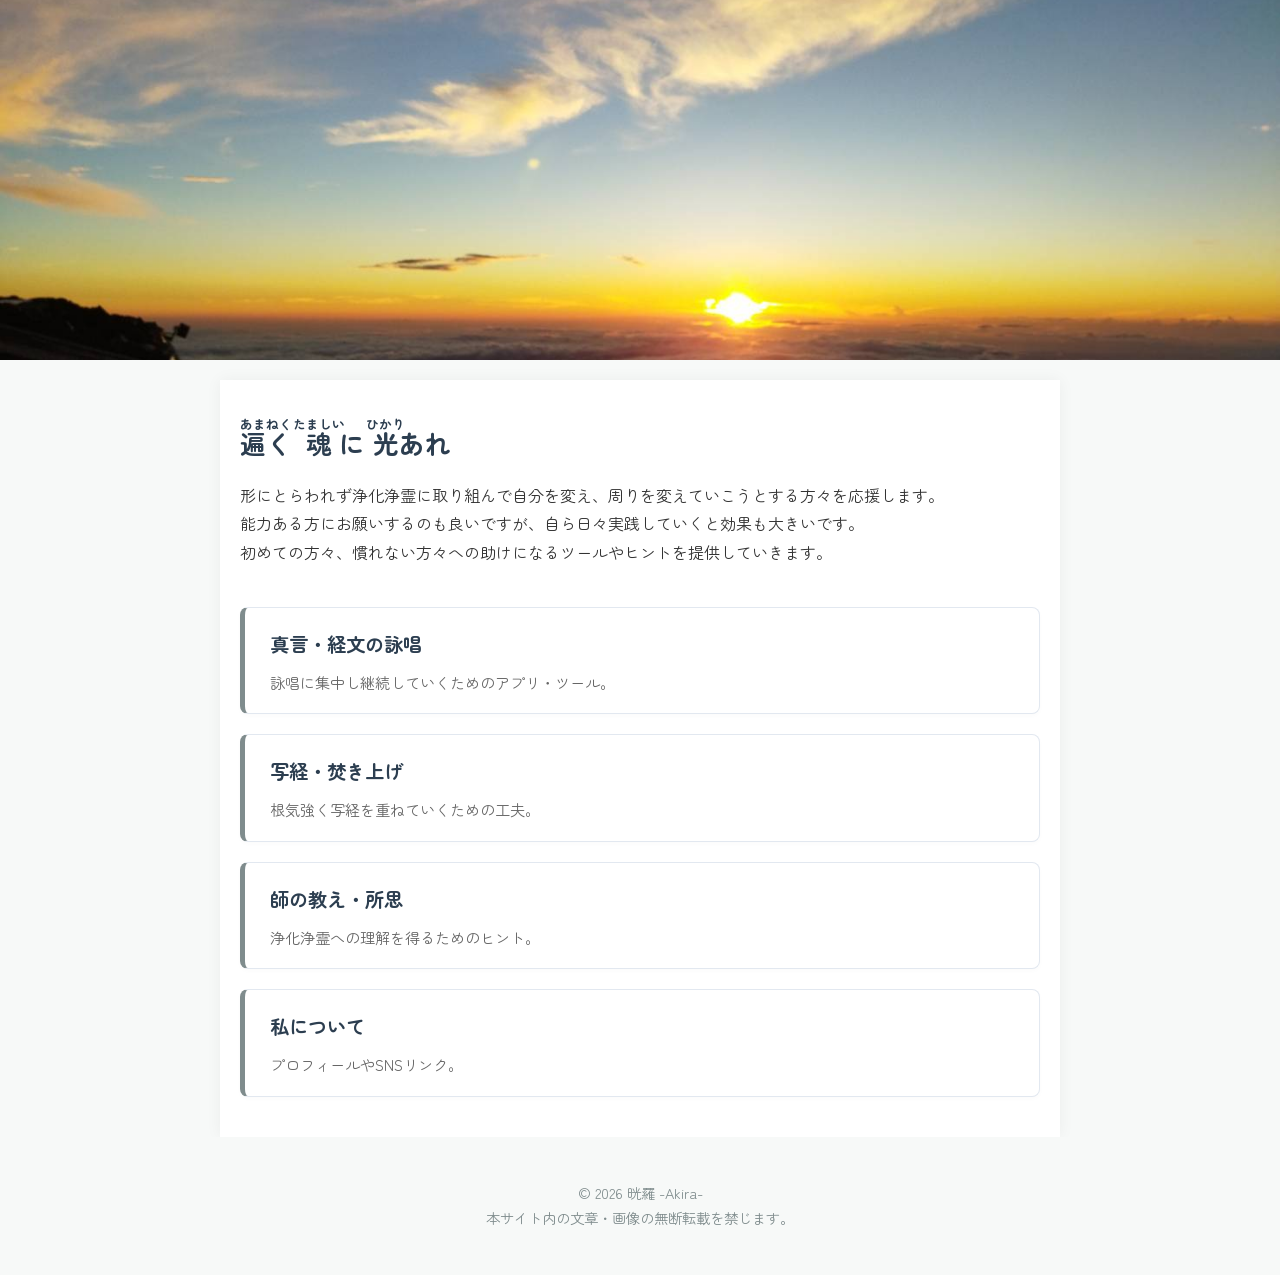
<file: index.html>
<!DOCTYPE html>
<html lang="ja">
<head>
  <meta charset="UTF-8">
  <meta name="viewport" content="width=device-width, initial-scale=1">
  <meta name="description" content="浄化・浄霊の実践を補助するツール、写経・読経のヒント、師の教えを紹介するサイトです。">
  <title>遍く魂に光あれ｜浄化・浄霊のヒントとツール</title>

  <!-- 1. アイコンを「絶対パス」に修正 -->
  <link rel="icon" type="image/png" sizes="512x512" href="https://akira-prayer.github.io/akira/images/icon-512.png">

  <!-- 2. サイト名を正しく表示させるための構造化データ（JSON-LD）とOGP -->
  <meta property="og:site_name" content="遍く魂に光あれ">
  <meta property="og:title" content="遍く魂に光あれ｜浄化・浄霊のヒントとツール">
  <meta property="og:type" content="website">
  <meta property="og:url" content="https://akira-prayer.github.io/akira/">
  <meta property="og:image" content="https://akira-prayer.github.io/akira/images/230817_sunrise_ogp.png">

  <script type="application/ld+json">
  {
    "@context": "https://schema.org",
    "@type": "WebSite",
    "name": "遍く魂に光あれ",
    "url": "https://akira-prayer.github.io/akira/"
  }
  </script>

  <!-- 3. Google Analytics タグの復活 -->
  <script async src="https://www.googletagmanager.com/gtag/js?id=G-W8LRPK054K"></script>
  <script>
    window.dataLayer = window.dataLayer || [];
    function gtag(){dataLayer.push(arguments);}
    gtag('js', new Date());
    gtag('config', 'G-W8LRPK054K');
  </script>

  <link rel="stylesheet" href="assets/css/style.css?v=1">
</head>
<body>
  <header>
    <img src="images/230817_sunrise.png" class="header-image" alt="朝焼けの空と浄化・浄霊を想起させるヘッダー画像">
  </header>

  <main class="container">
    <h1 style="border:none; margin-bottom: 15px; padding:0;">
      <ruby>遍く<rt>あまねく</rt></ruby>
      <ruby>魂<rt>たましい</rt></ruby>に
      <ruby>光<rt>ひかり</rt></ruby>あれ
    </h1>

    <p style="line-height: 1.8; margin-bottom: 30px;">
      形にとらわれず浄化浄霊に取り組んで自分を変え、周りを変えていこうとする方々を応援します。<br>
      能力ある方にお願いするのも良いですが、自ら日々実践していくと効果も大きいです。<br>
      初めての方々、慣れない方々への助けになるツールやヒントを提供していきます。
    </p>

    <div class="menu-list">
      <a href="eisho.html" class="menu-card">
        <h2>真言・経文の詠唱</h2>
        <p>詠唱に集中し継続していくためのアプリ・ツール。</p>
      </a>

      <a href="shakyo.html" class="menu-card">
        <h2>写経・焚き上げ</h2>
        <p>根気強く写経を重ねていくための工夫。</p>
      </a>

      <a href="teachings.html" class="menu-card">
        <h2>師の教え・所思</h2>
        <p>浄化浄霊への理解を得るためのヒント。</p>
      </a>

      <a href="profile.html" class="menu-card">
        <h2>私について</h2>
        <p>プロフィールやSNSリンク。</p>
      </a>
    </div>
  </main>

  <footer class="site-footer">
    <p>© 2026 晄羅 -Akira-<br>本サイト内の文章・画像の無断転載を禁じます。</p>
  </footer>
</body>
</html>
</file>
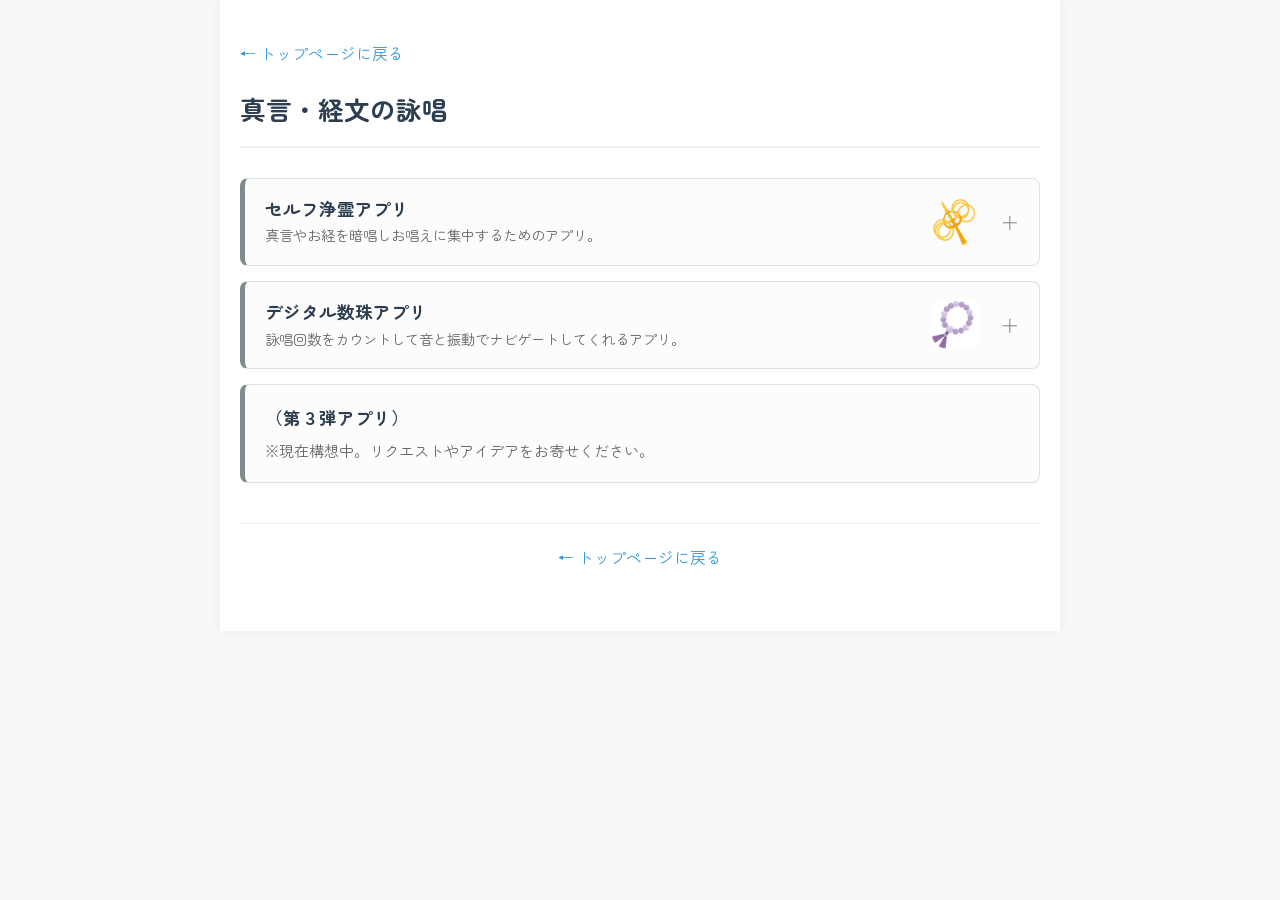
<file: eisho.html>
<!DOCTYPE html>
<html lang="ja">
<head>
  <meta charset="UTF-8">
  <meta name="viewport" content="width=device-width, initial-scale=1">
  <meta name="description" content="真言やお経を暗唱しお唱えに集中するためのアプリツールのご紹介。">
  <title>真言・経文の詠唱｜遍く魂に光あれ</title>
  <link rel="icon" type="image/png" sizes="512x512" href="images/icon-512.png">
  <link rel="stylesheet" href="assets/css/style.css?v=8">
</head>
<body>
  <div class="container">
    <div class="nav-links">
      <a href="index.html">← トップページに戻る</a>
    </div>

    <h1>真言・経文の詠唱</h1>

    <div class="content-wrapper">
      <!-- 1. セルフ浄霊アプリ -->
      <details class="topic-details">
        <summary>
          セルフ浄霊アプリ<br>
          <span style="font-size: 0.9rem; color: #666; font-weight: normal; display: inline-block; margin-top: 4px;">真言やお経を暗唱しお唱えに集中するためのアプリ。</span>
          <img src="images/icon_sj_512.png" alt="セルフ浄霊アプリ" class="summary-icon">
        </summary>
        <div class="topic-content">
          <p>真言やお経を暗記しお唱えに集中するスマホアプリです。自身の声で唱えて霊力を高め、穢れを浄化していきましょう。</p>
          <p>振ると錫杖、タップでおりんやティンシャの音が鳴ります。経典をタップすると、経文の一部が隠れて記憶を促す暗唱モードになります。音は浄霊師ジャスミン様より提供頂きました。師のお唱え動画も参考にしましょう。</p>

          <h4>アプリへのリンク</h4>
          <ul>
            <li><a href="https://akira-prayer.github.io/self-jyourei/index.html" target="_blank" rel="noopener noreferrer">Webアプリ（Android/iPhone対応）</a></li>
            <li><a href="https://github.com/akira-prayer/self-jyourei/releases/download/v2.0/self_jyourei_v2.0.apk">ネイティブアプリ（Android対応）</a></li>
          </ul>

          <h4>スクリーンショット</h4>
          <div class="screenshot-grid">
            <div class="screenshot-item"><img src="images/ss_sj_shake.jpg" alt="錫杖の画面"></div>
            <div class="screenshot-item"><img src="images/ss_sj_dialog.jpg" alt="ダイアログ画面"></div>
            <div class="screenshot-item"><img src="images/ss_sj_select.jpg" alt="選択画面"></div>
            <div class="screenshot-item"><img src="images/ss_sj_mantra.jpg" alt="真言画面"></div>
          </div>

          <h4>操作動画</h4>
          <div class="video-wrap">
            <iframe src="https://www.youtube.com/embed/kTawZvkA6JE" title="セルフ浄霊アプリ操作動画" allowfullscreen></iframe>
          </div>

          <h4>インストール方法</h4>
          
          <p><strong>【Webアプリの場合】</strong><br>
          <span style="font-size: 0.9rem; color: #666;">※ブラウザからスマホのホーム画面に追加して使います。</span></p>
          <ul>
            <li><strong>Android（Chrome）：</strong> 画面右上の「︙（メニュー）」をタップ ＞ ［ホーム画面に追加］ を選ぶ ＞ ［追加］をタップします。</li>
            <li><strong>iPhone（Safari）：</strong> 画面下の「□↑（共有ボタン）」をタップ ＞ 少し下にスクロールして ［ホーム画面に追加］ ＞ ［追加］をタップします。</li>
          </ul>

          <p style="margin-top: 20px;"><strong>【Androidネイティブアプリの場合】</strong></p>
          <p style="font-size: 0.9rem; background-color: #fff3f3; border-left: 4px solid #e74c3c; padding: 10px; margin-bottom: 15px;">
            ※Google Playストアを通さないため、スマホの防犯機能でいくつか「警告」が出ますが、以下の手順で安全にインストールできます。
          </p>
          <ol style="margin-bottom: 15px; padding-left: 25px; line-height: 1.8;">
            <li>上の「ネイティブアプリ」のリンクをタップします。</li>
            <li>「この種類のファイルはお使いのデバイスに悪影響を与える…」などの警告が出ても、<strong>「OK」や「ダウンロードを続行」</strong>を選んでください。</li>
            <li>ダウンロードが完了したら、そのファイル（...apk）をタップして開きます。</li>
            <li>「セキュリティ上の理由から…不明なアプリをインストールすることはできません」と出た場合は、<strong>「設定」</strong>をタップします。</li>
            <li><strong>「この提供元のアプリを許可」</strong>のスイッチをオン（色が付く状態）にします。</li>
            <li>スマホの「戻る」ボタンで一つ前の画面に戻り、<strong>「インストール」</strong>をタップすれば完了です。</li>
          </ol>
          <p style="font-size: 0.9rem; color: #666;">
            ※無事にインストールできた後は、安全のため手順5の「アプリを許可」のスイッチをオフに戻しておくことをお薦めします。
          </p>

          <h4>更新履歴</h4>
          <ul>
            <li>2026/02/01 : 十三仏真言に制限したWebAppをGitHubにてデプロイ。</li>
            <li>2026/03/14 : 3軸合成＋ゼロクロス検出仕様のAndroidApp.v2.0をGitHubReleasesにて公開。</li>
            <li>2026/09/26 : （お願い）アプリの改善に向けて、操作手順についてのご質問や、使ってみた感想など、お気軽に<a href="https://www.youtube.com/watch?v=kTawZvkA6JE#comments" target="_blank" rel="noopener noreferrer">こちらのコメント欄</a>へお寄せください。</li>
          </ul>

          <div style="text-align: right; margin-top: 30px;">
            <button class="close-btn" onclick="const d = this.closest('details'); d.open = false; d.scrollIntoView({behavior: 'smooth'});">
              ▲ 閉じて見出しに戻る
            </button>
          </div>
        </div>
      </details>

      <!-- 2. デジタル数珠アプリ -->
      <details class="topic-details">
        <summary>
          デジタル数珠アプリ<br>
          <span style="font-size: 0.9rem; color: #666; font-weight: normal; display: inline-block; margin-top: 4px;">詠唱回数をカウントして音と振動でナビゲートしてくれるアプリ。</span>
          <img src="images/icon_db_512.png" alt="デジタル数珠アプリ" class="summary-icon">
        </summary>
        <div class="topic-content">
          <p>真言の詠唱回数をカウントし音と振動でナビゲートしてくれるアプリです。ひとつの真言を沢山唱えて瞑想する際にも使えます。</p>
          <p>仏教徒アイテムの数珠（念珠）は、唱えながら指で珠を送って数えるためのツールですが、慣れないと集中力を取られてしまうのと、瞑想状態に浸ると出来にくいのが難点です。</p>
          <p>南アジアの国々には、万歩計の様なツールや、タップでカウントしてくれるアプリもありますが、ハンズフリーに拘って「声」を拾ってカウントするアプリを開発しました。</p>
          <p>追加機能として特別なアルゴリズムを実装し、声紋に霊力が検出されたら、背景画が七色に変化します。また声を出して詠唱出来ない場合は、画面のタップでもカウントが進み、回数をバイブで知る事が可能です。</p>

          <h4>アプリへのリンク</h4>
          <ul>
            <li><a href="https://github.com/akira-prayer/akira/releases/download/v1.0/Digital_Beads_v1.0.apk">ネイティブアプリ（Android対応）</a></li>
          </ul>
          <p>インストール後に、自身の声で各真言を記憶させる※のと、判定閾値を調整する必要がありますが、その手軽さを体験し、日々のお唱えに利用ください。</p>
          <p>※近年では音声認識してくれるツールが溢れていますが、英語や日本語などの音声モデルはあってもサンスクリット語のモデルは無いので、個々で登録が必要です。</p>
          
          <h4>スクリーンショット</h4>
          <div class="screenshot-grid">
            <div class="screenshot-item"><img src="images/ss_db_chant.jpg" alt="詠唱・瞑想画面"></div>
            <div class="screenshot-item"><img src="images/ss_db_select.jpg" alt="真言選択画面"></div>
            <div class="screenshot-item"><img src="images/ss_db_record.jpg" alt="声紋登録画面"></div>
            <div class="screenshot-item"><img src="images/ss_db_setting.jpg" alt="環境設定画面"></div>
          </div>

          <h4>操作動画</h4>
          <div class="video-wrap">
            <iframe src="https://www.youtube.com/embed/p1qwEPxcSuI" title="デジタル数珠アプリ操作動画" allowfullscreen></iframe>
          </div>

          <h4>インストール方法</h4>
          
          <p style="margin-top: 20px;"><strong>【Androidネイティブアプリの場合】</strong></p>
          <p style="font-size: 0.9rem; background-color: #fff3f3; border-left: 4px solid #e74c3c; padding: 10px; margin-bottom: 15px;">
            ※Google Playストアを通さないため、スマホの防犯機能でいくつか「警告」が出ますが、以下の手順で安全にインストールできます。
          </p>
          <ol style="margin-bottom: 15px; padding-left: 25px; line-height: 1.8;">
            <li>上の「ネイティブアプリ」のリンクをタップします。</li>
            <li>「この種類のファイルはお使いのデバイスに悪影響を与える…」などの警告が出ても、<strong>「OK」や「ダウンロードを続行」</strong>を選んでください。</li>
            <li>ダウンロードが完了したら、そのファイル（...apk）をタップして開きます。</li>
            <li>「セキュリティ上の理由から…不明なアプリをインストールすることはできません」と出た場合は、<strong>「設定」</strong>をタップします。</li>
            <li><strong>「この提供元のアプリを許可」</strong>のスイッチをオン（色が付く状態）にします。</li>
            <li>スマホの「戻る」ボタンで一つ前の画面に戻り、<strong>「インストール」</strong>をタップすれば完了です。</li>
          </ol>
          <p style="font-size: 0.9rem; color: #666;">
            ※無事にインストールできた後は、安全のため手順5の「アプリを許可」のスイッチをオフに戻しておくことをお薦めします。
          </p>

          <h4>更新履歴</h4>
          <ul>
            <li>2026/10/03 : v1.0 をGitHubReleasesにて公開。<br>
              本アプリは音声認識に演算処理が必要でandroid用ネイティブアプリのみの提供です。タップカウント機能だけであればWebアプリ形式の提供も可能ですのでリクエストをお寄せください。</li>
            <li>2026/10/03 : （お願い）諸事情で私一人のデバッグと検証しか出来ていません。アプリの改善に向けて、操作手順についてのご質問や、使ってみた感想など、お気軽に<a href="https://www.youtube.com/watch?v=p1qwEPxcSuI#comments" target="_blank" rel="noopener noreferrer">こちらのコメント欄</a>へお寄せください。</li>
          </ul>

          <div style="text-align: right; margin-top: 30px;">
            <button class="close-btn" onclick="const d = this.closest('details'); d.open = false; d.scrollIntoView({behavior: 'smooth'});">
              ▲ 閉じて見出しに戻る
            </button>
          </div>
        </div>
      </details>

      <!-- 3. 第3弾アプリ -->
      <div class="static-card">
        <h2>（第３弾アプリ）</h2>
        <p>※現在構想中。リクエストやアイデアをお寄せください。</p>
      </div>
    </div>

    <div class="nav-links center">
      <a href="index.html">← トップページに戻る</a>
    </div>
  </div>
</body>
</html>
</file>
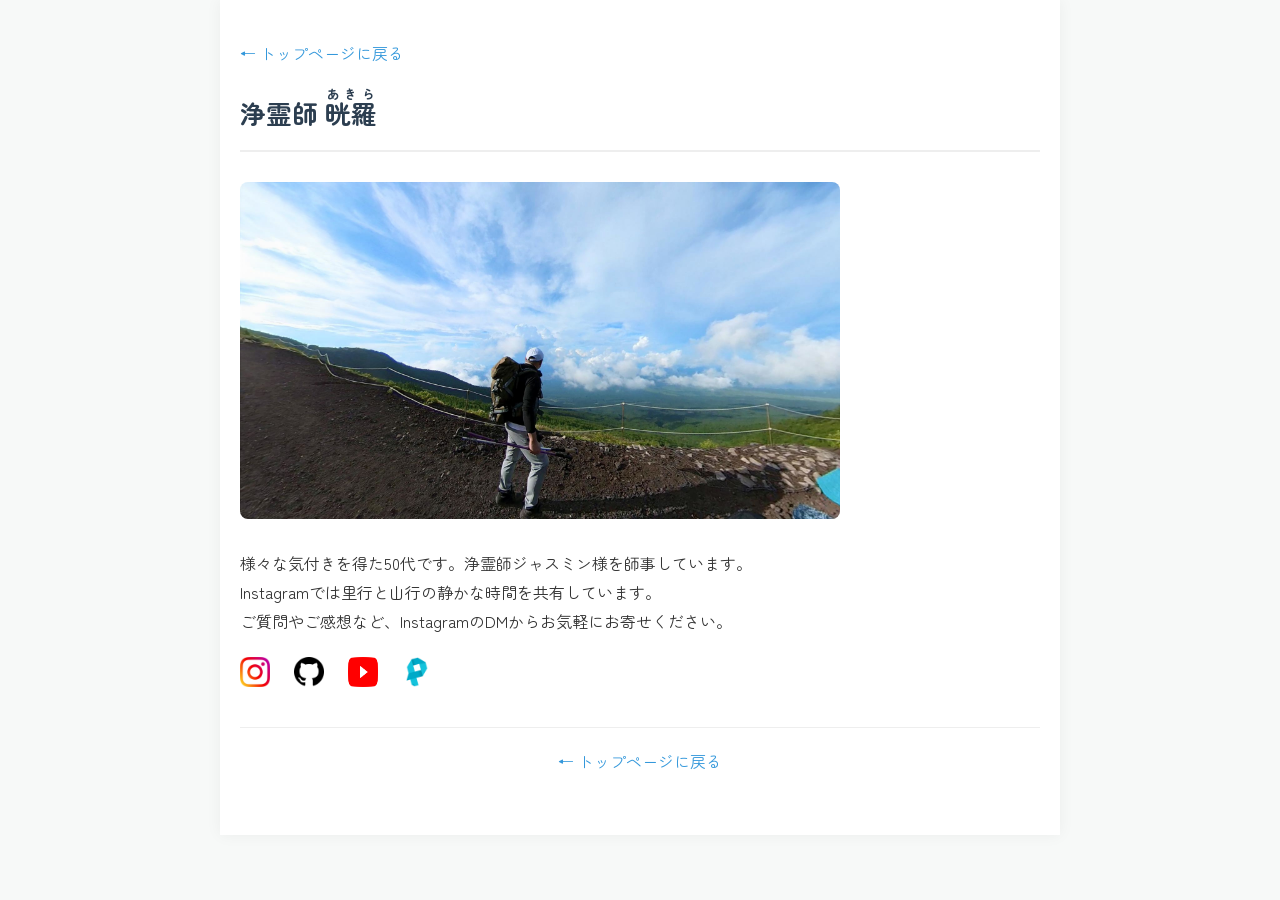
<file: profile.html>
<!DOCTYPE html>
<html lang="ja">
<head>
  <meta charset="UTF-8">
  <meta name="viewport" content="width=device-width, initial-scale=1">
  <meta name="description" content="浄霊師 晄羅（あきら）のプロフィールとSNSリンクのご紹介。">
  <title>私について｜浄霊師 晄羅（あきら）</title>
  <link rel="icon" type="image/png" sizes="512x512" href="images/icon-512.png">
  <!-- キャッシュクリアの裏技（?v=1）を入れています -->
  <link rel="stylesheet" href="assets/css/style.css?v=1">
</head>
<body>
  <div class="container">
    <div class="nav-links">
      <a href="index.html">← トップページに戻る</a>
    </div>
    
    <!-- 見出しを写真の上に移動し、h1タグに変更。他のページとデザイン（左寄せ・下線）を統一しました。 -->
    <h1>浄霊師 <ruby>晄羅<rt>あきら</rt></ruby></h1>
    
    <!-- 写真の配置も左寄せに揃えました -->
    <img src="images/profile_akira.jpg" alt="浄霊師 晄羅のプロフィール写真" style="width:100%; max-width:600px; display:block; margin: 0 0 30px 0; object-fit:cover; border-radius: 8px;">
    
    <!-- 文章を中央に制限していた余分な設定を外し、自然な左寄せにしています -->
    <p style="line-height: 1.8;">
      様々な気付きを得た50代です。浄霊師ジャスミン様を師事しています。<br>
      Instagramでは里行と山行の静かな時間を共有しています。<br>
      ご質問やご感想など、InstagramのDMからお気軽にお寄せください。
    </p>

    <div class="sns-icons">
      <!-- Instagram -->
      <a href="https://www.instagram.com/akira.prayer/" target="_blank" rel="noopener noreferrer">
        <img src="images/icon-insta.png" alt="Instagram" class="sns-icon">
      </a>
      
      <!-- GitHub -->
      <a href="https://akira-prayer.github.io/akira/" target="_blank" rel="noopener noreferrer">
        <img src="images/icon-github.png" alt="GitHub" class="sns-icon">
      </a>
      
      <!-- YouTube -->
      <a href="https://www.youtube.com/channel/UCmcGxv92C6vZDXXMOcm1wXQ" target="_blank" rel="noopener noreferrer">
        <img src="images/icon-youtube.png" alt="YouTube" class="sns-icon">
      </a>
      
      <!-- ペライチ -->
      <a href="https://akira-prayer.hp.peraichi.com/main/" target="_blank" rel="noopener noreferrer">
        <img src="images/icon-peraichi.png" alt="Peraichi" class="sns-icon">
      </a>
    </div>

    <div class="nav-links center">
      <a href="index.html">← トップページに戻る</a>
    </div>
  </div>
</body>
</html>
</file>
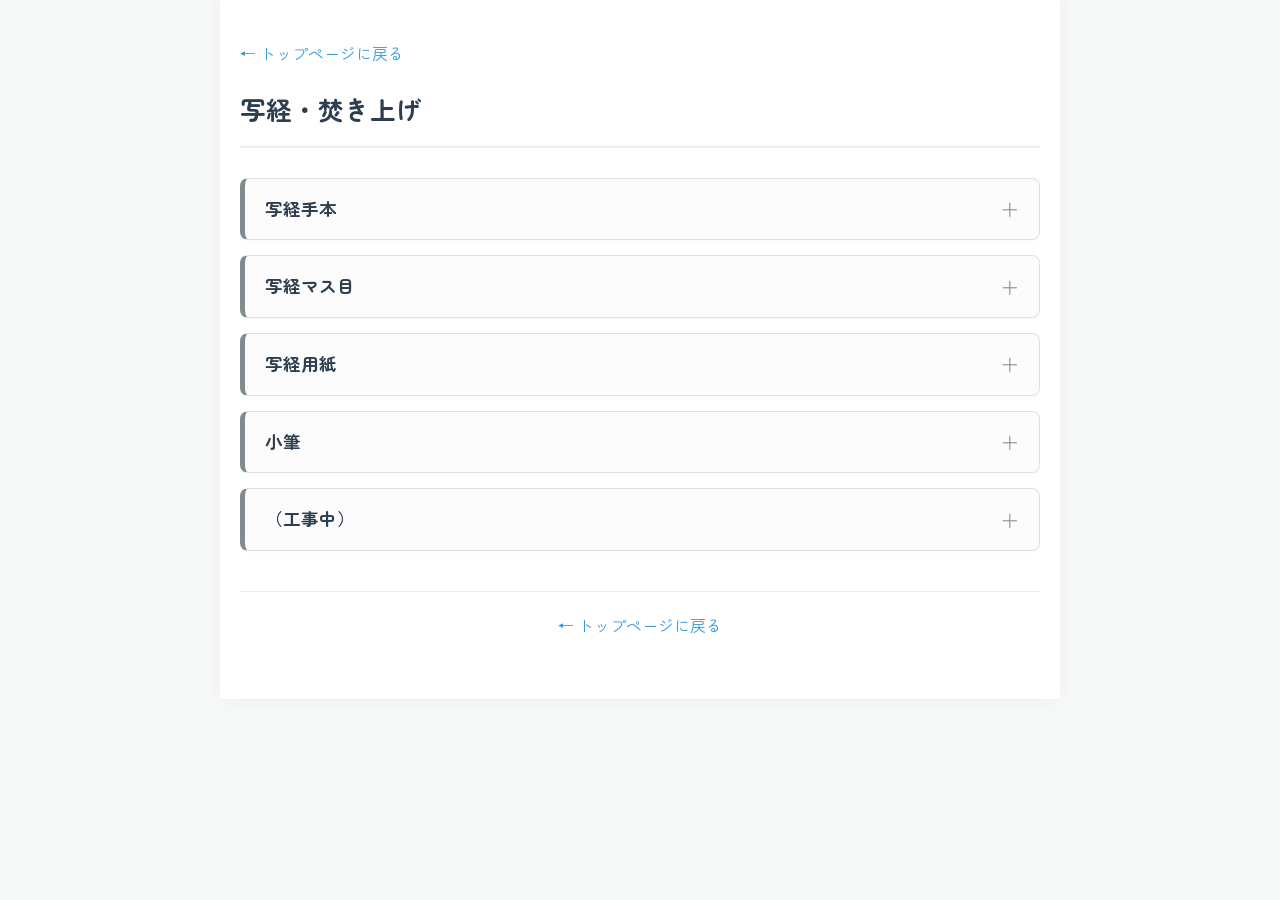
<file: shakyo.html>
<!DOCTYPE html>
<html lang="ja">
<head>
  <meta charset="UTF-8">
  <meta name="viewport" content="width=device-width, initial-scale=1">
  <meta name="description" content="写経を根気強く続けるためのヒント。大きくて書きやすい写経手本や、無料でダウンロードできる写経用のマス目PDFを提供しています。">
  <title>写経・焚き上げ｜遍く魂に光あれ</title>
  <link rel="icon" type="image/png" sizes="512x512" href="images/icon-512.png">
  <link rel="stylesheet" href="assets/css/style.css">
</head>
<body>
  <div class="container">
    <div class="nav-links">
      <a href="index.html">← トップページに戻る</a>
    </div>

    <h1>写経・焚き上げ</h1>

    <div class="content-wrapper">

      <details class="topic-details">
        <summary>写経手本</summary>
        <div class="topic-content">
          <p>師が公開している写経手本は、巷にある手本よりも文字が大きく勢いがあって書き易いです。</p>
          <p>写経はキレイに書く事がゴールではなく、文字や意味を内面に浸透させるものだと感じます。先ずはなぞり書きから始める事をお薦めします。</p>
          <p style="margin-left: 20px; margin-top:20px;">
            <a href="https://peraichi.com/user_files/download/6166e940-bf08-47bb-8f06-26950a000ac3" target="_blank" rel="noopener noreferrer">
              <img src="images/syakyo_tehon.png" alt="写経手本サムネイル" style="width:160px; border:1px solid #ddd; border-radius:4px;">
            </a>
          </p>
          <p style="margin-left: 20px;">
            <a href="https://peraichi.com/user_files/download/6166e940-bf08-47bb-8f06-26950a000ac3" target="_blank" rel="noopener noreferrer">▶ 師の写経手本（無料ダウンロード）</a>
          </p>
          <div style="text-align: right; margin-top: 20px;">
            <button class="close-btn" onclick="const d = this.closest('details'); d.open = false; d.scrollIntoView({behavior: 'smooth'});">▲ 閉じて見出しに戻る</button>
          </div>
        </div>
      </details>

      <details class="topic-details">
        <summary>写経マス目</summary>
        <div class="topic-content">
          <p>なぞり書きに慣れてくると、雑念が湧いてくる事もあります。集中せず他所事を考えながら手を動かしてしまう事もあります。</p>
          <p>そんな時は意図的になぞり書きを止め、唱えながら書いてみましょう。自身の集中度のバロメータにもなります。</p>
          <p>上記お手本用の空白のマス目を準備しましたので、下敷きに活用ください。</p>
          <p style="margin-left: 20px; margin-top:20px;">
            <a href="images/syakyou_masume.pdf" target="_blank" rel="noopener noreferrer">
              <img src="images/syakyo_masume.png" alt="写経マス目サムネイル" style="width:160px; border:1px solid #ddd; border-radius:4px;">
            </a>
          </p>
          <p style="margin-left: 20px;">
            <a href="images/syakyou_masume.pdf" target="_blank" rel="noopener noreferrer">▶ 写経マス目PDF（無料ダウンロード）</a>
          </p>
          <div style="text-align: right; margin-top: 20px;">
            <button class="close-btn" onclick="const d = this.closest('details'); d.open = false; d.scrollIntoView({behavior: 'smooth'});">▲ 閉じて見出しに戻る</button>
          </div>
        </div>
      </details>

      <details class="topic-details">
        <summary>写経用紙</summary>
        <div class="topic-content">
          <p>紙は使い慣れれば何でも良いと思いますが、私は1枚20円程度の写経用紙を使っています。習字半紙よりも大きいので大きな文字を書けること、裏へ滲んで手本を汚すこともありません。</p>
          <p>前述の手本はA3サイズで印刷すれば丁度良いです。</p>
          <p style="margin-top:20px;">
            <a href="https://www.amazon.co.jp/%E4%BA%AC%E3%81%AE%E8%B1%A1-%E5%86%99%E7%B5%8C%E7%94%A8%E7%B4%99-%E6%89%8B%E6%9C%AC%E4%BB%98%E5%86%99%E7%B5%8C%E3%82%BB%E3%83%83%E3%83%88-%E7%99%92%E3%81%99%E5%92%8C%E7%B4%99-5-208/dp/B017QMQFD0" target="_blank" rel="noopener noreferrer">
              ▶ 京の象 癒す和紙 無地 50枚綴（Amazon）
            </a>
          </p>
          <div style="text-align: right; margin-top: 20px;">
            <button class="close-btn" onclick="const d = this.closest('details'); d.open = false; d.scrollIntoView({behavior: 'smooth'});">▲ 閉じて見出しに戻る</button>
          </div>
        </div>
      </details>

      <details class="topic-details">
        <summary>小筆</summary>
        <div class="topic-content">
          <p>私も当初は巷の写経手本を利用していた為、キレイな書体をなぞるのに苦労し、様々な筆を試しては慣れずにいました。</p>
          <p>ですが師の手本に代えて以降、筆に気を遣う必要はなくなりました。100円均一の筆を愛用中です。</p>
          <p style="margin-top:20px; font-weight:bold; color:#555;">
            Seria 学校書写用 毛筆 細筆（白毛）百十円
          </p>
          <div style="text-align: right; margin-top: 20px;">
            <button class="close-btn" onclick="const d = this.closest('details'); d.open = false; d.scrollIntoView({behavior: 'smooth'});">▲ 閉じて見出しに戻る</button>
          </div>
        </div>
      </details>

      <details class="topic-details">
        <summary>（工事中）</summary>
        <div class="topic-content">
          <p>（工事中）</p>
          <div style="text-align: right; margin-top: 20px;">
            <button class="close-btn" onclick="const d = this.closest('details'); d.open = false; d.scrollIntoView({behavior: 'smooth'});">▲ 閉じて見出しに戻る</button>
          </div>
        </div>
      </details>

    </div>

    <div class="nav-links center">
      <a href="index.html">← トップページに戻る</a>
    </div>
  </div>
</body>
</html>
</file>
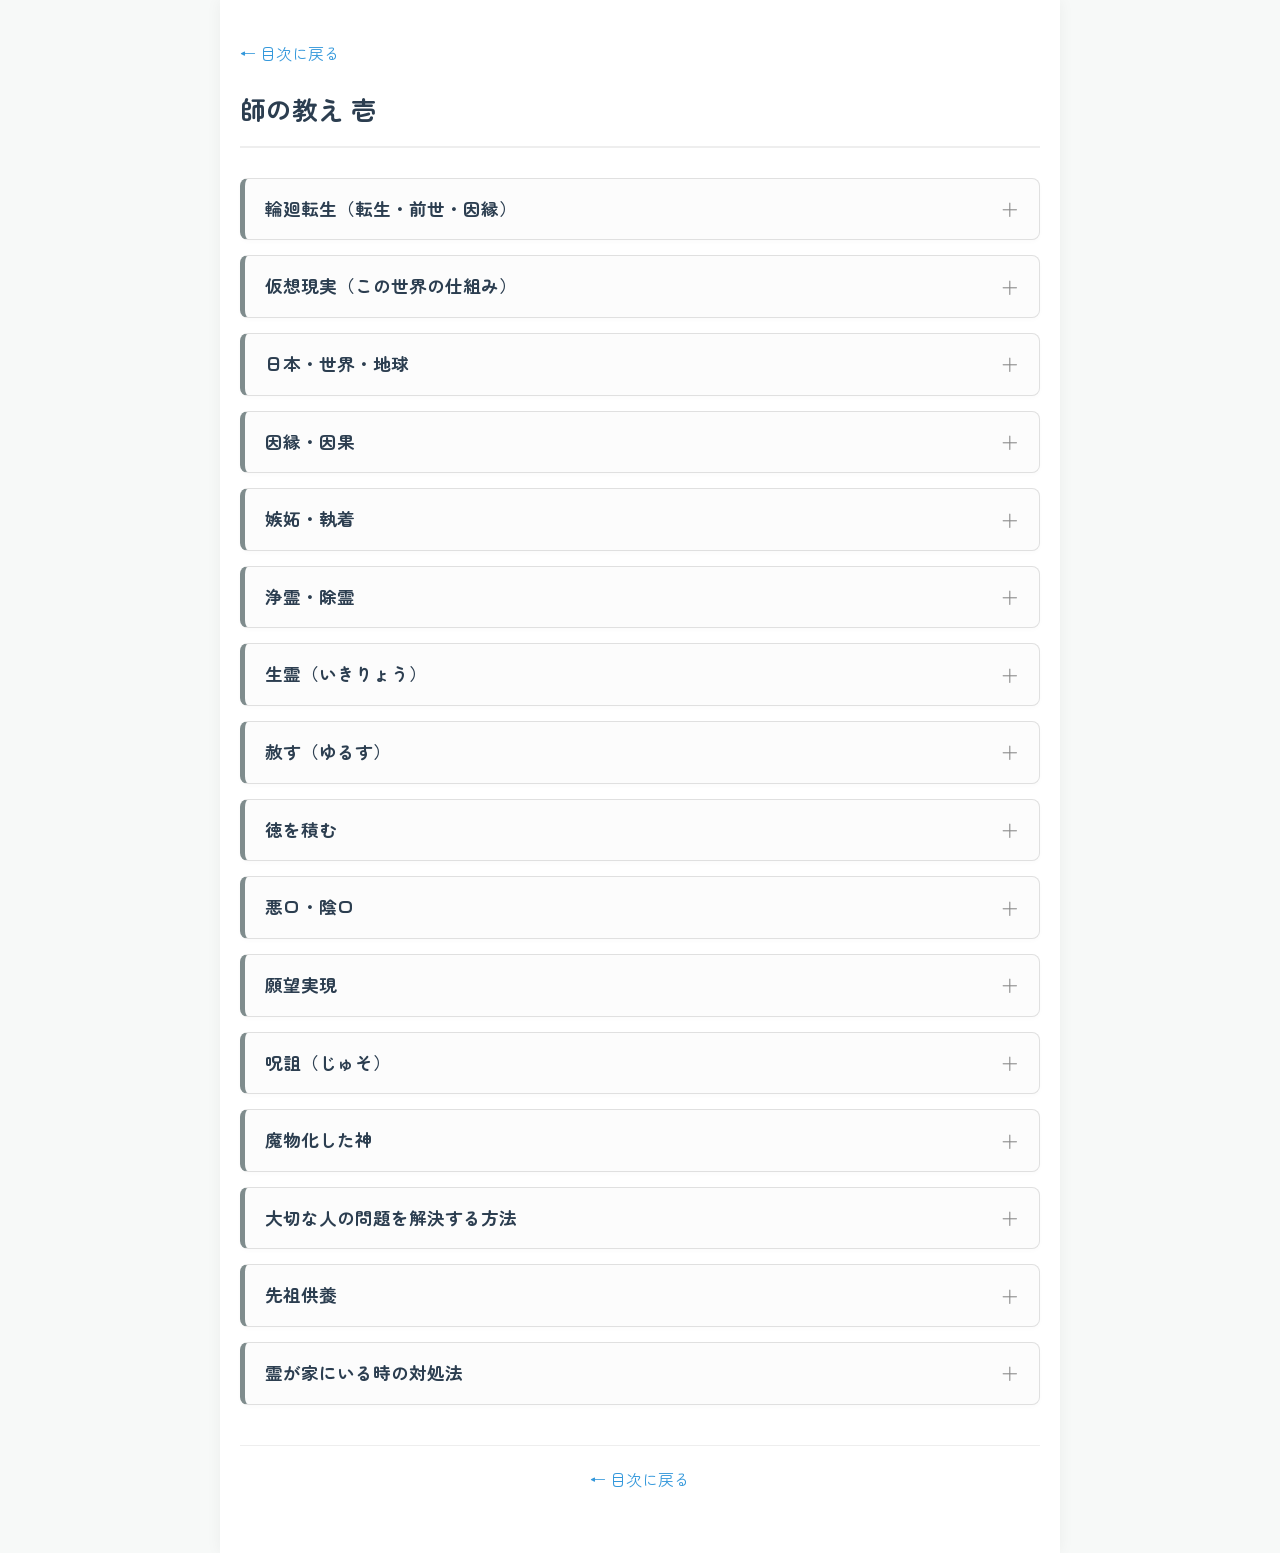
<file: teaching1.html>
<!DOCTYPE html>
<html lang="ja">
<head>
  <meta charset="UTF-8">
  <meta name="viewport" content="width=device-width, initial-scale=1">
  <meta name="description" content="浄化浄霊に関する師の教え 壱。">
  <title>師の教え 壱｜遍く魂に光あれ</title>
  <link rel="icon" type="image/png" sizes="512x512" href="images/icon-512.png">
  <link rel="stylesheet" href="assets/css/style.css">
</head>
<body>
  <div class="container">
    <div class="nav-links">
      <a href="teachings.html">← 目次に戻る</a>
    </div>

    <h1>師の教え 壱</h1>
    
    <div class="content-wrapper">

      <details class="topic-details" id="reincarnation">
        <summary>輪廻転生（転生・前世・因縁）</summary>
        <div class="topic-content">
          <section>
            <h3>■ 輪廻転生の基本構造</h3>
            <ul>
              <li>人は何千回以上生まれ変わっている。</li>
              <li>転生は「魂の学び」を進めるために繰り返される。</li>
              <li>前世の記憶は“学びを難しくするため”に消されて生まれてくる。</li>
              <li>魂は肉体を離れても存在し続け、次の人生へ移行する。</li>
            </ul>
          </section>
          <section>
            <h3>■ 前世の課題は今世に持ち越される</h3>
            <ul>
              <li>前世で解決できなかった問題・因縁は今世に再び現れる。</li>
              <li>人間関係のトラブルは100％前世の因縁が原因。</li>
              <li>前世で敵対していた相手と今世で再会することが多い。</li>
              <li>加害者と被害者の立場は転生で入れ替わる。</li>
            </ul>
          </section>
          <section>
            <h3>■ 被害者・加害者の立場は入れ替わる</h3>
            <ul>
              <li>魂は両方の立場を経験する必要がある。</li>
              <li>暴力を振るった人 → 次の人生で暴力を受ける。</li>
              <li>いじめた人 → 次の人生でいじめられる。</li>
              <li>善悪ではなく「体験による学び」が目的。</li>
            </ul>
          </section>
          <section>
            <h3>■ 因縁を終わらせる方法</h3>
            <ul>
              <li>因縁は前世の浄化によって解消できる。</li>
              <li>相手の前世と自分の前世を浄化する。</li>
              <li>「相手の幸せを祈れる状態」になると完全に終わる。</li>
              <li>因縁が終わると現実の問題も自然に消える。</li>
            </ul>
          </section>
          <section>
            <h3>■ 転生の中での役割の変化</h3>
            <ul>
              <li>因縁を解消する段階</li>
              <li>他者を浄化する段階</li>
              <li>教え導く段階</li>
              <li>神や魔の浄化を担う段階</li>
            </ul>
          </section>
          <section>
            <h3>■ 苦しい人生を選んで生まれてくる魂</h3>
            <ul>
              <li>今世が特に苦しい人は霊力が高い。</li>
              <li>難しい課題を自分で設定して生まれてきている。</li>
              <li>「プロの浄化者」になれる素質を持つ。</li>
            </ul>
          </section>
          <section>
            <h3>■ 転生しない魂も存在する</h3>
            <ul>
              <li>修行が最終段階まで進むと転生を選ばなくなる。</li>
              <li>転生しているのは「まだ学ぶべき課題がある」サイン。</li>
            </ul>
          </section>
          <section>
            <h3>■ 地球と連動して転生する魂</h3>
            <ul>
              <li>地球全体の浄化を担うために転生する魂がある。</li>
              <li>その人たちは非常に苦しい人生を歩むことが多い。</li>
            </ul>
          </section>
          <section>
            <h3>■ 前世の呪詛（術）も転生に影響する</h3>
            <ul>
              <li>古代中国・平安時代・東南アジアなどの呪詛が現世にコピーされる。</li>
              <li>頭痛・胸の違和感・内臓の不調・人間関係の問題として現れる。</li>
              <li>前世の浄化で解消できる。</li>
            </ul>
          </section>
          <section>
            <h3>■ 転生は「学びの連続」</h3>
            <ul>
              <li>魂は何度も生まれ変わり、因縁・感情・体験・愛・許しを学び続ける。</li>
              <li>すべての転生は「魂の成長のため」に設計されている。</li>
            </ul>
          </section>
          <div style="text-align: right; margin-top: 20px;">
            <button class="close-btn" onclick="const d = this.closest('details'); d.open = false; d.scrollIntoView({behavior: 'smooth'});">▲ 閉じて見出しに戻る</button>
          </div>
        </div>
      </details>

      <details class="topic-details">
        <summary>仮想現実（この世界の仕組み）</summary>
        <div class="topic-content">
          <section>
            <h3>■ この世界は“仮想現実”のような構造になっている</h3>
            <ul>
              <li>私たちの現実は、魂の学びのために設計された仮想空間のようなもの。</li>
              <li>肉体はアバターであり、魂が本体。</li>
              <li>現実は「魂の成長に必要な課題」が反映される仕組み。</li>
              <li>物質世界は体験の場であり、魂は別次元に存在している。</li>
            </ul>
          </section>
          <section>
            <h3>■ 現実は“魂の状態”によって変化する</h3>
            <ul>
              <li>現実は固定されたものではなく、魂の波動・因縁・感情で変わる。</li>
              <li>波動が高いと現実が軽く明るくなる。</li>
              <li>波動が低いと現実が重く苦しくなる。</li>
              <li>現実は「内側の状態の投影」。</li>
            </ul>
          </section>
          <section>
            <h3>■ 仮想現実の目的は“魂の学び”</h3>
            <ul>
              <li>苦しみ・喜び・愛・許しなどを体験するためにこの世界に入っている。</li>
              <li>因縁を解消し、魂を成長させるための修行の場。</li>
              <li>前世で終わらなかった課題を今世で再び体験する。</li>
              <li>すべての出来事は「学びのために設計されている」。</li>
            </ul>
          </section>
          <section>
            <h3>■ 人間関係は“シナリオ”として組まれている</h3>
            <ul>
              <li>家族・恋人・職場の人は、前世からの因縁によって配置されている。</li>
              <li>出会う人は偶然ではなく、魂同士の約束。</li>
              <li>苦しい関係ほど前世の因縁が深い。</li>
              <li>加害者・被害者の役割は学びのために設定されている。</li>
            </ul>
          </section>
          <section>
            <h3>■ 現実は“自分の波動”で書き換わる</h3>
            <ul>
              <li>外側を変えるのではなく、内側を整えることで現実が変わる。</li>
              <li>波動が上がると、同じ現実でも見え方が変わる。</li>
              <li>感謝・祈り・浄化で波動を整えると、現実が自然に好転する。</li>
            </ul>
          </section>
          <section>
            <h3>■ 仮想現実は“複数のレイヤー”で構成されている</h3>
            <ul>
              <li>物質世界（3次元）</li>
              <li>霊的世界（4〜5次元）</li>
              <li>魂の世界（さらに上位の次元）</li>
              <li>私たちは複数の次元を同時に生きているが、肉体の視点では見えないだけ。</li>
              <li>浄化が進むと、上位レイヤーの影響を感じやすくなる。</li>
            </ul>
          </section>
          <section>
            <h3>■ この世界は“自分の意識が作っている”</h3>
            <ul>
              <li>意識が現実を選択し、体験を引き寄せる。</li>
              <li>恐れの意識 → 恐れの現実。</li>
              <li>感謝の意識 → 豊かな現実。</li>
              <li>意識の方向性が仮想現実の“ステージ”を変える。</li>
            </ul>
          </section>
          <section>
            <h3>■ 苦しい現実は“罰”ではなく“課題”</h3>
            <ul>
              <li>苦しみは罰ではなく、魂が成長するための課題。</li>
              <li>因縁が強いほど、現実に強く反映される。</li>
              <li>浄化が進むと、同じ現実でも苦しみが消える。</li>
            </ul>
          </section>
          <section>
            <h3>■ 仮想現実は“自分で選んで入ってきている”</h3>
            <ul>
              <li>魂は生まれる前に、家族・人間関係・人生のテーマ・因縁の解消を決めて転生する。</li>
              <li>苦しい人生を選んだ魂ほど、霊力が高く使命が大きい。</li>
            </ul>
          </section>
          <section>
            <h3>■ 仮想現実から“卒業”する魂もある</h3>
            <ul>
              <li>因縁を解消し学びを終えた魂は転生を選ばなくなる。</li>
              <li>転生を続けているということは、まだ学びがあるというサイン。</li>
              <li>仮想現実は“学びの期間限定の世界”。</li>
            </ul>
          </section>
          <div style="text-align: right; margin-top: 20px;">
            <button class="close-btn" onclick="const d = this.closest('details'); d.open = false; d.scrollIntoView({behavior: 'smooth'});">▲ 閉じて見出しに戻る</button>
          </div>
        </div>
      </details>

      <details class="topic-details">
        <summary>日本・世界・地球</summary>
        <div class="topic-content">
          <section>
            <h3>■ 日本は“特別な役割”を持つ国</h3>
            <ul>
              <li>日本は世界の中でも波動が高い土地。</li>
              <li>古代から神々が多く宿る霊的な中心地。</li>
              <li>世界の浄化が進む時、日本が要（かなめ）になる。</li>
              <li>日本人は前世で神・巫女・祈祷師だった魂が多い。</li>
              <li>日本の祈りは世界に広がりやすい。</li>
            </ul>
          </section>
          <section>
            <h3>■ 世界は“浄化の時代”に入っている</h3>
            <ul>
              <li>争い・災害・混乱が増えるのは浄化のプロセス。</li>
              <li>古い価値観が崩れ、新しい時代へ移行している。</li>
              <li>個人の浄化が進むほど世界の浄化も進む。</li>
              <li>世界の混乱は悪ではなく、必要な変化。</li>
            </ul>
          </section>
          <section>
            <h3>■ 地球は“魂の学びの場”</h3>
            <ul>
              <li>地球は魂が成長するための学校。</li>
              <li>苦しみ・愛・許し・因縁の解消を体験する場所。</li>
              <li>多くの魂が転生を繰り返す特別な星。</li>
              <li>地球自体も意識を持ち、成長している。</li>
            </ul>
          </section>
          <section>
            <h3>■ 地球の波動が上がっている</h3>
            <ul>
              <li>地球全体の波動が上昇している。</li>
              <li>低い波動（怒り・嫉妬・争い）は表に出やすくなる。</li>
              <li>波動が上がると隠れていた因縁が浮上する。</li>
              <li>個人の浄化が地球の波動上昇に貢献する。</li>
            </ul>
          </section>
          <section>
            <h3>■ 日本人の使命</h3>
            <ul>
              <li>祈り・浄化・調和を世界に広げる役目。</li>
              <li>家系・土地・前世の因縁を浄化すると地球全体が軽くなる。</li>
              <li>日本人の祈りは世界を癒す力を持つ。</li>
              <li>日本は光の中心として世界のバランスを保つ。</li>
            </ul>
          </section>
          <section>
            <h3>■ 世界の問題は“人類全体の因縁”</h3>
            <ul>
              <li>戦争・争い・分断は過去世からの因縁が集団で噴き出している。</li>
              <li>国同士の対立は魂同士の前世の因縁の延長。</li>
              <li>世界の問題は個人の浄化によっても軽くなる。</li>
            </ul>
          </section>
          <section>
            <h3>■ 地球の未来は“個人の波動”に左右される</h3>
            <ul>
              <li>一人ひとりの波動が地球全体に影響する。</li>
              <li>感謝・祈り・優しさは地球の波動を上げる。</li>
              <li>怒り・憎しみ・争いは地球の波動を下げる。</li>
              <li>個人の祈りが地球の未来を変える。</li>
            </ul>
          </section>
          <section>
            <h3>■ 日本・世界・地球は“つながっている”</h3>
            <ul>
              <li>日本の浄化は世界の浄化につながる。</li>
              <li>世界の混乱は地球の浄化プロセス。</li>
              <li>地球の波動上昇は個人の覚醒を促す。</li>
              <li>すべては循環し、影響し合っている。</li>
            </ul>
          </section>
          <section>
            <h3>■ 祈りは地球を癒す最も強い方法</h3>
            <ul>
              <li>日本からの祈りは世界に広がる。</li>
              <li>地球の平和を祈ると地球の波動が上がる。</li>
              <li>祈りは国境を超え、世界の浄化を加速させる。</li>
            </ul>
          </section>
          <div style="text-align: right; margin-top: 20px;">
            <button class="close-btn" onclick="const d = this.closest('details'); d.open = false; d.scrollIntoView({behavior: 'smooth'});">▲ 閉じて見出しに戻る</button>
          </div>
        </div>
      </details>

      <details class="topic-details">
        <summary>因縁・因果</summary>
        <div class="topic-content">
          <section>
            <h3>■ 因縁・因果の基本構造</h3>
            <ul>
              <li>因縁＝前世から持ち越した関係性・感情・出来事。</li>
              <li>因果＝その因縁が今世の現実として現れる結果。</li>
              <li>今世の問題は偶然ではなく、前世の因縁が原因。</li>
            </ul>
          </section>
          <section>
            <h3>■ 今世の被害者・加害者関係は前世が100％原因</h3>
            <ul>
              <li>被害者は前世で加害者だった可能性が高い。</li>
              <li>加害者は前世で被害者だった可能性が高い。</li>
              <li>罰ではなく、両方の立場を経験するための学び。</li>
            </ul>
          </section>
          <section>
            <h3>■ 前世の記憶が消されている理由</h3>
            <ul>
              <li>記憶が残っていたら学びが簡単になりすぎるため。</li>
              <li>魂の成長のため、あえて記憶を消して生まれてくる。</li>
            </ul>
          </section>
          <section>
            <h3>■ 因縁は“人間関係”として最も強く現れる</h3>
            <ul>
              <li>家族・親子・兄弟・夫婦・職場などに現れやすい。</li>
              <li>前世で敵だった相手が今世で家族になることも多い。</li>
            </ul>
          </section>
          <section>
            <h3>■ 因縁を終わらせる方法は「前世の浄化」</h3>
            <ul>
              <li>相手の前世と自分の前世を浄化する。</li>
              <li>「相手の幸せを祈れる状態」になると完全に終わる。</li>
              <li>因縁が終わると現実の問題も自然に消える。</li>
            </ul>
          </section>
          <section>
            <h3>■ 因縁が強いほど今世の苦しみも強い</h3>
            <ul>
              <li>苦しい人ほど前世の因縁が強い。</li>
              <li>霊力が高く、難しい課題を設定して生まれてきている。</li>
            </ul>
          </section>
          <section>
            <h3>■ 因果は今の感情・思考でも作られる</h3>
            <ul>
              <li>嫉妬・怒り・恨み・執着は新たな因果を作る。</li>
              <li>感謝・祈り・浄化は良い因果を作り、未来を変える。</li>
            </ul>
          </section>
          <section>
            <h3>■ 因縁は“繰り返す”が終わらせることもできる</h3>
            <ul>
              <li>前世で終わらなかった因縁は来世に持ち越される。</li>
              <li>今世で終わらせれば来世では繰り返さない。</li>
            </ul>
          </section>
          <section>
            <h3>■ 因縁が深い人は浄化の回数が多く必要</h3>
            <ul>
              <li>転生回数が多いほど因縁も複雑。</li>
              <li>何度も浄化を重ねることで少しずつほどけていく。</li>
            </ul>
          </section>
          <section>
            <h3>■ 因縁を超えた魂は次の段階へ進む</h3>
            <ul>
              <li>他者の浄化</li>
              <li>教え導く</li>
              <li>神や魔の浄化</li>
            </ul>
          </section>
          <section>
            <h3>■ 因縁は“苦しみ”ではなく“学び”</h3>
            <ul>
              <li>因縁は罰ではなく、魂が成長するための課題。</li>
              <li>苦しみの中に必ず意味がある。</li>
              <li>浄化と感謝によって魂は大きく成長する。</li>
            </ul>
          </section>
          <div style="text-align: right; margin-top: 20px;">
            <button class="close-btn" onclick="const d = this.closest('details'); d.open = false; d.scrollIntoView({behavior: 'smooth'});">▲ 閉じて見出しに戻る</button>
          </div>
        </div>
      </details>

      <details class="topic-details">
        <summary>嫉妬・執着</summary>
        <div class="topic-content">
          <section>
            <h3>■ 嫉妬心・執着心は「前世の因縁」から生まれる</h3>
            <ul>
              <li>嫉妬や執着は今世だけの感情ではなく、前世の経験・不足感・因縁が原因。</li>
              <li>前世で奪われた・裏切られた・愛されなかった経験が今世の嫉妬として表面化する。</li>
              <li>前世で執着していた相手と今世で再会すると、強烈な執着が出ることがある。</li>
            </ul>
          </section>
          <section>
            <h3>■ 嫉妬心は“自分の内側の不足”を映し出している</h3>
            <ul>
              <li>嫉妬は「相手が悪い」のではなく、自分の内側が満たされていないサイン。</li>
              <li>他人の幸せを見て苦しくなるのは、前世の傷が癒えていないため。</li>
              <li>嫉妬は“自分を知るための鏡”であり、悪ではなく「気づきの入口」。</li>
            </ul>
          </section>
          <section>
            <h3>■ 執着心は「恐れ」から生まれる</h3>
            <ul>
              <li>執着の根源は、失う恐れ・孤独への恐れ・裏切られる恐れ。</li>
              <li>これも前世での喪失体験やトラウマが原因。</li>
              <li>執着は相手を縛るだけでなく、自分自身を苦しめる。</li>
            </ul>
          </section>
          <section>
            <h3>■ 嫉妬・執着は“波動を大きく下げる”</h3>
            <ul>
              <li>嫉妬・執着は邪気を生み、波動を下げ、悪い現実を引き寄せる。</li>
              <li>この状態が続くと、人間関係の悪化・健康の不調・運気の低下が起こる。</li>
            </ul>
          </section>
          <section>
            <h3>■ 嫉妬・執着を手放す方法は「浄化」と「感謝」</h3>
            <ul>
              <li>前世の浄化を行うことで、嫉妬や執着の根が消えていく。</li>
              <li>相手の前世を浄化し、幸せを祈れるようになると嫉妬は自然に消える。</li>
              <li>感謝の気持ちが心を満たし、嫉妬が起きにくくなる。</li>
            </ul>
          </section>
          <section>
            <h3>■ 嫉妬心は“他者依存”から生まれる</h3>
            <ul>
              <li>「誰かに幸せにしてもらいたい」という依存が強いほど嫉妬が起きる。</li>
              <li>自分の幸せを他人に委ねると、相手の行動に振り回され嫉妬が増える。</li>
              <li>自分で自分を満たすことができれば、嫉妬は自然に消える。</li>
            </ul>
          </section>
          <section>
            <h3>■ 執着心は“コントロール欲”でもある</h3>
            <ul>
              <li>相手を思い通りにしたい、離れてほしくないという気持ちは、自分の不安を相手で埋めようとする行為。</li>
              <li>執着が強いほど、逆に相手は離れていく。</li>
              <li>手放すことで、関係は自然に良い方向へ向かう。</li>
            </ul>
          </section>
          <section>
            <h3>■ 嫉妬・執着が強い人ほど「霊力が高い」場合がある</h3>
            <ul>
              <li>感情が強い人は、前世で強い因縁を持っていることが多い。</li>
              <li>浄化が進むと大きく成長し、霊的な力が開くこともある。</li>
            </ul>
          </section>
          <section>
            <h3>■ 嫉妬・執着は“学びの課題”</h3>
            <ul>
              <li>嫉妬や執着は悪ではなく、魂が成長するための課題。</li>
              <li>乗り越えると、心が軽くなり、人間関係が改善し、波動が上がる。</li>
              <li>願望実現が進むなどの変化が起こる。</li>
            </ul>
          </section>
          <section>
            <h3>■ 最終的に目指す状態</h3>
            <ul>
              <li>他人の幸せを心から祝福できる。</li>
              <li>相手をコントロールしようとしない。</li>
              <li>自分の内側が満たされている。</li>
              <li>感謝が自然に湧く。</li>
              <li>前世の因縁が解消され、心が自由になる。</li>
            </ul>
          </section>
          <div style="text-align: right; margin-top: 20px;">
            <button class="close-btn" onclick="const d = this.closest('details'); d.open = false; d.scrollIntoView({behavior: 'smooth'});">▲ 閉じて見出しに戻る</button>
          </div>
        </div>
      </details>

      <details class="topic-details">
        <summary>浄霊・除霊</summary>
        <div class="topic-content">
          <section>
            <h3>■ 浄霊と除霊の違い</h3>
            <ul>
              <li>除霊：霊を「追い払う・どかす」行為。</li>
              <li>一時的で根本解決にはならない。</li>
              <li>除霊では霊そのものは救われず、戻ってくる可能性が高い。</li>
              <li>浄霊（浄化）：霊を「救い、光に還す」行為。</li>
              <li>霊の苦しみを取り除き成仏させる。</li>
              <li>浄霊は再発しにくい根本的な解決であり、除霊よりはるかに高度。</li>
            </ul>
          </section>
          <section>
            <h3>■ 浄霊が必要になる理由</h3>
            <ul>
              <li>霊は「苦しみ・未練・怒り・悲しみ」を抱えて彷徨っている。</li>
              <li>追い払うだけでは霊の苦しみが残り、別の場所で悪影響を与える。</li>
              <li>浄霊は霊を救うだけでなく、関わる人間の因縁も解消する。</li>
              <li>人間・土地・神・動物など、あらゆる存在に浄霊が必要な場合がある。</li>
            </ul>
          </section>
          <section>
            <h3>■ 浄霊ができる人の特徴</h3>
            <ul>
              <li>霊力が高く、前世で浄化者だった魂であることが多い。</li>
              <li>今世で苦しみが強い人ほど、浄霊の素質を持つ場合がある。</li>
              <li>浄化の道に入る人は、霊に「見つけられやすい」。</li>
              <li>光が強い人には霊が寄ってきやすいが、それは表意体質ではなく宿命。</li>
            </ul>
          </section>
          <section>
            <h3>■ 浄霊のプロセス</h3>
            <ul>
              <li>霊の前世・今世の苦しみを浄化する。</li>
              <li>霊の感情・執着・痛みを取り除く。</li>
              <li>光を届け、成仏へ導く。</li>
              <li>浄霊が進むと、関わる人間の因縁も同時に解消される。</li>
            </ul>
          </section>
          <section>
            <h3>■ 浄霊が難しい理由</h3>
            <ul>
              <li>霊が一体ではなく「群れ」でついている場合がある。</li>
              <li>前世からの因縁が絡むと、浄霊に時間がかかる。</li>
              <li>魔物・魔物化した神・呪詛が絡むと、さらに強力で複雑になる。</li>
              <li>浄霊は霊を救う行為であり、術者のエネルギー消耗が大きい。</li>
            </ul>
          </section>
          <section>
            <h3>■ 浄霊と因縁の関係</h3>
            <ul>
              <li>浄霊は因縁解消の最重要プロセスである。</li>
              <li>前世で関わった霊が今世に影響している場合、浄霊が必要。</li>
              <li>浄霊を行うことで、人間関係・心身の不調・運気などが改善していく。</li>
            </ul>
          </section>
          <section>
            <h3>■ 浄霊が必要なサイン</h3>
            <ul>
              <li>原因不明の体調不良や強い不安・恐怖・うつ状態。</li>
              <li>家族内で同じ問題が繰り返される、人間関係の異常なトラブル。</li>
              <li>土地や神社・パワースポットに行くと具合が悪くなる。</li>
              <li>同じ人物が夢に繰り返し現れる、霊的な気配・影・視線を感じる。</li>
            </ul>
          </section>
          <section>
            <h3>■ 浄霊は「霊を救う愛の行為」</h3>
            <ul>
              <li>霊は悪意があるのではなく、苦しんでいるだけ。</li>
              <li>浄霊は霊を光へ還し、魂を救う行為である。</li>
              <li>浄霊を行う者は、霊の苦しみに寄り添う姿勢が必要。</li>
              <li>浄霊の中心にあるのは「祈り」と「愛」。</li>
            </ul>
          </section>
          <section>
            <h3>■ 浄霊が進むと起こる変化</h3>
            <ul>
              <li>心が軽くなり、人間関係が改善する。</li>
              <li>体調が良くなり、運気が上がる。</li>
              <li>霊的な感覚が安定し、前世の因縁がほどけていく。</li>
              <li>自分の使命に進みやすくなる。</li>
            </ul>
          </section>
          <section>
            <h3>■ 浄霊は誰でもしてよいものではない</h3>
            <ul>
              <li>強い霊力・覚悟・修行が必要である。</li>
              <li>無理に行うと、逆に霊を背負ってしまう危険がある。</li>
              <li>浄霊は「役目のある魂」が担うもの。</li>
              <li>一般の人は、感謝・祈り・信言・浄化の意図を持つだけで十分。</li>
            </ul>
          </section>
          <div style="text-align: right; margin-top: 20px;">
            <button class="close-btn" onclick="const d = this.closest('details'); d.open = false; d.scrollIntoView({behavior: 'smooth'});">▲ 閉じて見出しに戻る</button>
          </div>
        </div>
      </details>

      <details class="topic-details">
        <summary>生霊（いきりょう）</summary>
        <div class="topic-content">
          <section>
            <h3>■ 生霊とは何か</h3>
            <ul>
              <li>生きている人の強い感情（嫉妬・怒り・執着・恨み・依存）が相手に飛ぶ現象。</li>
              <li>死霊よりも強力な場合がある。</li>
              <li>本人の意識とは関係なく、無意識で飛ばしてしまうことが多い。</li>
            </ul>
          </section>
          <section>
            <h3>■ 生霊が飛ぶ原因</h3>
            <ul>
              <li>嫉妬心、執着心、怒り、恨みなどの強い負の感情。</li>
              <li>相手をコントロールしたい気持ちや依存。</li>
              <li>前世からの因縁が強い場合、感情が暴発しやすい。</li>
              <li>恋愛・家族・職場など、近しい関係ほど生霊が飛びやすい。</li>
            </ul>
          </section>
          <section>
            <h3>■ 生霊が与える影響</h3>
            <ul>
              <li>相手の体調不良（頭痛、胸の圧迫感、倦怠感など）。</li>
              <li>人間関係の急な悪化や運気の低下。</li>
              <li>精神的な不安・イライラ・落ち込み。</li>
              <li>家庭内の不和、突然の喧嘩。</li>
              <li>夢にその人が繰り返し出てくる。</li>
            </ul>
          </section>
          <section>
            <h3>■ 生霊は前世の因縁と深く関係している</h3>
            <ul>
              <li>生霊を飛ばす相手とは、前世で強い因縁を持っていることが多い。</li>
              <li>前世で加害・被害の関係だった相手に生霊が飛びやすい。</li>
              <li>生霊の問題は、前世の浄化で根本的に解消できる。</li>
            </ul>
          </section>
          <section>
            <h3>■ 生霊を飛ばしやすい人の特徴</h3>
            <ul>
              <li>感情が強い、敏感、執着しやすい。</li>
              <li>自信がない、依存傾向がある。</li>
              <li>前世で強い因縁を持つ魂。</li>
              <li>霊力が強く、無意識に飛ばしてしまうことがある。</li>
            </ul>
          </section>
          <section>
            <h3>■ 生霊を受けやすい人の特徴</h3>
            <ul>
              <li>霊感が強い、敏感体質。</li>
              <li>波動が下がっている時期（疲れ・ストレス・不安）。</li>
              <li>前世でその相手と深い因縁がある。</li>
              <li>浄化の役目を持つ魂は他人の念を受けやすい。</li>
            </ul>
          </section>
          <section>
            <h3>■ 生霊の浄化方法</h3>
            <ul>
              <li>相手の前世、自分の前世を浄化する。</li>
              <li>相手の幸せを祈ることで、生霊の根が消える。</li>
              <li>感謝・祈り・信言で自分の波動を上げる。</li>
              <li>嫉妬・執着・怒りを手放す。</li>
              <li>浄化動画を再生する前に「意図」をする。</li>
              <li>土地や神の浄化を行うと、生霊の影響が弱まる。</li>
            </ul>
          </section>
          <section>
            <h3>■ 生霊は“悪意”ではなく“苦しみ”から生まれる</h3>
            <ul>
              <li>生霊を飛ばす人は心が満たされていない。</li>
              <li>本人も無意識で苦しんでいる。</li>
              <li>生霊は「助けてほしい」という魂の叫びでもある。</li>
              <li>生霊を責めるのではなく、浄化と祈りで解消することが大切。</li>
            </ul>
          </section>
          <section>
            <h3>■ 生霊が強い場合のサイン</h3>
            <ul>
              <li>相手の名前を聞くだけで胸が苦しくなる。</li>
              <li>夢に何度も出てくる。</li>
              <li>相手の感情が自分に流れ込んでくる。</li>
              <li>突然の体調不良や不安発作。</li>
              <li>家の中の空気が重くなる。</li>
            </ul>
          </section>
          <section>
            <h3>■ 生霊は“因縁の最終段階”として現れることがある</h3>
            <ul>
              <li>前世の因縁が強すぎると、生霊として現世に表面化する。</li>
              <li>これは「因縁を終わらせるタイミングが来た」というサイン。</li>
              <li>浄化を行うことで、関係が改善したり自然に離れたりする。</li>
            </ul>
          </section>
          <div style="text-align: right; margin-top: 20px;">
            <button class="close-btn" onclick="const d = this.closest('details'); d.open = false; d.scrollIntoView({behavior: 'smooth'});">▲ 閉じて見出しに戻る</button>
          </div>
        </div>
      </details>

      <details class="topic-details">
        <summary>赦す（ゆるす）</summary>
        <div class="topic-content">
          <section>
            <h3>■ 赦すとは何か</h3>
            <ul>
              <li>赦すとは「相手の行為を肯定すること」ではなく、自分の心を縛る感情を手放す行為。</li>
              <li>相手のためではなく、自分の魂を解放するために行うもの。</li>
              <li>赦しは“心の自由”を取り戻すプロセス。</li>
            </ul>
          </section>
          <section>
            <h3>■ 赦せない感情の正体</h3>
            <ul>
              <li>強い怒り・恨み・悲しみは、前世の因縁が浮上しているサイン。</li>
              <li>今世で強く反応する相手は、前世で深い因縁を持つ相手であることが多い。</li>
              <li>赦せないのは悪いことではなく、魂の課題が表面化しているだけ。</li>
            </ul>
          </section>
          <section>
            <h3>■ 赦さない限り因縁は終わらない</h3>
            <ul>
              <li>恨みや怒りを抱え続けると、因縁は来世に持ち越される。</li>
              <li>赦すことで初めて因縁は解消される。</li>
              <li>赦しは「因縁を終わらせる最終段階」。</li>
            </ul>
          </section>
          <section>
            <h3>■ 赦しの完成形</h3>
            <ul>
              <li>最終的には「相手の幸せを祈れる状態」になること。</li>
              <li>この状態に到達すると、因縁は完全に消える。</li>
              <li>魂の大きな成長を意味する。</li>
            </ul>
          </section>
          <section>
            <h3>■ 赦しは努力ではなく“浄化の結果”</h3>
            <ul>
              <li>無理に赦そうとすると逆効果。</li>
              <li>前世の浄化が進むと、自然に怒りや恨みが薄れていく。</li>
              <li>赦しは「浄化が進んだ結果として訪れる心の状態」。</li>
            </ul>
          </section>
          <section>
            <h3>■ 赦すことで起こる変化</h3>
            <ul>
              <li>魂の波動が大きく上がる。</li>
              <li>心が軽くなり、現実が好転しやすくなる。</li>
              <li>人間関係が改善し、同じ問題が繰り返されなくなる。</li>
              <li>願望実現が進みやすくなる。</li>
            </ul>
          </section>
          <section>
            <h3>■ 赦さない状態がもたらすもの</h3>
            <ul>
              <li>恨みや怒りは自分のエネルギーを消耗させる。</li>
              <li>相手を憎むほど、自分の波動が下がり悪い現実を引き寄せる。</li>
              <li>赦さないことで苦しむのは相手ではなく自分自身。</li>
            </ul>
          </section>
          <section>
            <h3>■ 赦しは“弱さ”ではなく“強さ”</h3>
            <ul>
              <li>赦すことは逃げでも妥協でもない。</li>
              <li>赦しは魂の成熟であり、最も強い行為。</li>
              <li>赦せる人は霊的に高い段階にいる。</li>
            </ul>
          </section>
          <section>
            <h3>■ 赦しのプロセス</h3>
            <ul>
              <li>自分の感情を認める。</li>
              <li>前世の浄化を行う。</li>
              <li>相手の幸せを祈れるようになる。</li>
              <li>因縁が解消し、心が軽くなる。</li>
              <li>現実が自然に好転していく。</li>
            </ul>
          </section>
          <div style="text-align: right; margin-top: 20px;">
            <button class="close-btn" onclick="const d = this.closest('details'); d.open = false; d.scrollIntoView({behavior: 'smooth'});">▲ 閉じて見出しに戻る</button>
          </div>
        </div>
      </details>

      <details class="topic-details">
        <summary>徳を積む</summary>
        <div class="topic-content">
          <section>
            <h3>■ 徳とは何か</h3>
            <ul>
              <li>徳とは、魂が持つ「光の量」のようなもの。</li>
              <li>前世・今世の行いによって増減する。</li>
              <li>徳が多いほど、運気・人間関係・健康・使命がスムーズに進む。</li>
              <li>徳は「神仏に評価される行い」で積み上がる。</li>
            </ul>
          </section>
          <section>
            <h3>■ 徳を積むと現実が好転する</h3>
            <ul>
              <li>徳が増えると、良い出来事が自然に起こる。</li>
              <li>人間関係が改善し、トラブルが減る。</li>
              <li>願望実現が早くなる。</li>
              <li>守護が強くなり、悪いものに影響されにくくなる。</li>
              <li>徳は“運気の土台”であり、運の良さは徳の量に比例する。</li>
            </ul>
          </section>
          <section>
            <h3>■ 徳を積む行為</h3>
            <ul>
              <li>誰かのために祈る（最も徳が積まれる行為）。</li>
              <li>自分以外の誰かの幸せを願う。</li>
              <li>感謝をする。</li>
              <li>優しい言葉をかける。</li>
              <li>困っている人を助ける。</li>
              <li>動物・自然を大切にする。</li>
              <li>神仏を敬う。</li>
              <li>嘘をつかず、誠実に生きる。</li>
              <li>浄化を行い、因縁を終わらせる。</li>
            </ul>
          </section>
          <section>
            <h3>■ 徳を減らす行為</h3>
            <ul>
              <li>悪口・陰口・嫉妬・怒り・恨み。</li>
              <li>他人を傷つける行為。</li>
              <li>自分勝手な行動。</li>
              <li>感謝を忘れること。</li>
              <li>執着・依存・コントロール欲。</li>
              <li>自然や動物を粗末に扱うこと。</li>
              <li>神仏を利用しようとする心。</li>
            </ul>
          </section>
          <section>
            <h3>■ 徳は“見返りを求めずに積む”もの</h3>
            <ul>
              <li>徳は「自分のために積む」と逆に減る。</li>
              <li>徳は“純粋な思い”で積まれる。</li>
              <li>誰かのために祈ると、結果的に自分の徳も増える。</li>
              <li>徳は「無私の行い」で最も増える。</li>
            </ul>
          </section>
          <section>
            <h3>■ 徳は前世から持ち越される</h3>
            <ul>
              <li>徳は前世からの積み重ね。</li>
              <li>徳が多い魂は、今世で守られやすい。</li>
              <li>徳が少ない魂は、試練が多くなることがある。</li>
              <li>今世で積んだ徳は来世にも持ち越される。</li>
            </ul>
          </section>
          <section>
            <h3>■ 徳を積むと因縁が軽くなる</h3>
            <ul>
              <li>徳が増えると、前世の因縁が早く解消される。</li>
              <li>徳が少ないと、因縁の影響を強く受ける。</li>
              <li>徳は“因縁を乗り越える力”になる。</li>
            </ul>
          </section>
          <section>
            <h3>■ 徳は「祈り」で最も増える</h3>
            <ul>
              <li>家族・他人・自然・動物・日本・地球のために祈ると、徳が大きく積まれる。</li>
              <li>祈りは“光を増やす行為”であり、徳の源。</li>
            </ul>
          </section>
          <section>
            <h3>■ 徳を積む人は神仏に守られる</h3>
            <ul>
              <li>徳が多い人は、神仏の加護が強くなる。</li>
              <li>危険を避けられたり、悪い縁が自然に離れたりする。</li>
              <li>徳は“見えない守り”を強くする。</li>
            </ul>
          </section>
          <section>
            <h3>■ 徳は日常の小さな行いで積まれる</h3>
            <ul>
              <li>大きなことをしなくてもよい。</li>
              <li>小さな優しさ、小さな祈り、小さな感謝が積み重なって徳になる。</li>
              <li>日々の積み重ねが、魂の光を増やす。</li>
            </ul>
          </section>
          <div style="text-align: right; margin-top: 20px;">
            <button class="close-btn" onclick="const d = this.closest('details'); d.open = false; d.scrollIntoView({behavior: 'smooth'});">▲ 閉じて見出しに戻る</button>
          </div>
        </div>
      </details>

      <details class="topic-details">
        <summary>悪口・陰口</summary>
        <div class="topic-content">
          <section>
            <h3>■ 悪口・陰口は最も波動を下げる行為</h3>
            <ul>
              <li>悪口・陰口は自分の波動を大きく下げる。</li>
              <li>言った瞬間に邪気が生まれ、自分の体に溜まる。</li>
              <li>悪口を言うほど、運気・健康・人間関係が悪化する。</li>
              <li>悪口は必ず自分に返ってくる性質を持つ。</li>
            </ul>
          </section>
          <section>
            <h3>■ 悪口は“自分の未来を汚す行為”</h3>
            <ul>
              <li>悪口は因果を作り、後の人生でトラブルとして返ってくる。</li>
              <li>悪口を言うほど、悪い現実を引き寄せる。</li>
              <li>自分の未来の波動を下げるため、人生全体に影響する。</li>
            </ul>
          </section>
          <section>
            <h3>■ 悪口・陰口は“生霊”として相手に飛ぶ</h3>
            <ul>
              <li>強い悪意・嫉妬・怒りを込めた悪口は、生霊となって相手に飛ぶ。</li>
              <li>相手の体調不良・運気低下・人間関係の悪化を引き起こすことがある。</li>
              <li>しかし最終的には、飛ばした本人に返ってくる。</li>
            </ul>
          </section>
          <section>
            <h3>■ 悪口を言う人は“心が満たされていない”</h3>
            <ul>
              <li>悪口は心の不足・不安・嫉妬・劣等感から生まれる。</li>
              <li>自分に自信がない人ほど、他人を下げることで安心しようとする。</li>
              <li>悪口は「自分の心の傷」を映し出す鏡。</li>
            </ul>
          </section>
          <section>
            <h3>■ 悪口を聞いているだけでも波動が下がる</h3>
            <ul>
              <li>悪口を言わなくても、聞いているだけで邪気を受ける。</li>
              <li>悪口の多い場所にいると、体調や気分が悪くなる。</li>
              <li>波動の高い人ほど、悪口の場にいられなくなる。</li>
            </ul>
          </section>
          <section>
            <h3>■ 悪口を言う人との縁は自然に離れていく</h3>
            <ul>
              <li>浄化が進むと、悪口を言う人と波動が合わなくなる。</li>
              <li>無理に離れようとしなくても、自然に距離ができる。</li>
              <li>これは魂が成長しているサイン。</li>
            </ul>
          </section>
          <section>
            <h3>■ 悪口を言われた時の対処</h3>
            <ul>
              <li>言われた側は相手の邪気を受けることがあるが、浄化で影響は消える。</li>
              <li>悪口を言う人は“苦しんでいる人”と理解すると因縁が軽くなる。</li>
              <li>相手の幸せを祈れるようになると、悪口の因縁は完全に消える。</li>
            </ul>
          </section>
          <section>
            <h3>■ 悪口をやめると人生が好転する</h3>
            <ul>
              <li>悪口をやめるだけで波動が上がり、運気が改善する。</li>
              <li>人間関係が穏やかになり、トラブルが減る。</li>
              <li>心が軽くなり、良い縁が増える。</li>
              <li>願望実現が進みやすくなる。</li>
            </ul>
          </section>
          <section>
            <h3>■ 悪口を言わない人は“魂の段階が高い”</h3>
            <ul>
              <li>悪口を言わない人は心が満たされている人。</li>
              <li>他人を下げる必要がないため、波動が安定している。</li>
              <li>霊的に成熟した魂は悪口を言わない。</li>
            </ul>
          </section>
          <div style="text-align: right; margin-top: 20px;">
            <button class="close-btn" onclick="const d = this.closest('details'); d.open = false; d.scrollIntoView({behavior: 'smooth'});">▲ 閉じて見出しに戻る</button>
          </div>
        </div>
      </details>

      <details class="topic-details">
        <summary>願望実現</summary>
        <div class="topic-content">
          <section>
            <h3>■ 願望実現は「波動」で決まる</h3>
            <ul>
              <li>願いは“波動が一致したもの”だけが現実化する。</li>
              <li>波動が低いと、どれだけ願っても叶わない。</li>
              <li>波動が高いと、努力しなくても自然に叶う。</li>
              <li>波動を上げる最も強力な方法は「浄化」と「感謝」。</li>
            </ul>
          </section>
          <section>
            <h3>■ 願望実現を妨げる最大の原因は“因縁”</h3>
            <ul>
              <li>願いが叶わない理由の多くは、前世からの因縁にある。</li>
              <li>因縁が残っていると、お金・恋愛・健康・人間関係などがブロックされる。</li>
              <li>因縁を浄化すると、願望実現が一気に進む。</li>
            </ul>
          </section>
          <section>
            <h3>■ 願望実現は「徳」に比例する</h3>
            <ul>
              <li>徳が多い人ほど、願いが叶いやすい。</li>
              <li>徳が少ないと、願いが叶う前に試練が来ることがある。</li>
              <li>徳は「祈り」「感謝」「優しさ」で増える。</li>
            </ul>
          </section>
          <section>
            <h3>■ 願望実現は“執着を手放した時”に起こる</h3>
            <ul>
              <li>執着は波動を下げ、願いを遠ざける。</li>
              <li>「絶対に叶えたい！」という強い執着は逆効果。</li>
              <li>手放した瞬間に現実が動き出すことが多い。</li>
            </ul>
          </section>
          <section>
            <h3>■ 願望実現は“自分の波動に合ったもの”しか来ない</h3>
            <ul>
              <li>低い波動の時は、低い現実が来る。</li>
              <li>波動が上がると、願いの質そのものが変わる。</li>
              <li>波動が高いと、願いが自然に整う方向へ導かれる。</li>
            </ul>
          </section>
          <section>
            <h3>■ 願望実現のために必要なこと</h3>
            <ul>
              <li>前世の浄化と因縁の解消。</li>
              <li>感謝の習慣を深める。</li>
              <li>徳を積む（祈り・優しさ・誠実さ）。</li>
              <li>悪口・嫉妬・怒りを手放す。</li>
              <li>自分と他人の幸せを祈る。</li>
              <li>自然・祈り・呼吸などで波動を整える。</li>
            </ul>
          </section>
          <section>
            <h3>■ 願望実現は「祈り」で加速する</h3>
            <ul>
              <li>自分だけでなく、家族・他人・日本・地球の幸せを祈ると願いが早く叶う。</li>
              <li>祈りは“光を増やす行為”であり、願いの通り道を広げる。</li>
            </ul>
          </section>
          <section>
            <h3>■ 願望実現は“魂の成長”とセット</h3>
            <ul>
              <li>魂が成長すると、願いの内容が変わる。</li>
              <li>成長に合わない願いは叶わない（守られている）。</li>
              <li>魂の段階が上がると、願いは自然に叶う方向へ導かれる。</li>
            </ul>
          </section>
          <section>
            <h3>■ 願望実現が起こるタイミング</h3>
            <ul>
              <li>因縁が解けた時。</li>
              <li>執着が消えた時。</li>
              <li>感謝が深まった時。</li>
              <li>徳が積まれた時。</li>
              <li>波動が整った時。</li>
              <li>魂の準備が整った時。</li>
            </ul>
          </section>
          <section>
            <h3>■ 願望実現は「努力」ではなく「整えること」</h3>
            <ul>
              <li>努力だけでは叶わない。</li>
              <li>波動・因縁・徳・祈りが整うと、現実が勝手に動き出す。</li>
              <li>願望実現は“外側を変える”のではなく“内側を整える”ことで起こる。</li>
            </ul>
          </section>
          <div style="text-align: right; margin-top: 20px;">
            <button class="close-btn" onclick="const d = this.closest('details'); d.open = false; d.scrollIntoView({behavior: 'smooth'});">▲ 閉じて見出しに戻る</button>
          </div>
        </div>
      </details>

      <details class="topic-details">
        <summary>呪詛（じゅそ）</summary>
        <div class="topic-content">
          <section>
            <h3>■ 呪詛とは何か</h3>
            <ul>
              <li>呪詛とは、人に向けられた強い悪意・恨み・術がエネルギーとして残ったもの。</li>
              <li>古代〜中世の術（陰陽道・密教・海外呪術など）が現世に影響することがある。</li>
              <li>呪詛は死んでも消えず、魂に刻まれ、転生後の肉体にコピーされる。</li>
            </ul>
          </section>
          <section>
            <h3>■ 呪詛は前世から持ち越される</h3>
            <ul>
              <li>今世の突然の不調やトラブルの多くは、前世で受けた呪詛が原因のことがある。</li>
              <li>前世で呪術師・陰陽師・巫女・祈祷師だった魂は呪詛の因縁を持ちやすい。</li>
              <li>呪詛は「前世の戦いの続き」として現世に現れることがある。</li>
            </ul>
          </section>
          <section>
            <h3>■ 呪詛が現世に与える影響</h3>
            <ul>
              <li>原因不明の頭痛・胸の痛み・内臓の不調。</li>
              <li>突然の不安・恐怖・パニック。</li>
              <li>人間関係の急な崩壊や家庭内の繰り返される問題。</li>
              <li>土地・家の空気が重くなる。</li>
              <li>同じ人物や戦いの夢を見る。</li>
              <li>影・視線・金縛りなどの霊障が強く出る。</li>
            </ul>
          </section>
          <section>
            <h3>■ 呪詛は“因縁の一種”</h3>
            <ul>
              <li>呪詛は前世の因縁が強く凝縮したもの。</li>
              <li>加害者・被害者の立場が転生で入れ替わることがある。</li>
              <li>呪詛を受けた側も、前世で呪詛をかけた側だった可能性がある。</li>
              <li>呪詛は魂の学びのために残されている課題。</li>
            </ul>
          </section>
          <section>
            <h3>■ 呪詛が強い人の特徴</h3>
            <ul>
              <li>霊力が高い。</li>
              <li>前世で術者だった。</li>
              <li>今世で苦しみが多い。</li>
              <li>人の念を受けやすい。</li>
              <li>浄化の役目を持つ魂。</li>
              <li>土地・神・魔との因縁が深い。</li>
            </ul>
          </section>
          <section>
            <h3>■ 呪詛は“浄化”でしか解けない</h3>
            <ul>
              <li>除霊では呪詛は消えない（追い払うだけ）。</li>
              <li>呪詛は前世の浄化で根本から解消できる。</li>
              <li>相手の前世、自分の前世、土地、神の浄化が必要な場合もある。</li>
              <li>呪詛が解けると、身体症状や人間関係の問題が自然に消える。</li>
            </ul>
          </section>
          <section>
            <h3>■ 呪詛が発動するタイミング</h3>
            <ul>
              <li>魂が成長し、因縁を終わらせる段階に入った時。</li>
              <li>波動が下がった時（疲れ・ストレス・怒り）。</li>
              <li>特定の土地・神社・家系に触れた時。</li>
              <li>前世で関わった相手と再会した時。</li>
            </ul>
          </section>
          <section>
            <h3>■ 呪詛は“悪意”ではなく“苦しみ”の残骸</h3>
            <ul>
              <li>呪詛をかけた側も深い苦しみや恐れを抱えていた。</li>
              <li>呪詛は「魂の叫び」が歪んだ形で残ったもの。</li>
              <li>呪詛を憎むのではなく、浄化し相手の魂を救うことが大切。</li>
            </ul>
          </section>
          <section>
            <h3>■ 呪詛が解けると起こる変化</h3>
            <ul>
              <li>身体の痛み・不調が軽くなる。</li>
              <li>心が軽くなり、不安が消える。</li>
              <li>人間関係が改善する。</li>
              <li>家の空気が明るくなる。</li>
              <li>運気が上がる。</li>
              <li>使命に進みやすくなる。</li>
            </ul>
          </section>
          <section>
            <h3>■ 呪詛は“魂の最終課題”であることが多い</h3>
            <ul>
              <li>呪詛が強い人ほど魂のレベルが高い。</li>
              <li>呪詛を解くと魂が大きく成長する。</li>
              <li>呪詛は「プロの浄化者」になるための通過点であることも多い。</li>
            </ul>
          </section>
          <div style="text-align: right; margin-top: 20px;">
            <button class="close-btn" onclick="const d = this.closest('details'); d.open = false; d.scrollIntoView({behavior: 'smooth'});">▲ 閉じて見出しに戻る</button>
          </div>
        </div>
      </details>

      <details class="topic-details">
        <summary>魔物化した神</summary>
        <div class="topic-content">
          <section>
            <h3>■ 魔物化した神とは何か</h3>
            <ul>
              <li>元々は神だった存在が、長い時間の中で怒り・悲しみ・恨み・孤独によって魔物化した状態。</li>
              <li>神は永遠に清らかなわけではなく、感情を持ち、堕ちることがある。</li>
              <li>魔物化した神は、祀られていても負のエネルギーを放つようになる。</li>
            </ul>
          </section>
          <section>
            <h3>■ なぜ神が魔物化するのか</h3>
            <ul>
              <li>人間からの悪意・嫉妬・呪詛を長期間受け続けたため。</li>
              <li>祀られなくなり、忘れられ、孤独と悲しみが蓄積した。</li>
              <li>戦争・争い・土地の怨念に巻き込まれた。</li>
              <li>神社の管理が途絶え、荒廃した土地の影響を受けた。</li>
              <li>元々荒ぶる性質を持つ神が、時代の変化で扱われ方を誤られた。</li>
            </ul>
          </section>
          <section>
            <h3>■ 魔物化した神が与える影響</h3>
            <ul>
              <li>土地の空気が重くなる。</li>
              <li>参拝後に体調不良・頭痛・胸の圧迫感が出る。</li>
              <li>家系に同じ問題が繰り返される。</li>
              <li>神社や神の夢を見る。</li>
              <li>人間関係のトラブルが続く。</li>
              <li>影・視線・金縛りなど霊障が強くなる。</li>
            </ul>
          </section>
          <section>
            <h3>■ 魔物化した神は“悪”ではない</h3>
            <ul>
              <li>魔物化とは堕落ではなく、苦しみが溜まりすぎた状態。</li>
              <li>神も感情を持つため、傷つき、悲しみ、怒りを抱える。</li>
              <li>魔物化した神は救われたい存在でもある。</li>
              <li>敵ではなく、浄化の対象。</li>
            </ul>
          </section>
          <section>
            <h3>■ 魔物化した神と因縁</h3>
            <ul>
              <li>前世でその神に関わった魂は、今世でも影響を受けやすい。</li>
              <li>神に仕えていた、祈祷師だった、戦っていたなどの因縁が残っていることがある。</li>
              <li>神との因縁は非常に強く、現世の人生に深く影響する。</li>
            </ul>
          </section>
          <section>
            <h3>■ 魔物化した神は“呪詛”と結びつくことがある</h3>
            <ul>
              <li>神が魔物化すると、呪詛の媒体になることがある。</li>
              <li>前世で神を利用した呪術を行っていた場合、今世でその因縁が発動する。</li>
              <li>神の怒りが呪詛として現れることもある。</li>
            </ul>
          </section>
          <section>
            <h3>■ 魔物化した神の浄化</h3>
            <ul>
              <li>除霊では浄化できない（神は霊より格が高い）。</li>
              <li>必要なのは「神の前世・歴史・土地の浄化」。</li>
              <li>神の苦しみを理解し、祈りで光を送ることが重要。</li>
              <li>浄化が進むと、神は本来の姿に戻り、守護が強くなる。</li>
            </ul>
          </section>
          <section>
            <h3>■ 魔物化した神が関わるサイン</h3>
            <ul>
              <li>特定の神社に行くと体調が悪くなる。</li>
              <li>神社の夢を見る、神に呼ばれる感覚がある。</li>
              <li>家系に神職・巫女・祈祷師の因縁がある。</li>
              <li>土地の歴史に戦や怨念がある。</li>
              <li>神社の空気が重く、鳥居をくぐると違和感がある。</li>
            </ul>
          </section>
          <section>
            <h3>■ 魔物化した神が浄化されると起こる変化</h3>
            <ul>
              <li>土地の空気が軽くなる。</li>
              <li>家族の問題が改善する。</li>
              <li>体調が安定する。</li>
              <li>運気が上がる。</li>
              <li>神の守護が強くなる。</li>
              <li>使命に進みやすくなる。</li>
            </ul>
          </section>
          <section>
            <h3>■ 魔物化した神に関わる魂の特徴</h3>
            <ul>
              <li>前世で神と深く関わっていた。</li>
              <li>神職・巫女・祈祷師・陰陽師の因縁がある。</li>
              <li>浄化の役目を持つ魂。</li>
              <li>今世で苦しみが多い。</li>
              <li>神に“呼ばれやすい”。</li>
            </ul>
          </section>
          <div style="text-align: right; margin-top: 20px;">
            <button class="close-btn" onclick="const d = this.closest('details'); d.open = false; d.scrollIntoView({behavior: 'smooth'});">▲ 閉じて見出しに戻る</button>
          </div>
        </div>
      </details>

      <details class="topic-details">
        <summary>大切な人の問題を解決する方法</summary>
        <div class="topic-content">
          <section>
            <h3>■ 大切な人の問題は「自分が直接解決することはできない」</h3>
            <ul>
              <li>他人の人生の課題は、その人自身の魂が向き合う必要がある。</li>
              <li>代わりに背負うことはできず、背負うと自分が苦しくなる。</li>
              <li>介入しすぎると、相手の学びを奪ってしまう。</li>
            </ul>
          </section>
          <section>
            <h3>■ 大切な人の問題は“因縁”が原因であることが多い</h3>
            <ul>
              <li>家族・恋人・子どもは前世からの因縁を持っていることが多い。</li>
              <li>問題が繰り返されるのは、因縁が浮上しているサイン。</li>
              <li>因縁は「本人の魂の課題」であり、外側からは解決できない。</li>
            </ul>
          </section>
          <section>
            <h3>■ 解決の鍵は「自分が浄化すること」</h3>
            <ul>
              <li>相手の問題を変えるには、まず自分の波動を整える必要がある。</li>
              <li>自分の前世・因縁を浄化すると、家族全体の問題が軽くなる。</li>
              <li>家族は“魂のネットワーク”でつながっているため、自分が浄化すると相手にも光が届く。</li>
            </ul>
          </section>
          <section>
            <h3>■ 大切な人のためにできる最も強い行為は「祈り」</h3>
            <ul>
              <li>相手の幸せを祈ると、その人の魂に光が届く。</li>
              <li>祈りは相手の自由意志を尊重しながら支える方法。</li>
              <li>祈りは徳を積み、家族全体の波動を上げる。</li>
              <li>祈りは相手が問題に向き合う力を強くする。</li>
            </ul>
          </section>
          <section>
            <h3>■ 相手の問題に“巻き込まれない”ことが大切</h3>
            <ul>
              <li>相手の苦しみに同調すると、自分の波動が下がり問題が悪化する。</li>
              <li>冷たくするのではなく、境界線を保ちながら見守ることが必要。</li>
              <li>波動が高い人のそばにいるだけで、相手は自然に整っていく。</li>
            </ul>
          </section>
          <section>
            <h3>■ 相手を変えようとすると逆効果</h3>
            <ul>
              <li>「こうすべき」「こうした方がいい」は相手の魂の学びを妨げる。</li>
              <li>コントロールしようとすると因縁が深くなる。</li>
              <li>相手が自分で気づくタイミングを尊重することが大切。</li>
            </ul>
          </section>
          <section>
            <h3>■ 大切な人の問題は“自分の学び”でもある</h3>
            <ul>
              <li>家族の問題は、自分の前世の因縁が映し出されていることが多い。</li>
              <li>相手の問題を通して、自分の魂も成長している。</li>
              <li>相手を責めるのではなく「自分の浄化が必要なサイン」と捉えると問題が軽くなる。</li>
            </ul>
          </section>
          <section>
            <h3>■ 相手の問題が解決するタイミング</h3>
            <ul>
              <li>自分の浄化が進んだ時。</li>
              <li>相手の魂が学びを終えた時。</li>
              <li>因縁が解けた時。</li>
              <li>執着を手放し、祈りに変わった時。</li>
              <li>家族全体の波動が整った時。</li>
            </ul>
          </section>
          <section>
            <h3>■ 最終的にできることは「祈り・浄化・見守り」</h3>
            <ul>
              <li>直接変えることはできないが、光を送り続けることで相手が自分で立ち上がる力を取り戻す。</li>
            </ul>
          </section>
          <div style="text-align: right; margin-top: 20px;">
            <button class="close-btn" onclick="const d = this.closest('details'); d.open = false; d.scrollIntoView({behavior: 'smooth'});">▲ 閉じて見出しに戻る</button>
          </div>
        </div>
      </details>

      <details class="topic-details">
        <summary>先祖供養</summary>
        <div class="topic-content">
          <section>
            <h3>■ 先祖供養とは何か</h3>
            <ul>
              <li>先祖の魂を光に戻し、家系の因縁を軽くする行い。</li>
              <li>亡くなった人のためだけでなく、家系全体の浄化につながる。</li>
              <li>先祖は子孫を守りたいが、因縁が重いと守れず逆に影響を与えることもある。</li>
            </ul>
          </section>
          <section>
            <h3>■ 先祖は“家系の因縁”を背負っている</h3>
            <ul>
              <li>家系には共通の因縁（病気・貧困・人間関係・依存など）が存在する。</li>
              <li>先祖が解消できなかった因縁は、子孫に引き継がれる。</li>
              <li>家族に同じ問題が繰り返されるのは、因縁が浮上しているサイン。</li>
            </ul>
          </section>
          <section>
            <h3>■ 先祖供養は“因縁の浄化”につながる</h3>
            <ul>
              <li>先祖の魂が浄化されると、家系の問題が軽くなる。</li>
              <li>先祖の苦しみが解けると、子孫の人生もスムーズになる。</li>
              <li>供養は家系全体の波動を上げる行為。</li>
            </ul>
          </section>
          <section>
            <h3>■ 先祖は子孫を守りたい</h3>
            <ul>
              <li>先祖は常に子孫を見守っている。</li>
              <li>しかし先祖自身が苦しんでいると守れない。</li>
              <li>供養によって先祖が光に戻ると、守護が強くなる。</li>
            </ul>
          </section>
          <section>
            <h3>■ 先祖供養でやってはいけないこと</h3>
            <ul>
              <li>恐れや不安から供養すること。</li>
              <li>「やらないと祟られる」という考え方。</li>
              <li>形式だけの供養。</li>
              <li>先祖を責める気持ちで供養すること。</li>
            </ul>
          </section>
          <section>
            <h3>■ 正しい先祖供養とは</h3>
            <ul>
              <li>感謝の気持ちを向ける。</li>
              <li>先祖の幸せ・成仏を祈る。</li>
              <li>家系の因縁が光に変わるよう祈る。</li>
              <li>無理のない範囲で、心を込めて行う。</li>
            </ul>
          </section>
          <section>
            <h3>■ 先祖供養で起こる変化</h3>
            <ul>
              <li>家族の問題が改善する。</li>
              <li>健康が安定する。</li>
              <li>家庭内の空気が軽くなる。</li>
              <li>運気が上がる。</li>
              <li>自分の使命に進みやすくなる。</li>
            </ul>
          </section>
          <section>
            <h3>■ 先祖供養は“自分のため”でもある</h3>
            <ul>
              <li>先祖の浄化は、自分の人生の浄化でもある。</li>
              <li>家系の因縁が軽くなると、自分の願望実現が進む。</li>
              <li>供養は家族全体の魂の成長に直結する。</li>
            </ul>
          </section>
          <section>
            <h3>■ 先祖供養と祈りの関係</h3>
            <ul>
              <li>祈りは先祖に光を届ける最も強い方法。</li>
              <li>祈りは徳を積み、家系全体の波動を上げる。</li>
              <li>祈りは先祖の魂を癒し、成仏へ導く。</li>
            </ul>
          </section>
          <section>
            <h3>■ 先祖供養は“特別な儀式”ではなく日常でできる</h3>
            <ul>
              <li>感謝を思い出すだけでも供養になる。</li>
              <li>心の中で「ありがとう」と伝えるだけで光が届く。</li>
              <li>無理に形式にこだわる必要はない。</li>
            </ul>
          </section>
          <div style="text-align: right; margin-top: 20px;">
            <button class="close-btn" onclick="const d = this.closest('details'); d.open = false; d.scrollIntoView({behavior: 'smooth'});">▲ 閉じて見出しに戻る</button>
          </div>
        </div>
      </details>

      <details class="topic-details">
        <summary>霊が家にいる時の対処法</summary>
        <div class="topic-content">
          <section>
            <h3>■ 霊が家にいるのは“悪いこと”とは限らない</h3>
            <ul>
              <li>先祖・土地の霊・迷っている霊など種類はさまざま。</li>
              <li>必ずしも害を与える存在ではない。</li>
              <li>恐れの波動を出すと霊が強く反応することがある。</li>
            </ul>
          </section>
          <section>
            <h3>■ 霊が家に来る主な理由</h3>
            <ul>
              <li>家の波動が落ちている。</li>
              <li>家族の誰かが疲れている・弱っている。</li>
              <li>先祖が助けを求めている。</li>
              <li>土地の因縁が浮上している。</li>
              <li>家族の前世の因縁が動き出している。</li>
              <li>浄化が必要なタイミングに入っている。</li>
            </ul>
          </section>
          <section>
            <h3>■ 霊がいる時のサイン</h3>
            <ul>
              <li>家の空気が重い。</li>
              <li>夜中に目が覚める。</li>
              <li>誰もいないのに気配を感じる。</li>
              <li>家族が同時に体調不良になる。</li>
              <li>家電がよく壊れる。</li>
              <li>同じ夢を見る。</li>
              <li>部屋の一角だけ寒い・暗い。</li>
            </ul>
          </section>
          <section>
            <h3>■ やってはいけないこと</h3>
            <ul>
              <li>恐れること。</li>
              <li>追い払おうと怒ること。</li>
              <li>ネガティブな言葉を言うこと。</li>
              <li>無理に除霊しようとすること。</li>
              <li>霊を敵とみなすこと。</li>
            </ul>
          </section>
          <section>
            <h3>■ 正しい対処法</h3>
            <ul>
              <li>家の波動を整える（掃除・換気・整理整頓・光を入れる・水回りを清潔に）。</li>
              <li>自分の波動を整える（深呼吸・祈り・感謝・悪口や怒りを減らす）。</li>
              <li>霊に光を送る（「光に戻れますように」と祈る）。</li>
              <li>先祖の可能性がある場合は感謝を伝える。</li>
              <li>土地の因縁が強い場合は浄化を進める。</li>
            </ul>
          </section>
          <section>
            <h3>■ 霊がいる家は“浄化のタイミング”であることが多い</h3>
            <ul>
              <li>霊が来るのは怖い現象ではなく、家族の因縁が動き出したサイン。</li>
              <li>浄化が進むと霊は自然に離れていく。</li>
            </ul>
          </section>
          <section>
            <h3>■ 霊が離れた後に起こる変化</h3>
            <ul>
              <li>家の空気が軽くなる。</li>
              <li>家族の体調が安定する。</li>
              <li>ケンカが減る。</li>
              <li>運気が上がる。</li>
              <li>眠りが深くなる。</li>
              <li>家電の故障が減る。</li>
            </ul>
          </section>
          <div style="text-align: right; margin-top: 20px;">
            <button class="close-btn" onclick="const d = this.closest('details'); d.open = false; d.scrollIntoView({behavior: 'smooth'});">▲ 閉じて見出しに戻る</button>
          </div>
        </div>
      </details>

    </div>

    <div class="nav-links center">
      <a href="teachings.html">← 目次に戻る</a>
    </div>
  </div>
</body>
</html>
</file>
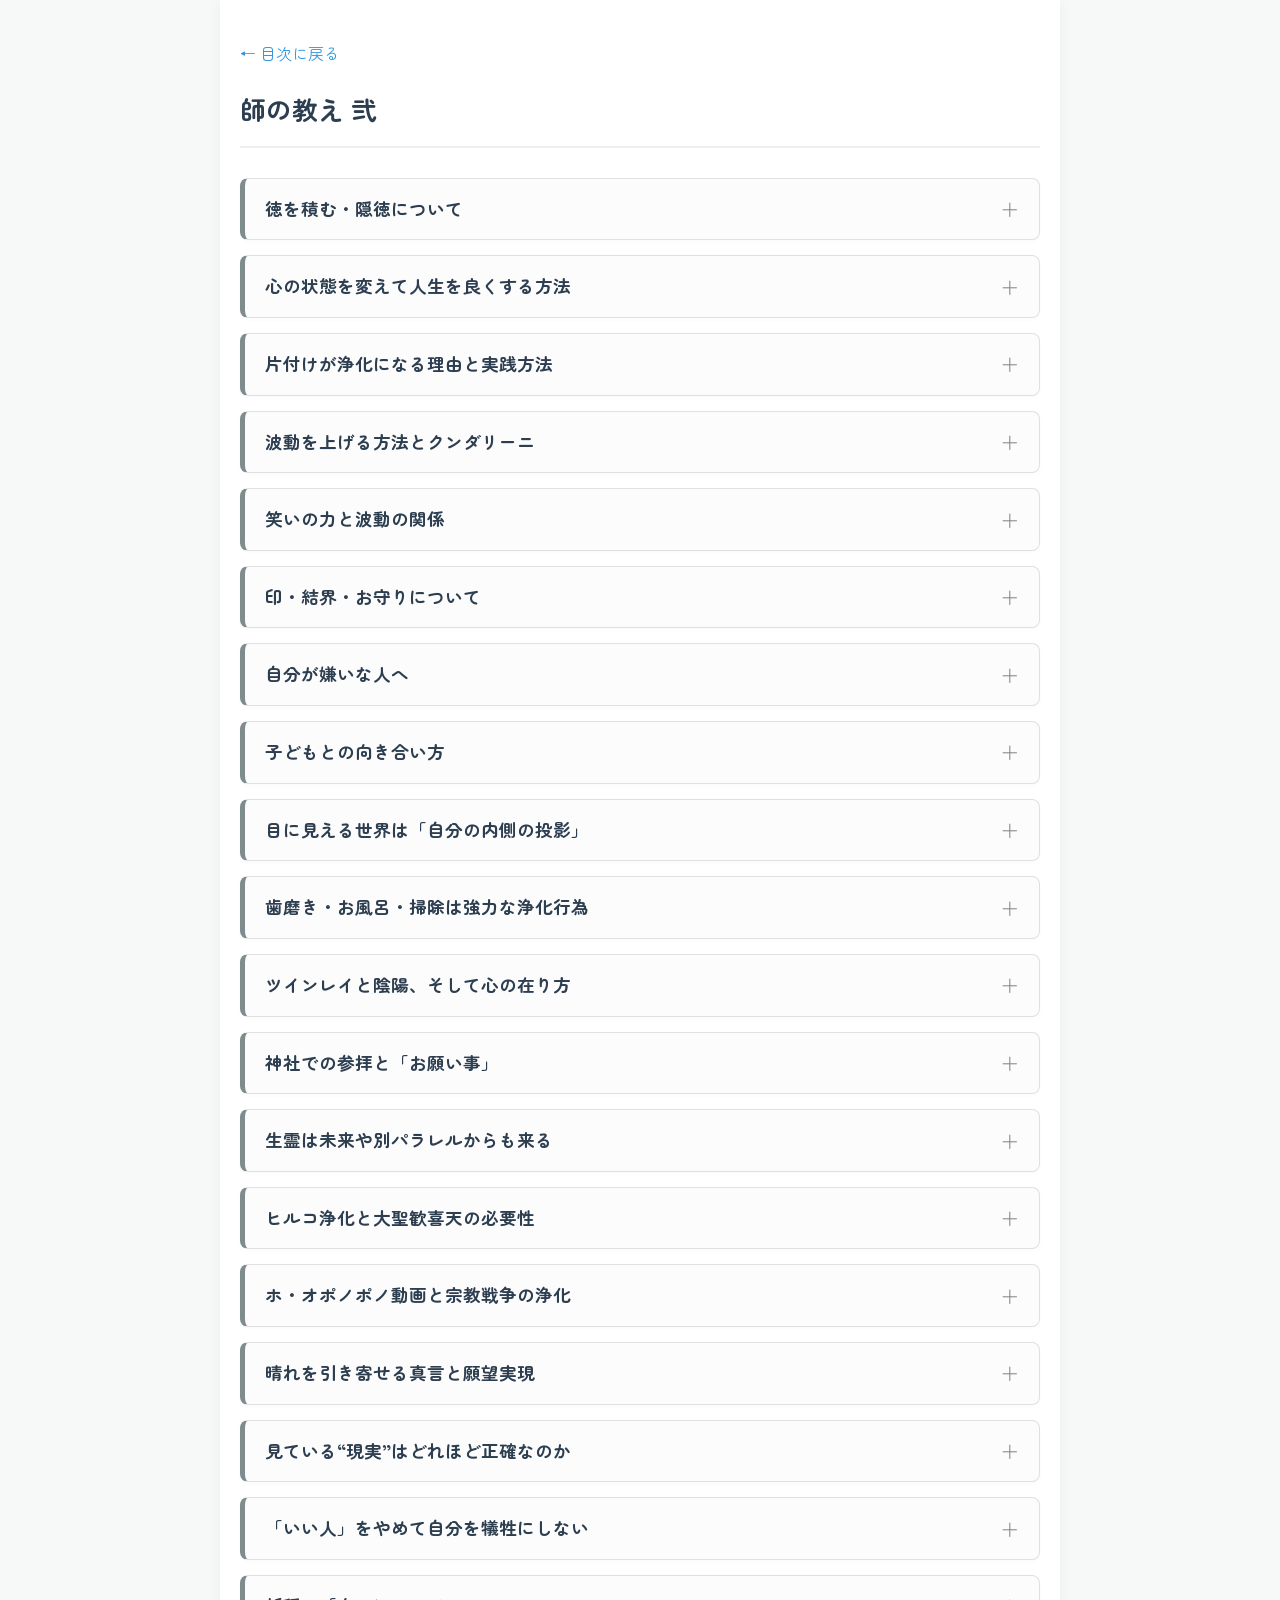
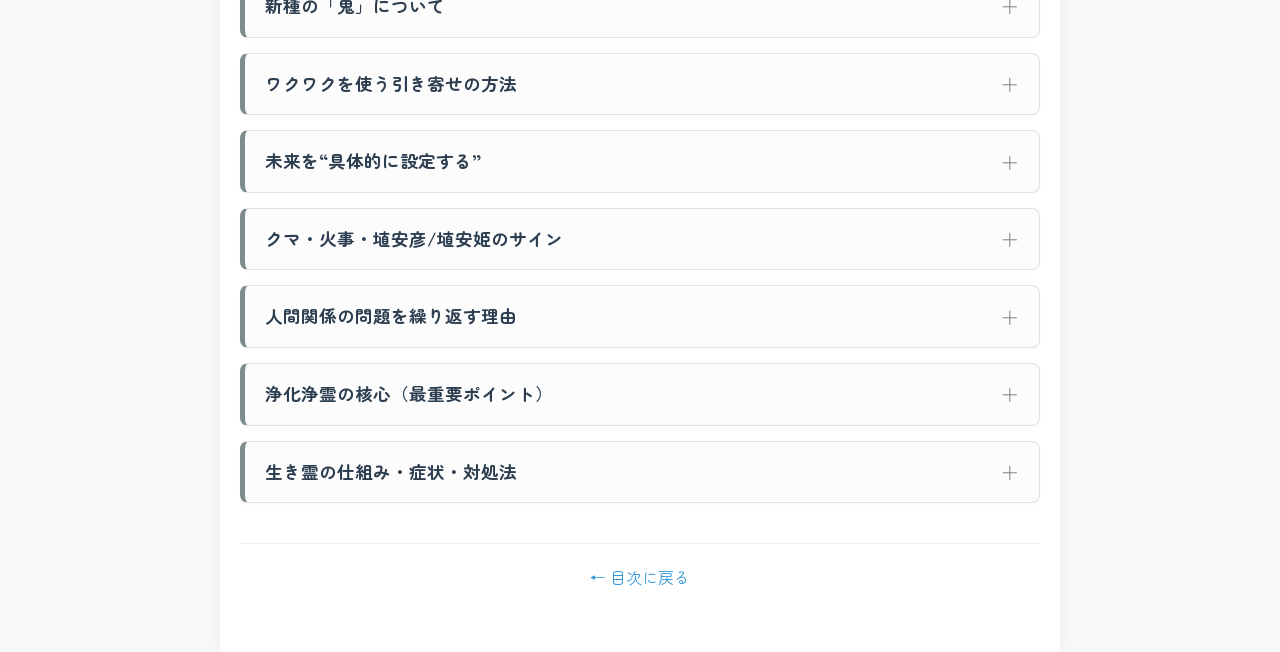
<file: teaching2.html>
<!DOCTYPE html>
<html lang="ja">
<head>
  <meta charset="UTF-8">
  <meta name="viewport" content="width=device-width, initial-scale=1">
  <meta name="description" content="浄化浄霊に関する師の教え 弐。">
  <title>師の教え 弐｜遍く魂に光あれ</title>
  <link rel="icon" type="image/png" sizes="512x512" href="images/icon-512.png">
  <link rel="stylesheet" href="assets/css/style.css">
</head>
<body>
  <div class="container">
    <div class="nav-links">
      <a href="teachings.html">← 目次に戻る</a>
    </div>

    <h1>師の教え 弐</h1>
    
    <div class="content-wrapper">

      <details class="topic-details" id="virtue">
        <summary>徳を積む・隠徳について</summary>
        <div class="topic-content">
          <section>
            <h3>1. 徳を積むとは</h3>
            <ul>
              <li>誰かのためになる行いをすること。</li>
              <li>特に、人に見られないところで行う「隠徳（いんとく）」が最も良い。</li>
            </ul>
          </section>
          <section>
            <h3>2. 隠徳の具体例</h3>
            <ul>
              <li>公共のトイレを綺麗にして出る</li>
              <li>道に落ちているゴミを拾う</li>
              <li>倒れた自転車を起こす</li>
              <li>落ちている小銭を綺麗にして募金箱へ入れる</li>
              <li>落とし主が見つかれば返す</li>
            </ul>
            <p>これらはすべて、思いやり・優しさ・誠実さの波動を高める行為。</p>
          </section>
          <section>
            <h3>3. 隠徳がもたらす効果</h3>
            <ul>
              <li>波長・波動が大きく上がる</li>
              <li>心が穏やかになる</li>
              <li>神様・仏様が必ず見てくださっている</li>
            </ul>
          </section>
          <section>
            <h3>4. やってはいけないこと</h3>
            <ul>
              <li>ゴミのポイ捨て</li>
              <li>唾を吐く</li>
              <li>公共の場所を汚す行為</li>
            </ul>
            <p>理由：すべての土地は神様の場所という考え方があるため。</p>
          </section>
          <section>
            <h3>5. 大切なのは「見返りを求めない心」</h3>
            <ul>
              <li>「良いことが起きるからやる」ではなく、純粋に誰かのために行うことが大事。</li>
              <li>その行為が自分の心を浄化し、人生を良い方向へ導く。</li>
            </ul>
          </section>
          <div style="text-align: right; margin-top: 20px;">
            <button class="close-btn" onclick="const d = this.closest('details'); d.open = false; d.scrollIntoView({behavior: 'smooth'});">▲ 閉じて見出しに戻る</button>
          </div>
        </div>
      </details>

      <details class="topic-details">
        <summary>心の状態を変えて人生を良くする方法</summary>
        <div class="topic-content">
          <section>
            <h3>1. 未来は「心の状態」がつくる</h3>
            <ul>
              <li>目の前の出来事は心の中の状態がタイムラグを経て現実化したもの。</li>
              <li>心が穏やかなら、未来も穏やかになる。</li>
              <li>イライラ・不安・怒りが続くと、後からそのような現象が起きる。</li>
            </ul>
          </section>
          <section>
            <h3>2. 言言葉（言霊）も未来をつくる</h3>
            <ul>
              <li>良い言葉 → 良い未来</li>
              <li>悪い言葉 → 悪い未来・体調不良</li>
              <li>自分に向ける言葉も他人に向ける言葉も、すべて現実化に影響する。</li>
            </ul>
          </section>
          <section>
            <h3>3. 心を穏やかに保つのは“最難関の修行”</h3>
            <ul>
              <li>霊体・生き霊・人間関係の攻撃など、外的要因で乱れやすい。</li>
              <li>それでもどんな時でも心を穏やかに保つことが最大の修行。</li>
            </ul>
          </section>
          <section>
            <h3>4. 怒りのコントロールが最重要</h3>
            <ul>
              <li>深呼吸</li>
              <li>肩を回す・軽く体を動かす</li>
              <li>好きな音楽を聴く</li>
              <li>真言を唱える</li>
            </ul>
            <p>怒りを放置すると波動がどんどん悪化するため、<br>
            “最初の小さな怒り”の段階で止めることが鍵。</p>
          </section>
          <section>
            <h3>5. 不安の対処法</h3>
            <ul>
              <li>深呼吸</li>
              <li>プラスの言葉を大量に唱える</li>
              <ul>
                <li>「幸せ」</li>
                <li>「大好き」</li>
                <li>「ありがとう」</li>
              </ul>
              <li>何百回でも良い。波動が一気に上がる。</li>
            </ul>
          </section>
          <div style="text-align: right; margin-top: 20px;">
            <button class="close-btn" onclick="const d = this.closest('details'); d.open = false; d.scrollIntoView({behavior: 'smooth'});">▲ 閉じて見出しに戻る</button>
          </div>
        </div>
      </details>

      <details class="topic-details">
        <summary>片付けが浄化になる理由と実践方法</summary>
        <div class="topic-content">
          <section>
            <h3>1. 片付けは“浄化”そのもの</h3>
            <ul>
              <li>家に不要な物があると気が滞り、邪気を吸いやすくなる。</li>
              <li>使っていない物・古い物は早めに手放すのが良い。</li>
            </ul>
          </section>
          <section>
            <h3>2. 片付けの進め方</h3>
            <ul>
              <li>期間を決めて一気にやる（例：1ヶ月以内）。</li>
              <li>1日で全部やらず、1スペースずつ（今日はクローゼットだけ、など）。</li>
              <li>物は「いる」「いらない」「迷う」に分け、いらない＋迷う＝手放す。</li>
            </ul>
          </section>
          <section>
            <h3>3. 生霊対策としての片付け</h3>
            <p>生霊に悩んでいる人は特に重要。</p>
            <ul>
              <li>生霊を飛ばしている相手からもらった物は捨てる（新しい物は売ってもOK）。</li>
              <li>その人と会っていた時に着ていた服も手放す。</li>
              <li>布類（服・下着）は邪気を吸いやすいので特に注意。</li>
            </ul>
          </section>
          <section>
            <h3>4. 片付けできない日でもできること</h3>
            <ul>
              <li>1日1〜3個、いらない物を捨てる習慣をつける。</li>
              <li>小さな物でOK。</li>
              <li>数を少なくすると続きやすい。</li>
              <li>これだけでも家の気がどんどん軽くなる。</li>
            </ul>
          </section>
          <div style="text-align: right; margin-top: 20px;">
            <button class="close-btn" onclick="const d = this.closest('details'); d.open = false; d.scrollIntoView({behavior: 'smooth'});">▲ 閉じて見出しに戻る</button>
          </div>
        </div>
      </details>

      <details class="topic-details">
        <summary>波動を上げる方法とクンダリーニ</summary>
        <div class="topic-content">
          <section>
            <h3>1. 瞬間的に波動を上げる一番簡単な方法</h3>
            <ul>
              <li>変な動きをする（踊る・手を上げる・ふにゃっと動く）</li>
              <li>かっこよくなくていい、むしろ「変な動き」のほうが波動が上がる</li>
              <li>1人の時にやるのがおすすめ</li>
              <li>落ち込んでいる時はやりにくいが、“落ち込んだらこれをやる”と決めておくと効果的</li>
              <li>体を動かすことでエネルギーの流れが変わり、縮こまった波動が一気に上向く</li>
            </ul>
          </section>
          <section>
            <h3>2. 波動が上がる理由</h3>
            <ul>
              <li>落ち込むと体が縮こまり、エネルギーが滞る</li>
              <li>動くことでエネルギーが上から入りやすくなる</li>
              <li>音楽に合わせてもよいし、歌いながらでもOK</li>
              <li>プラスの言葉を発するのと同じ効果がある</li>
            </ul>
          </section>
          <section>
            <h3>3. クンダリーニとは</h3>
            <ul>
              <li>2匹の蛇がとぐろを巻いて眠っているエネルギー</li>
              <li>肉体を切開しても見えるものではなく、別次元に存在しつつ肉体に重なっているエネルギー体</li>
              <li>実際に「内側からノックされるような感覚」があることもある</li>
            </ul>
          </section>
          <section>
            <h3>4. クンダリーニ上昇の体感</h3>
            <ul>
              <li>背骨を「ミシミシ」「ニョキニョキ」と上がるような感覚</li>
              <li>頭の穴が開くような感覚</li>
              <li>首まで抜ける感覚</li>
              <li>宙に浮くような感覚</li>
              <li>眠気・ぼんやり</li>
              <li>幸福感</li>
              <li>ジャスミンさんが上げる場合は穏やかな上昇が多い</li>
            </ul>
          </section>
          <section>
            <h3>5. 上昇のタイミング</h3>
            <ul>
              <li>ヒーリング中</li>
              <li>自分が意図した時</li>
              <li>眠りから覚める瞬間</li>
              <li>1度上がると何度も上昇する</li>
            </ul>
          </section>
          <section>
            <h3>6. クンダリーニ上昇の意味</h3>
            <ul>
              <li>霊的な力の解放・強化</li>
              <li>見える・感じる・分かる感覚が整う</li>
              <li>怖さが減り、視野が広がる</li>
              <li>「統合」に向かうための自然なプロセス</li>
              <li>邪気や未浄化がない状態で上がるので、基本的に良いこと</li>
            </ul>
          </section>
          <section>
            <h3>7. 注意点</h3>
            <ul>
              <li>「上げよう」と意図して無理に起こす必要はない</li>
              <li>自然な流れで起こるもの</li>
              <li>動画で上昇する人もいる</li>
              <li>まずは邪気の浄化が大切</li>
            </ul>
          </section>
          <div style="text-align: right; margin-top: 20px;">
            <button class="close-btn" onclick="const d = this.closest('details'); d.open = false; d.scrollIntoView({behavior: 'smooth'});">▲ 閉じて見出しに戻る</button>
          </div>
        </div>
      </details>

      <details class="topic-details">
        <summary>笑いの力と波動の関係</summary>
        <div class="topic-content">
          <section>
            <h3>1. 笑いは心と体に強力に効く</h3>
            <ul>
              <li>うつ・病気・心の不調に「笑い」はとても有効。</li>
              <li>医学的にも「笑うと癌に良い」と言われるほど。</li>
              <li>ただし、苦しい時ほど笑えないのが現実。</li>
            </ul>
          </section>
          <section>
            <h3>2. 笑えない時は“意識的に笑いを取り入れる”</h3>
            <ul>
              <li>面白い動画・お笑い・ゆるいチャンネルを見る</li>
              <li>作り笑いでも多少効果はあるが、本当に笑うほうが波動が上がる</li>
              <li>ジャスミンさんのサードチャンネルは「ほっとできる時間」を目的に作られている</li>
            </ul>
          </section>
          <section>
            <h3>3. 笑いは“邪気の浄化”になる</h3>
            <ul>
              <li>笑うと波動が一気に上がる</li>
              <li>体の中の邪気が嫌がって離れる</li>
              <li>憑依・念・生霊なども笑いを嫌う</li>
              <li>笑いは即効性のある浄化方法</li>
            </ul>
          </section>
          <section>
            <h3>4. 「笑えない時」はサイン</h3>
            <ul>
              <li>自分や家族が笑えない状態が続く時 → 邪気・憑依・心の負荷が溜まっているサイン</li>
              <li>その時こそ、軽い笑い・ほっとする時間を意識的に入れる</li>
            </ul>
          </section>
          <section>
            <h3>5. 体を動かすことも波動を上げる</h3>
            <ul>
              <li>ダンス・変な動き・早い動きは周波数を上げる</li>
              <li>運動も邪気が嫌うため浄化になる</li>
              <li>気分が上がり、運気も上がる</li>
            </ul>
          </section>
          <section>
            <h3>6. 「ほっとできる時間」が未来を変える</h3>
            <ul>
              <li>ほんの数分でも心地よい時間があると、未来の現実が変わる</li>
              <li>内側の状態が外側に反映されるため</li>
              <li>大笑いでなくても「ふふっ」と笑うだけで十分効果がある</li>
              <li>口角を上げるだけでも波動が変わる</li>
            </ul>
          </section>
          <div style="text-align: right; margin-top: 20px;">
            <button class="close-btn" onclick="const d = this.closest('details'); d.open = false; d.scrollIntoView({behavior: 'smooth'});">▲ 閉じて見出しに戻る</button>
          </div>
        </div>
      </details>

      <details class="topic-details">
        <summary>印・結界・お守りについて</summary>
        <div class="topic-content">
          <section>
            <h3>1. 印（いん）について</h3>
            <ul>
              <li>印は強力だが、中途半端に結ぶくらいなら合掌の方が安全で確実。</li>
              <li>印を結びすぎると腱鞘炎になるほど負荷が大きい。</li>
              <li>前世で忍者・山伏・僧侶などで印を使っていた人は自然にできる場合がある。</li>
              <li>守護霊や仏が直接教えるケースもある。</li>
              <li>初心者は無理に印を覚えず、まず真言を大量に唱える方が良い。</li>
            </ul>
          </section>
          <section>
            <h3>2. ヒーリング時の道具の使い方</h3>
            <ul>
              <li>錫杖（しゃくじょう）は表面の邪気を払うために使う。</li>
              <li>その後、プルパ・五鈷杵・独鈷杵などで邪気を抜く。</li>
              <li>エレメント（エネルギー体）を球体にして扱う作業も行う。</li>
              <li>手は常に忙しく動き、浄化の工程は多段階。</li>
            </ul>
          </section>
          <section>
            <h3>3. 結界について</h3>
            <ul>
              <li>完璧な結界はほぼ不可能。</li>
              <li>強い存在は「人に入って」侵入してくるため、結界を突破される。</li>
              <li>電波（電話・LINE・メール）は特に侵入されやすい。</li>
              <li>動画で紹介している結界は「バリアのイメージ」であり、本格的な結界ではない。</li>
              <li>結界よりも“入ってきたものを浄化する力”を育てる方が重要。</li>
            </ul>
          </section>
          <section>
            <h3>4. 九字切り（くじきり）について</h3>
            <ul>
              <li>非常に危険。プロレベルになるまで絶対にやらない方がいい。</li>
              <li>強い魔が邪魔してくる時に、ジャスミンさんでも年に数回しか使わない。</li>
              <li>外で九字を切ると、雷が落ちたり天候が急変するほどの反応が起きることもある。</li>
              <li>「かっこいいから」という理由で覚えるのは絶対にNG。</li>
            </ul>
          </section>
          <section>
            <h3>5. 修行の順番</h3>
            <ul>
              <li>印・結界・九字切りは上級者向け。</li>
              <li>初心者はまず不動明王真言を大量に唱え、神仏とつながる感覚を育てることが最優先。</li>
            </ul>
          </section>
          <section>
            <h3>6. お守りについて</h3>
            <ul>
              <li>お守りは「守ってもらうもの」ではなく、神様とつながるための“媒介”。</li>
              <li>たくさん持つ必要はない（2〜3個で十分）。</li>
              <li>「お守りがないと不安」になると、それが“隙”になる。</li>
              <li>ジャスミンさんは修行の課題として、お守りを手放して“自力でつながる訓練”をした。</li>
              <li>ただし、これは個人の段階によるので、一般の人は無理に手放す必要はない。</li>
            </ul>
          </section>
          <section>
            <h3>7. 仏像・神像について</h3>
            <ul>
              <li>これも「つながるための道具」。</li>
              <li>大きさは関係ない。</li>
              <li>絵でも小さな像でもOK。</li>
            </ul>
          </section>
          <section>
            <h3>8. 鏡の意味</h3>
            <ul>
              <li>鏡は「我（が）をなくす」象徴。</li>
              <li>内なる神・光に気づくための大切な道具。</li>
            </ul>
          </section>
          <div style="text-align: right; margin-top: 20px;">
            <button class="close-btn" onclick="const d = this.closest('details'); d.open = false; d.scrollIntoView({behavior: 'smooth'});">▲ 閉じて見出しに戻る</button>
          </div>
        </div>
      </details>

      <details class="topic-details">
        <summary>自分が嫌いな人へ</summary>
        <div class="topic-content">
          <section>
            <h3>1. 「自分が嫌い」は前世が必ず影響している</h3>
            <ul>
              <li>自己否定の感情は、今世だけの問題ではなく前世の因縁・呪詛・未浄化の感情が原因。</li>
              <li>まずは意図して浄化することが大切。</li>
            </ul>
            <p>浄化の意図例</p>
            <ul>
              <li>「自分の前世が浄化されて幸せになりますように」</li>
              <li>「この思いの元になっている呪詛が浄化されますように」</li>
            </ul>
            <p>→ 動画を再生する前や、お唱えの前に言うと効果的。</p>
          </section>
          <section>
            <h3>2. コンプレックスは“自分だけが気にしている”ことが多い</h3>
            <ul>
              <li>他人はそこまで気にしていない。</li>
              <li>自分を責める癖が強いだけ。</li>
              <li>浄化が進むと、自然に気にならなくなる。</li>
            </ul>
          </section>
          <section>
            <h3>3. 自分を大事にすることが未来を変える</h3>
            <ul>
              <li>自分を大切にすると、周囲からも大切にされるようになる（反映の法則）。</li>
              <li>ただし反映には時間がかかるため、途中でやめないこと。</li>
            </ul>
            <p>自分を大事にする方法</p>
            <ul>
              <li>嫌なことを無理にしない</li>
              <li>我慢しすぎない</li>
              <li>自分の機嫌を取る</li>
              <li>ほっとできる時間を作る</li>
              <li>好きなことを少しでもする</li>
            </ul>
            <p>→ お金をかける必要はない。</p>
          </section>
          <section>
            <h3>4. 仕事・人間関係で苦しい場合</h3>
            <ul>
              <li>パワハラ・理不尽など「離れられるのに我慢している」なら離れて良い。</li>
              <li>ただし、前世の因縁がある場合は離れにくいこともある。</li>
            </ul>
            <p>→ その場合は浄化しながら状況を整えていく。</p>
          </section>
          <section>
            <h3>5. 自己肯定感を上げる方法</h3>
            <ul>
              <li>「自分大好き」と無理に言う必要はない。</li>
              <li>抵抗があるなら、まずは自分を褒めるところから。</li>
            </ul>
            <p>自分を褒める例</p>
            <ul>
              <li>「今日もよく頑張ったね」</li>
              <li>「強いね」</li>
              <li>「偉いよ」</li>
            </ul>
            <p>→ 積み重ねると、自分が愛おしく感じられるようになる。</p>
          </section>
          <section>
            <h3>6. 他人を褒めると、自分も変わる</h3>
            <ul>
              <li>褒める人は少ないが、褒められると人は救われる。</li>
              <li>誰かを褒めると、その言葉は別の形で自分に返ってくる（言霊）。</li>
              <li>2週間 → 1ヶ月 → 3ヶ月と続けると、人の良いところが自然に見えるようになり、自分も変わる。</li>
            </ul>
          </section>
          <section>
            <h3>7. 「自分が嫌い」は必ず変わる</h3>
            <ul>
              <li>ジャスミンさん自身も昔は自分が嫌いだったが、浄化で変わった。</li>
              <li>自己否定は前世の積み重ねなので、浄化＋日常の小さな習慣で必ず軽くなる。</li>
            </ul>
          </section>
          <div style="text-align: right; margin-top: 20px;">
            <button class="close-btn" onclick="const d = this.closest('details'); d.open = false; d.scrollIntoView({behavior: 'smooth'});">▲ 閉じて見出しに戻る</button>
          </div>
        </div>
      </details>

      <details class="topic-details">
        <summary>子どもとの向き合い方</summary>
        <div class="topic-content">
          <section>
            <h3>1. 子どもの問題の多くは「親の課題」</h3>
            <ul>
              <li>不登校、友人関係、スポーツ・勉強の悩みなど → 子ども自身の課題より、親の前世・因縁が原因であることが多い。</li>
              <li>子どもは霊的に敏感で、周囲の感情・嫉妬・競争の念を受けやすい。</li>
              <li>親同士の嫉妬や前世の対立が、子どもに影響することも多い。</li>
            </ul>
          </section>
          <section>
            <h3>2. 解決の鍵は「親が浄化すること」</h3>
            <ul>
              <li>子どもに直接言うより、親が相手（ライバル親子など）の前世を浄化する方が効果が出る。</li>
              <li>浄化が進むと、子どもが学校へ行けるようになる・対立が自然に消える・本来の力を発揮できる。</li>
              <li>真言は「上手い下手」ではなく思いの強さが大事。</li>
            </ul>
          </section>
          <section>
            <h3>3. 親の気づきが問題を解く</h3>
            <ul>
              <li>子ども時代に自分が親へしてきたことを、今、親として体験し直している場合がある。</li>
              <li>「あの時こんな思いをさせていたのか」と気づくだけで、現在の親子問題が解決することもある。</li>
              <li>親への感謝・反省も浄化の一部。</li>
            </ul>
          </section>
          <section>
            <h3>4. 子どもへの接し方</h3>
            <ul>
              <li>❌ 強く言う・命令する（「勉強しなさい」「ゲームやめなさい」） → 思春期には逆効果。</li>
              <li>❌ 何でも言うことを聞く子も危険 → 限界が突然来て動けなくなることがある。</li>
              <li>⭕ サポートに徹する：望むことを尊重しつつ、必要な時だけ軌道修正。</li>
              <li>⭕ 本音を言わない子も多いので、親が察し、環境を整えることが大切。</li>
            </ul>
          </section>
          <section>
            <h3>5. 習い事・才能について</h3>
            <ul>
              <li>子どもが好きで夢中になれるものを伸ばすのが理想。</li>
              <li>親がさせたい習い事を無理に続けさせると伸びない。</li>
              <li>前世で才能がある子は、小さい頃から突出していることもある。</li>
              <li>周囲の人間関係（嫉妬・因縁）が絡むので、親が浄化して守る必要がある。</li>
            </ul>
          </section>
          <section>
            <h3>6. 霊感の有無は関係ない</h3>
            <ul>
              <li>「霊感がない＝できない」ではない。</li>
              <li>見える・聞こえるは“チャンネルの違い”でしかない。</li>
              <li>誰でも浄化・因縁解消はできる。</li>
              <li>問題が起きているなら、そこに浄化すべき原因がある。</li>
            </ul>
          </section>
          <section>
            <h3>7. 真言と祈りの本質</h3>
            <ul>
              <li>真言は“魔法の言葉”ではなく、神仏とつながるための手段。</li>
              <li>つながるには「信じる気持ち」「誰かを思う気持ち」が必要。</li>
              <li>自分の願望（お金・成功）ではつながりにくい。</li>
              <li>子どもの幸せを祈る時は最も届きやすい。</li>
            </ul>
          </section>
          <section>
            <h3>8. 子どもの未来を思い描く</h3>
            <ul>
              <li>動画を再生する前に「〇〇が幸せになりますように」と名前を言う。</li>
              <li>リラックスした時に、子どもが幸せに過ごしている未来をリアルに想像する。</li>
              <li>→ これも強い祈りになる。</li>
            </ul>
          </section>
          <div style="text-align: right; margin-top: 20px;">
            <button class="close-btn" onclick="const d = this.closest('details'); d.open = false; d.scrollIntoView({behavior: 'smooth'});">▲ 閉じて見出しに戻る</button>
          </div>
        </div>
      </details>

      <details class="topic-details">
        <summary>目に見える世界は「自分の内側の投影」</summary>
        <div class="topic-content">
          <section>
            <h3>1. 上の存在からの急ぎのメッセージ</h3>
            <ul>
              <li>「これを伝えないと寝かせない」と言われて撮った動画。</li>
              <li>テーマは “批判・ジャッジの正体”。</li>
            </ul>
          </section>
          <section>
            <h3>2. 目に見えるものは“本当は存在していない”</h3>
            <ul>
              <li>肉体も物質も、この地球の“仮想的なルール”の中で見えているだけ。</li>
              <li>本質は魂の存在。</li>
              <li>だから、外側に見える出来事は自分の内側の状態の反映。</li>
            </ul>
          </section>
          <section>
            <h3>3. 批判している相手＝自分の内側</h3>
            <ul>
              <li>誰かを「悪い」と批判している時、実際は自分の心の内側にあるものを批判しているだけ。</li>
              <li>同じ出来事でも、ある人は気にならず、ある人は怒る → 違うのは外側ではなく内側の状態。</li>
            </ul>
          </section>
          <section>
            <h3>4. 批判・アンチ行為は魔が入りやすい</h3>
            <ul>
              <li>裏で悪口を書く、匿名で攻撃する、正義感で他者を裁く → 魔・邪気が入り込む最も危険な状態。</li>
              <li>コロナ期の“自粛警察”のように、正義が暴走するのも同じ構造。</li>
            </ul>
          </section>
          <section>
            <h3>5. 世の中の混乱は「個人の内側の乱れ」の集合体</h3>
            <ul>
              <li>政治・社会の荒れは、個々の心の乱れが反映されたもの。</li>
              <li>個人が変われば、世界は静かになる。</li>
            </ul>
          </section>
          <section>
            <h3>6. 浄化が進まない人の共通点</h3>
            <ul>
              <li>目に見える出来事に心を乱されている。</li>
              <li>誰かを批判している。</li>
              <li>不安・怒り・嫉妬などの感情が強い。</li>
              <li>→ 浄化力が大幅に落ちる。</li>
              <li>→ いくら唱えても「浄化している風」になるだけで届かない。</li>
            </ul>
          </section>
          <section>
            <h3>7. 浄化の本質は「内側に気づくこと」</h3>
            <ul>
              <li>まず外側ではなく自分の内側の乱れに気づくことが先。</li>
              <li>気づけば浄化力が戻る。</li>
              <li>気づかないまま唱えても効果は出ない。</li>
            </ul>
          </section>
          <section>
            <h3>8. 心の内側が整うと現実が変わる</h3>
            <ul>
              <li>心が穏やかになる。</li>
              <li>→ 数日〜数ヶ月で現実が変わり始める。</li>
              <li>→ 幸せな人は例外なく「内側が穏やか」。</li>
            </ul>
          </section>
          <section>
            <h3>9. 今は特に急がないといけない時期</h3>
            <ul>
              <li>2024年末〜2025年に向けて、心の内側の乱れが現実に強く反映される時期。</li>
              <li>幸せな人と苦しい人の差が極端に開く。</li>
              <li>浄化を知っている人が“食い止める役割”を持つ。</li>
            </ul>
          </section>
          <section>
            <h3>10. 実践ステップ</h3>
            <ul>
              <li>1. 目に見える出来事で心が乱れたら → 「これは自分の内側の反映」と気づく。</li>
              <li>2. 批判・悪口・ジャッジをやめる。</li>
              <li>3. 争いごとを一旦ストップ。</li>
              <li>4. 内側の原因を見つめる。</li>
              <li>5. 気づいた後に浄化を行う → 浄化力が戻り、現実が変わり始める。</li>
            </ul>
          </section>
          <div style="text-align: right; margin-top: 20px;">
            <button class="close-btn" onclick="const d = this.closest('details'); d.open = false; d.scrollIntoView({behavior: 'smooth'});">▲ 閉じて見出しに戻る</button>
          </div>
        </div>
      </details>

      <details class="topic-details">
        <summary>歯磨き・お風呂・掃除は強力な浄化行為</summary>
        <div class="topic-content">
          <section>
            <h3>1. 歯磨き・お風呂は浄化そのもの</h3>
            <ul>
              <li>清潔にする行為は邪気・霊体が嫌う。</li>
              <li>お風呂が面倒になる／歯磨きしたくない → 憑いているサインになりやすい。</li>
            </ul>
          </section>
          <section>
            <h3>2. 清潔にすることで浄化が進む</h3>
            <ul>
              <li>歯磨き、お風呂、シャワーだけでも浄化が進む。</li>
              <li>特に洗うと良い場所：</li>
              <ul>
                <li>耳の後ろ</li>
                <li>首の後ろ</li>
                <li>足の裏（邪気が落ちやすい）</li>
              </ul>
              <li>粗塩でのうがい・入浴も効果的。</li>
            </ul>
          </section>
          <section>
            <h3>3. 口の中は邪気が溜まりやすい</h3>
            <ul>
              <li>舌磨きで体調が改善した例もある。</li>
              <li>医学的にも「歯磨きで風邪や感染症リスクが下がる」と言われている。</li>
              <li>浄化の観点でも口腔ケアは非常に重要。</li>
            </ul>
          </section>
          <section>
            <h3>4. 部屋の状態＝心と魂の状態</h3>
            <ul>
              <li>部屋が散らかる → 浄化が滞っているサイン。</li>
              <li>片付けると邪気が舞うので、マスク・換気をすると良い。</li>
              <li>いらない物は邪気を吸うので捨てるのが最善。</li>
            </ul>
          </section>
          <section>
            <h3>5. 清潔に保つことは“日常の浄化”</h3>
            <ul>
              <li>歯磨き・お風呂・掃除はすべて同じ原理。</li>
              <li>清潔にすると浄化が進む。</li>
              <li>気分が軽くなる。</li>
              <li>部屋も整い、心も整う。</li>
              <li>「やりたくない」と感じた時こそ、浄化のチャンス。</li>
            </ul>
          </section>
          <div style="text-align: right; margin-top: 20px;">
            <button class="close-btn" onclick="const d = this.closest('details'); d.open = false; d.scrollIntoView({behavior: 'smooth'});">▲ 閉じて見出しに戻る</button>
          </div>
        </div>
      </details>

      <details class="topic-details">
        <summary>ツインレイと陰陽、そして心の在り方</summary>
        <div class="topic-content">
          <section>
            <h3>1. ツインレイとは</h3>
            <ul>
              <li>今世で出会う人もいれば、出会わない人生もある。</li>
              <li>ツインレイの「顔」は前世の自分の顔。→ 今の自分の顔は、前世のツインの顔。</li>
              <li>手・指・足など体の特徴が似ることもある。</li>
              <li>ただし偽ツインも存在し、課題が終わるまで本物のように感じる。</li>
              <li>→ 偽ツインとの時間も“必要な学び”。</li>
            </ul>
          </section>
          <section>
            <h3>2. 白龍と黒龍＝クンダリーニ（陰と陽）</h3>
            <ul>
              <li>すべての人が白龍（陽）と黒龍（陰）を持っている。</li>
              <li>白龍＝ニギハヤヒ、黒龍＝瀬織津姫。</li>
              <li>陰陽のバランスが人生の安定を決める。</li>
            </ul>
            <p>陰陽が崩れる時</p>
            <ul>
              <li>憑依・邪気・ネガティブ感情が増えると黒龍が邪気を吸いすぎて弱る。</li>
              <li>→ 心身の不調・落ち込み・不安・イライラが出る。</li>
            </ul>
            <p>陽の気で黒龍を回復させる</p>
            <ul>
              <li>炎・光の真言（大日如来、釈迦如来、孔雀明王、烏枢沙摩明王など）。</li>
              <li>不動明王・観音は“陰”なので、このタイミングでは使わない。</li>
            </ul>
          </section>
          <section>
            <h3>3. 黒龍＝悪魔ではない</h3>
            <ul>
              <li>神と悪魔は表裏一体。</li>
              <li>闇（黒龍）は悪ではなく必要な力。</li>
              <li>正しい心に使われれば「強力な味方」。</li>
              <li>悪意・嫉妬・不安に使われれば「破壊の力」。</li>
              <li>→ 使い方は自分の心次第。</li>
            </ul>
          </section>
          <section>
            <h3>4. 最も危険なのは“人間の悪意”</h3>
            <ul>
              <li>魔よりも怖いのは生きている人間の嫉妬・妬み・悪意。</li>
              <li>嫉妬や不安は魔が入りやすい入口になる。</li>
            </ul>
          </section>
          <section>
            <h3>5. 正しい心＝中庸（フラット）</h3>
            <ul>
              <li>陽に偏りすぎても、陰に偏りすぎても崩れる。</li>
              <li>真ん中（中庸）でいることが最も安全で強い。</li>
              <li>目安は「自分がされたくないことを相手にしない」「相手が嫌がる感情を自分が持たない」。</li>
            </ul>
          </section>
          <section>
            <h3>6. 心の内側が現実を作る</h3>
            <ul>
              <li>目に見える現実は心の内側の反映。</li>
              <li>嫌な現実が続く時は外側ではなく内側の乱れが原因。</li>
              <li>2〜3ヶ月前の自分の感情・言葉が今の現実を作っている。</li>
            </ul>
          </section>
          <section>
            <h3>7. 黒龍が弱った時のサイン</h3>
            <ul>
              <li>体の痛み・重さ。</li>
              <li>内臓の不調。</li>
              <li>落ち込み・不安・イライラ。</li>
              <li>→ これは「自分が悪い」のではなく黒龍が疲れているサイン。</li>
            </ul>
            <p>対処</p>
            <ul>
              <li>陽の真言を唱える。</li>
              <li>「自分が良くなりたい」ではなく「白龍さん黒龍さん、いつもありがとうございます。元気になりますように」という思いで唱える。</li>
            </ul>
          </section>
          <section>
            <h3>8. 今は特に“陰陽バランス”が重要な時期</h3>
            <ul>
              <li>2024年末〜2025年に向けて、陰陽の乱れが現実に強く反映される時期。</li>
              <li>バランスを保てる人は願いが叶いやすく、人も助けられる。</li>
              <li>崩れると暴走・不調・現実の悪化が起きやすい。</li>
            </ul>
          </section>
          <div style="text-align: right; margin-top: 20px;">
            <button class="close-btn" onclick="const d = this.closest('details'); d.open = false; d.scrollIntoView({behavior: 'smooth'});">▲ 閉じて見出しに戻る</button>
          </div>
        </div>
      </details>

      <details class="topic-details">
        <summary>神社での参拝と「お願い事」</summary>
        <div class="topic-content">
          <section>
            <h3>神からの伝言：お願い事をしないでほしい</h3>
            <ul>
              <li>神社での「お願い事」は、神々をさらに弱らせてしまう。</li>
              <li>神々は人々の浄化を引き受け続けており、すでに限界に近い状態。</li>
              <li>弱った神はさらに悪化すると「魔物化」する危険がある。</li>
            </ul>
          </section>
          <section>
            <h3>参拝の基本姿勢：控えめ・静か・感謝</h3>
            <ul>
              <li>鈴を強く鳴らす、大きな拍手など「大きな音」は神が嫌う。</li>
              <li>参拝は「控えめ」に。</li>
              <li>初めての神社では軽く名乗る程度でよい。</li>
              <li>まずは「いつもありがとうございます」「ご縁をありがとうございます」と感謝を伝える。</li>
            </ul>
          </section>
          <section>
            <h3>祈りの内容：神を癒やす祈りへ</h3>
            <ul>
              <li>これからは「神様が楽になりますように」「幸せになりますように」と祈る。</li>
              <li>自分の願望を叶えてもらう祈りではなく、神を思いやる祈りへ転換する。</li>
            </ul>
          </section>
          <section>
            <h3>神社の状態について</h3>
            <ul>
              <li>神がいない神社、弱っている神社、魔物化した神がいる神社が増えている。</li>
              <li>どんよりして入りたくない場所は危険。</li>
              <li>そうした場所に「浄化してもらおう」と行くと、逆に持ち帰る。</li>
            </ul>
          </section>
          <section>
            <h3>呼ばれる神社の場合</h3>
            <ul>
              <li>気の良い神社に「呼ばれる」感覚がある時は、段階が上がるサインのこともある。</li>
              <li>その場合もお願い事はせず、感謝と「神が元気になりますように」。</li>
            </ul>
          </section>
          <section>
            <h3>一般の人ができること</h3>
            <ul>
              <li>浄化の修行をしていない人は「感謝」と「神が楽になりますように」の祈りだけで十分。</li>
              <li>周囲に伝えられる人がいれば、ぜひ伝えてほしい。</li>
            </ul>
          </section>
          <div style="text-align: right; margin-top: 20px;">
            <button class="close-btn" onclick="const d = this.closest('details'); d.open = false; d.scrollIntoView({behavior: 'smooth'});">▲ 閉じて見出しに戻る</button>
          </div>
        </div>
      </details>

      <details class="topic-details">
        <summary>生霊は未来や別パラレルからも来る</summary>
        <div class="topic-content">
          <section>
            <h3>生き霊は現在だけでなく未来や別パラレルからも飛んでくる</h3>
            <ul>
              <li>時間は同時進行しているため、未来の本人や別パラレルの本人から生き霊が来ることがある。</li>
              <li>現実で知っている人物の生き霊なのに「性格や雰囲気が違う」と感じるのはそのため。</li>
            </ul>
          </section>
          <section>
            <h3>未来・別パラレル由来の生き霊は返しにくい</h3>
            <ul>
              <li>現実世界の本人に返そうとしても、未来や別パラレル由来だと戻らないことがある。</li>
              <li>見極めは難しいが、可能性を理解して対応する必要がある。</li>
            </ul>
          </section>
          <section>
            <h3>生き霊は消滅しない</h3>
            <ul>
              <li>本体が生きている限り、何度でも飛んでくる。</li>
              <li>指摘すると帰ることが多い（「来てるよね？」など）。</li>
            </ul>
          </section>
          <section>
            <h3>生き霊がつくと起こる変化</h3>
            <ul>
              <li>好みが変わる（普段食べないものを食べたくなる）。</li>
              <li>運転の癖や行動が変わる。</li>
              <li>感情が揺れる（イライラ、不安、落ち込みなど）。</li>
            </ul>
          </section>
          <section>
            <h3>生き霊への対応：攻撃しない・感情をぶつけない</h3>
            <ul>
              <li>生き霊にも感情があり、怒る・泣くなどの反応をする。</li>
              <li>強い言葉で追い払おうとすると逆効果。</li>
              <li>まずは落ち着いて浄化し、ついている邪気だけを外す。</li>
            </ul>
          </section>
          <section>
            <h3>根本解決は「因縁解消」</h3>
            <ul>
              <li>生き霊を飛ばしている本人の前世の魂を浄化する。</li>
              <li>因縁が解消されると、生き霊は来なくなる。</li>
              <li>生き霊は邪気や霊体を連れてきて置いて帰ることもある。</li>
            </ul>
          </section>
          <section>
            <h3>過去からは来ない理由</h3>
            <ul>
              <li>生き霊は「念を飛ばす意思」が必要で、過去の本人は未来を知らないため飛ばしにくい。</li>
              <li>未来や別パラレルからの方が理屈として自然。</li>
            </ul>
          </section>
          <section>
            <h3>生き霊に悩む人へのアドバイス</h3>
            <ul>
              <li>肩の重さ、痛み、感情の乱れは生き霊の典型症状。</li>
              <li>怒りや拒絶ではなく、浄化と因縁解消が最も有効。</li>
            </ul>
          </section>
          <div style="text-align: right; margin-top: 20px;">
            <button class="close-btn" onclick="const d = this.closest('details'); d.open = false; d.scrollIntoView({behavior: 'smooth'});">▲ 閉じて見出しに戻る</button>
          </div>
        </div>
      </details>

      <details class="topic-details">
        <summary>ヒルコ浄化と大聖歓喜天の必要性</summary>
        <div class="topic-content">
          <section>
            <h3>アンチコメントは「サイン」</h3>
            <ul>
              <li>アンチコメントが入る動画＝今その真言が必要であるサイン。</li>
              <li>過去の真言動画に突然アンチが入ることもあり、それが「今必要な真言」を示す。</li>
            </ul>
          </section>
          <section>
            <h3>大聖歓喜天（ガネーシャ）の真言が必要だった</h3>
            <ul>
              <li>ヒーリング中、「最近大聖歓喜天を唱えていない」と直感したが、邪魔が入ってスルーしそうになった。</li>
              <li>しかし唱えてみると強く反応があり、姿も見えた。</li>
              <li>その直後にアンチコメントが入り、「確実に必要な真言だった」と確信。</li>
            </ul>
          </section>
          <section>
            <h3>大聖歓喜天と十一面観音は“対”</h3>
            <ul>
              <li>大聖歓喜天 → 「オン キリク ギャクウン ソワカ」</li>
              <li>十一面観音 → 「オン ロケイ ジンバラ キリク」</li>
              <li>真言は宗派で異なるが、どれでも繋がれば良い。</li>
              <li>真言そのものが力を持つのではなく、神仏と繋がるための鍵。</li>
            </ul>
          </section>
          <section>
            <h3>神格の対応関係（ヒルコ系統）</h3>
            <ul>
              <li>ガネーシャ＝シヴァの子。</li>
              <li>シヴァ＝ヒルコ（性別は関係ない）。</li>
              <li>ヒルコの生まれ変わり → カグツチ。</li>
              <li>カグツチの子 → タケミカヅチ。</li>
              <li>よって、大聖歓喜天（ガネーシャ）＝タケミカヅチと対応する存在。</li>
              <li>最近タケミカヅチ・カグツチのサインが強く来ており、流れが一致している。</li>
            </ul>
          </section>
          <section>
            <h3>これからの流れ：タケミカヅチ神社への参拝</h3>
            <ul>
              <li>対談のタイミングでタケミカヅチ神社に参拝予定。</li>
              <li>これは“導き”であり、ヒルコ浄化の流れと完全にリンクしている。</li>
            </ul>
          </section>
          <section>
            <h3>「剣（つるぎ）」のサイン</h3>
            <ul>
              <li>出雲に行く前からずっと続いているサイン。</li>
              <li>タケミカヅチとも深く関係する象徴。</li>
              <li>参拝でさらに新しい理解が得られる可能性。</li>
            </ul>
          </section>
          <section>
            <h3>鏡と刃物は“魔”が嫌う</h3>
            <ul>
              <li>昔からある通り、鏡・刃物は魔が嫌う。</li>
              <li>映画『来る』にも同じ描写がある。</li>
              <li>実際に効果があるため、お守りとして持つのは良い（ただし本物の刃物は不要）。</li>
            </ul>
          </section>
          <div style="text-align: right; margin-top: 20px;">
            <button class="close-btn" onclick="const d = this.closest('details'); d.open = false; d.scrollIntoView({behavior: 'smooth'});">▲ 閉じて見出しに戻る</button>
          </div>
        </div>
      </details>

      <details class="topic-details">
        <summary>ホ・オポノポノ動画と宗教戦争の浄化</summary>
        <div class="topic-content">
          <section>
            <h3>1. ホ・オポノポノ動画に「熱い」という声が入った</h3>
            <ul>
              <li>ショート動画（文字＋波音）を投稿後、視聴者から「熱い、熱い」と機械音声が入っていると指摘が入る。</li>
              <li>投稿前のチェックでは異常なし。</li>
              <li>投稿後に男性声 → 再投稿後は女性声、と変化しながら複数回混入。</li>
              <li>回数も増えていき、明確に聞こえるレベルだった。</li>
            </ul>
          </section>
          <section>
            <h3>2. 原因は「宗教戦争の浄化」</h3>
            <ul>
              <li>体が重くなり、ビジョンで宗教戦争（十字軍など）で生きたまま焼かれた人々が見えた。</li>
              <li>「熱い」という声は、その苦しみの残滓。</li>
              <li>隠れキリシタン・魔女狩りではなく、もっと大規模な宗教戦争の魂。</li>
            </ul>
          </section>
          <section>
            <h3>3. なぜホ・オポノポノで反応したのか</h3>
            <ul>
              <li>真言や仏教系の言葉を受け入れない魂（キリスト教系）が多い。</li>
              <li>しかしホ・オポノポノ（ハワイの言霊）は抵抗が少なく、浄化が届きやすい。</li>
              <li>そのため大量の魂が動画を通じて浄化に反応した。</li>
            </ul>
          </section>
          <section>
            <h3>4. レイキのエネルギーが動画に乗っていた</h3>
            <ul>
              <li>動画制作時にジャスミンのレイキが無意識に入った可能性。</li>
              <li>そのため、動画自体が「浄化装置」のように働いた。</li>
              <li>YouTube上で広範囲に届き、多数の魂が反応した。</li>
            </ul>
          </section>
          <section>
            <h3>5. YouTubeでは再発の可能性が高い</h3>
            <ul>
              <li>BGM変更・タグ削除・再編集しても同じ現象が起きた。</li>
              <li>プラットフォーム上で再び音声が乗る可能性が高く、YouTubeでの再投稿は難しいと判断。</li>
            </ul>
          </section>
          <section>
            <h3>6. 視聴者への影響はない</h3>
            <ul>
              <li>「熱い」音声は浄化の過程で出たもので、視聴者に悪影響はない。</li>
              <li>不安がある場合は、他の浄化動画を見れば問題ない。</li>
            </ul>
          </section>
          <section>
            <h3>7. 今回の出来事の意味</h3>
            <ul>
              <li>ホ・オポノポノと言霊の浄化力が、今後さらに重要になるサイン。</li>
              <li>宗教戦争のカルマを持つ魂が多く、その浄化が今のタイミングで必要になっている。</li>
            </ul>
          </section>
          <div style="text-align: right; margin-top: 20px;">
            <button class="close-btn" onclick="const d = this.closest('details'); d.open = false; d.scrollIntoView({behavior: 'smooth'});">▲ 閉じて見出しに戻る</button>
          </div>
        </div>
      </details>

      <details class="topic-details">
        <summary>晴れを引き寄せる真言と願望実現</summary>
        <div class="topic-content">
          <section>
            <h3>1. 晴れを引き寄せる動画が示していること</h3>
            <ul>
              <li>天気予報が雨でも、動画を見た人が「晴れる」と信じることで本当に晴れる例が多数。</li>
              <li>コメント欄に「晴れました」が大量にあるため、視聴者は“自分も晴れる未来を選べる”と信じやすくなる。</li>
              <li>真言そのものより、視聴者の意識が未来を選ぶことが効果の本質。</li>
            </ul>
          </section>
          <section>
            <h3>2. 願望実現の基本原理</h3>
            <ul>
              <li>「叶わないだろう」と思えば、叶わない未来を引き寄せる。</li>
              <li>「奇跡なんて起きない」と思えば、奇跡は起きない。</li>
              <li>“叶った時の感情” を先に感じられれば、現実がそちらに動く。</li>
              <li>これは天気だけでなく、人間関係・お金・仕事・恋愛すべてに共通する。</li>
            </ul>
          </section>
          <section>
            <h3>3. 天気動画が特に効果を発揮する理由</h3>
            <ul>
              <li>コメント欄が「成功体験の集合体」になっている。</li>
              <li>他人の成功を読むことで、“自分もできる” という確信が生まれる。</li>
              <li>その確信が、願望実現の最重要ポイント。</li>
            </ul>
          </section>
          <section>
            <h3>4. 願望実現を妨げるもの</h3>
            <ul>
              <li>「どうせダメだろう」</li>
              <li>「叶わないに決まっている」</li>
              <li>「無理だと思うけど一応見てみる」</li>
              <li>→ こうした思考はそのまま“叶わない未来”を引き寄せる。</li>
            </ul>
          </section>
          <section>
            <h3>5. 願望実現のコツ</h3>
            <ul>
              <li>叶った瞬間の「やった！」という感情を先に味わう。</li>
              <li>その感覚が未来を決定づける。</li>
              <li>動画を見る時も、“叶う前提” で見ることが重要。</li>
            </ul>
          </section>
          <section>
            <h3>6. 言葉の力（言霊）</h3>
            <ul>
              <li>思考・感情・言葉が現実を作る。</li>
              <li>「晴れた」「できた」「ありがとう」などの言葉は未来を変える。</li>
              <li>天気動画はその仕組みを分かりやすく示している。</li>
            </ul>
          </section>
          <div style="text-align: right; margin-top: 20px;">
            <button class="close-btn" onclick="const d = this.closest('details'); d.open = false; d.scrollIntoView({behavior: 'smooth'});">▲ 閉じて見出しに戻る</button>
          </div>
        </div>
      </details>

      <details class="topic-details">
        <summary>見ている“現実”はどれほど正確なのか</summary>
        <div class="topic-content">
          <section>
            <h3>1. 現実を見ているのは「肉体の目」ではなく“意識体（クンダリーニ）”</h3>
            <ul>
              <li>世界は肉体の目で見ているように思えるが、実際は意識体（クンダリーニ）が映し出している世界。</li>
              <li>クンダリーニは蛇・龍のような存在で、肉体の中で動く感覚があるが、レントゲン等には映らない。</li>
              <li>魂と意識体は厳密には別だが、どちらも物質世界には映らない。</li>
            </ul>
          </section>
          <section>
            <h3>2. 一人ひとりが“主役の視点”で世界を見ている</h3>
            <ul>
              <li>現実は映画のように「自分の視点」で構成されている。</li>
              <li>他者は存在しているが、自分の意識体が必要なものだけを映し出している。</li>
              <li>そのため、「この人こんな顔だった？」「この風景こんなだった？」と感じることがある。</li>
            </ul>
          </section>
          <section>
            <h3>3. “鼻が見えない”という現象が示すもの</h3>
            <ul>
              <li>本来視界に入るはずの鼻が、普段は見えない。</li>
              <li>しかし指を近づけると鼻も見える。</li>
              <li>これは意識体が“邪魔な情報を消している”という証拠。</li>
              <li>見えている世界は「必要なものだけを表示したバーチャル画面」のようなもの。</li>
            </ul>
          </section>
          <section>
            <h3>4. 魂と意識体の関係：大元は一つ、転生ごとに“魂が増える”</h3>
            <ul>
              <li>クンダリーニ（意識体）は転生しても一つのまま。</li>
              <li>しかし転生ごとに“魂”が増えていく（分身のように）。</li>
              <li>神も同じ構造で、大元は一つだが姿が無数にある。</li>
              <li>魂にはその時代の記憶・感情が刻まれる。</li>
            </ul>
          </section>
          <section>
            <h3>5. 現実に起きる出来事は“必要なメッセージ”</h3>
            <ul>
              <li>目の前の人・出来事は、今の自分に必要な学び・気づきとして配置されている。</li>
              <li>腹が立つこと・悲しいことも含めて意味がある。</li>
            </ul>
          </section>
          <section>
            <h3>6. 宿命は変えられないが「感じ方」は選べる</h3>
            <ul>
              <li>寿命や大きな流れ（宿命）は変えられない。</li>
              <li>しかしその期間をどう感じるか・どう生きるかは選択できる。</li>
              <li>苦しい現実でも、感情の持ち方で人生の質は変わる。</li>
            </ul>
          </section>
          <section>
            <h3>7. 頑張りすぎる人へ：緩めることも必要</h3>
            <ul>
              <li>修行者・浄化の道に進む人は特に「頑張りすぎる」傾向がある。</li>
              <li>しかし頑張り続けると苦しくなる。</li>
              <li>「もう十分頑張った」と認め、流れに身を任せる時期も必要。</li>
            </ul>
          </section>
          <div style="text-align: right; margin-top: 20px;">
            <button class="close-btn" onclick="const d = this.closest('details'); d.open = false; d.scrollIntoView({behavior: 'smooth'});">▲ 閉じて見出しに戻る</button>
          </div>
        </div>
      </details>

      <details class="topic-details">
        <summary>「いい人」をやめて自分を犠牲にしない</summary>
        <div class="topic-content">
          <section>
            <h3>1. 運を良くするための前提</h3>
            <ul>
              <li>運を上げるにはまず浄化でマイナスを外すことが重要。</li>
              <li>マイナスの存在が多いと、波動が下がり引き寄せが働かない。</li>
              <li>ただし今日の話は「浄化を知らない人でもできる方法」。</li>
            </ul>
          </section>
          <section>
            <h3>2. 運を悪くする最大の原因：「いい人」をやりすぎること</h3>
            <ul>
              <li>ここでいう“いい人”とは、自分を犠牲にして我慢し、遠慮し続ける人のこと。</li>
              <li>その場を丸く収めるために自分を後回しにする。</li>
              <li>周囲からは「いい人」と言われるが、自分の運を他人に譲ってしまう状態になっている。</li>
            </ul>
          </section>
          <section>
            <h3>3. 思考・感情・言葉が運を決定する</h3>
            <ul>
              <li>「私はついていない」「嫌なことばかり起こる」 → その通りの未来を引き寄せる。</li>
              <li>マイナスの言葉・思考は、マイナスの存在（邪気・霊的なもの）を呼び寄せる。</li>
              <li>因縁解消が終わっていても、思考と言葉がマイナスなら再び不運を引き寄せる。</li>
            </ul>
          </section>
          <section>
            <h3>4. “いい人”が運を落とす理由</h3>
            <ul>
              <li>自己犠牲 → 「私は最後でいい」というエネルギーを発している。</li>
              <li>宇宙（エネルギー）はそのまま受け取り、「あなたは最後でいい人」扱いの現実を返してくる。</li>
              <li>そのため、努力しても報われない・抜け出せない状態が続く。</li>
            </ul>
          </section>
          <section>
            <h3>5. 本当の意味で「強い人」は静かに耐えている</h3>
            <ul>
              <li>いい人＝弱い人ではない。</li>
              <li>むしろ強い人ほど静かに耐える力がある。</li>
              <li>しかし耐え続けると、いつか壊れる。</li>
            </ul>
          </section>
          <section>
            <h3>6. 今の時代に必要なのは「自分を優先すること」</h3>
            <ul>
              <li>自己犠牲をやめ、自分の意見・感情・望みを大切にする。</li>
              <li>これは“わがまま”ではなく、自分の人生を生きるための必須条件。</li>
              <li>自分を大事にすると、結果的に周りにも良い影響が出る。</li>
            </ul>
          </section>
          <div style="text-align: right; margin-top: 20px;">
            <button class="close-btn" onclick="const d = this.closest('details'); d.open = false; d.scrollIntoView({behavior: 'smooth'});">▲ 閉じて見出しに戻る</button>
          </div>
        </div>
      </details>

      <details class="topic-details">
        <summary>新種の「鬼」について</summary>
        <div class="topic-content">
          <section>
            <h3>1. 従来の「鬼」とは</h3>
            <ul>
              <li>元は人間または動物。</li>
              <li>苦しみや怨念を吸収して鬼化する。</li>
              <li>浄化すれば元の姿に戻り、浄土へ上げられる。</li>
              <li>プロの除霊師にとっては比較的扱いやすい。</li>
            </ul>
          </section>
          <section>
            <h3>2. 最近増えている「新種の鬼」</h3>
            <ul>
              <li>鬼でも魔でも魔物化した神でもない。</li>
              <li>通常の鬼より強く、魔より弱いが、扱いは最も厄介。</li>
              <li>隠れるのが非常に上手で、発見が遅れやすい。</li>
              <li>入っている本人が気づきにくい。</li>
            </ul>
          </section>
          <section>
            <h3>3. 新種の鬼の正体（推測）</h3>
            <ul>
              <li>通常の鬼が大量の邪気・怨霊・他の鬼・魔の要素を吸収して強化されたもの。</li>
              <li>地球外の存在の影響が加わっている可能性もある。</li>
              <li>アニメ『鬼滅の刃』の「十二鬼月」のような“強化個体”に近い。</li>
            </ul>
          </section>
          <section>
            <h3>4. 新種の鬼の特徴</h3>
            <ul>
              <li>感情の暴走：激しい怒り、嘲笑、侮辱、挑発。</li>
              <li>人間関係を壊す：人と人を争わせる。</li>
              <li>計算して入る：相手が怒るポイントを見極めて交互に憑く。</li>
              <li>本人は気づかない：周囲は違和感を覚えるが、本人は自分の感情だと思い込む。</li>
              <li>体調はむしろ元気：エネルギーを奪って補っている可能性。</li>
              <li>社会問題にも影響：犯罪・突発的な暴走行為など「魔が差した」では説明できないケース。</li>
            </ul>
          </section>
          <section>
            <h3>5. 従来の鬼・魔物との違い</h3>
            <table>
              <tr>
                <th>種類</th>
                <th>強さ</th>
                <th>浄化のしやすさ</th>
                <th>主な症状</th>
              </tr>
              <tr>
                <td>従来の鬼</td>
                <td>中</td>
                <td>易しい</td>
                <td>感情の乱れ・苦しみ</td>
              </tr>
              <tr>
                <td>魔物</td>
                <td>強</td>
                <td>浄化しやすい（話が通じる）</td>
                <td>落ち込み・自殺念慮</td>
              </tr>
              <tr>
                <td><strong>新種の鬼</strong></td>
                <td>中〜強</td>
                <td><strong>最も浄化しにくい（話が通じない）</strong></td>
                <td>怒り・攻撃性・争い・異常行動</td>
              </tr>
            </table>
          </section>
          <section>
            <h3>6. 浄化のポイント</h3>
            <ul>
              <li>強い抵抗がある。</li>
              <li>「攻撃ではない」と伝えつつ、対話しながら浄化する。</li>
              <li>水を使うと効果的。</li>
              <li>発見できれば浄化は可能だが、時間がかかる。</li>
              <li>詳細な浄化法はメインチャンネルのメンバーシップで解説。</li>
            </ul>
          </section>
          <section>
            <h3>7. 新種の鬼が増えている理由</h3>
            <ul>
              <li>地下・地底からの影響の可能性。</li>
              <li>社会全体のエネルギー低下。</li>
              <li>多くの人が感情的に不安定になっている時期。</li>
            </ul>
          </section>
          <section>
            <h3>8. 修行者・役目のある人へのメッセージ</h3>
            <ul>
              <li>「最近おかしい」「周囲に異常な人がいる」と感じる人は、浄化の役目を持って生まれている可能性が高い。</li>
              <li>守護存在からサインが来る。</li>
              <li>抵抗せず、流れに従って浄化の道に入る方が良い。</li>
              <li>先延ばしにすると、来世や人生後半で再び同じ課題が来る。</li>
            </ul>
          </section>
          <div style="text-align: right; margin-top: 20px;">
            <button class="close-btn" onclick="const d = this.closest('details'); d.open = false; d.scrollIntoView({behavior: 'smooth'});">▲ 閉じて見出しに戻る</button>
          </div>
        </div>
      </details>

      <details class="topic-details">
        <summary>ワクワクを使う引き寄せの方法</summary>
        <div class="topic-content">
          <section>
            <h3>1. 「ワクワクしないと願望は叶わない」は誤解</h3>
            <ul>
              <li>引き寄せでよく言われる「ワクワクしないとダメ」は、実際は難しい。</li>
              <li>特に仕事・使命・求められる役割に対してワクワクを感じるのはほぼ不可能。</li>
              <li>好きなことを仕事にしても、長く続くとワクワクは消える。</li>
            </ul>
          </section>
          <section>
            <h3>2. ワクワクは“仕事と結びついていなくていい”</h3>
            <ul>
              <li>ワクワクはエネルギー（周波数）の問題であり、職業・目標と一致している必要はない。</li>
              <li>仕事は淡々とやりつつ、別の場所でワクワクを作れば良い。</li>
            </ul>
          </section>
          <section>
            <h3>3. ワクワクの見つけ方</h3>
            <ul>
              <li>子供の頃、時間を忘れて夢中になったことを思い出す。</li>
              <li>今すぐできる小さなことから始める。</li>
              <li>長続きしなくても問題ない（1週間で飽きてもOK、途中でやめてもOK）。</li>
              <li>大事なのは「夢中になっている瞬間の周波数」。</li>
            </ul>
          </section>
          <section>
            <h3>4. ワクワクは“短時間でOK”</h3>
            <ul>
              <li>1日10〜20分で十分。</li>
              <li>休みの日だけでも良い。</li>
              <li>「夢中になっている時のエネルギー」が宇宙に届き、別の形で現実化して返ってくる。</li>
            </ul>
          </section>
          <section>
            <h3>5. 仕事のワクワクは不要</h3>
            <ul>
              <li>仕事（SNS発信・準備・学習）は淡々と続ければ良い。</li>
              <li>除霊・浄化の仕事はそもそもワクワクする性質ではない。</li>
              <li>「やるべきこと」と「ワクワク」は切り離して扱う。</li>
            </ul>
          </section>
          <section>
            <h3>6. 先延ばし癖の正体</h3>
            <ul>
              <li>「準備が整ってから」「落ち着いてから」は、ワクワクを“無駄”だと思っているから。</li>
              <li>しかし本当に必要なのは、ワクワクの周波数を先に作ること。</li>
            </ul>
          </section>
          <section>
            <h3>7. ワクワクの実例</h3>
            <ul>
              <li>絵を描く</li>
              <li>楽器を弾く</li>
              <li>小説を書く</li>
              <li>手芸・編み物</li>
              <li>ゲーム（ただの暇つぶしではなく“夢中になれるもの”）</li>
              <li>YouTube制作（ジャスミン自身はこれが合っていた）</li>
            </ul>
          </section>
          <section>
            <h3>8. ワクワクの判断基準</h3>
            <ul>
              <li>練習の過程すら楽しい。</li>
              <li>時間を忘れる。</li>
              <li>「やらなきゃ」ではなく「やりたい」。</li>
              <li>続かないならすぐやめてOK。</li>
              <li>また別のワクワクを探せば良い。</li>
            </ul>
          </section>
          <section>
            <h3>9. なぜこれで引き寄せが起きるのか</h3>
            <ul>
              <li>宇宙は“出している周波数”と同じ現実を返す。</li>
              <li>苦痛・義務感だけで生きていると、苦痛と義務感の現実が続く。</li>
              <li>1日の中に少しでもワクワクを入れると、ワクワクの現実が引き寄せられる。</li>
            </ul>
          </section>
          <div style="text-align: right; margin-top: 20px;">
            <button class="close-btn" onclick="const d = this.closest('details'); d.open = false; d.scrollIntoView({behavior: 'smooth'});">▲ 閉じて見出しに戻る</button>
          </div>
        </div>
      </details>

      <details class="topic-details">
        <summary>未来を“具体的に設定する”</summary>
        <div class="topic-content">
          <section>
            <h3>1. 願望が叶う人と叶わない人の決定的な違い</h3>
            <ul>
              <li>未来の姿を明確にイメージできているかどうか。</li>
              <li>「いつかできたらいいな」では叶わない。</li>
              <li>旅行と同じで、行き先・日付・予約・持ち物を決めるから実現する。</li>
            </ul>
          </section>
          <section>
            <h3>2. 未来設定は“スケジュール帳”が最適</h3>
            <ul>
              <li>ノートよりスケジュール帳の方が未来を具体化しやすい。</li>
              <li>ジャスミンは大きめのスケジュール帳（未来計画用）とスマホアプリ（仕事用）の2つを併用。</li>
            </ul>
          </section>
          <section>
            <h3>3. 1年後の自分を明確に描く</h3>
            <ul>
              <li>3年後は遠すぎるのでまず1年後。</li>
              <li>どんな活動をしているか、どんな悩みに応えているか、どんなSNS運用をしているか。</li>
              <li>自分が苦しんだ経験＝人に提供できる価値。</li>
            </ul>
          </section>
          <section>
            <h3>4. 未来を決めると“やるべきこと”が自然に見えてくる</h3>
            <ul>
              <li>未来が曖昧だと行動も曖昧。</li>
              <li>未来が具体的だと、「今やるべきこと」が自動的に浮かぶ。</li>
            </ul>
          </section>
          <section>
            <h3>5. SNSは最初の2ヶ月が勝負</h3>
            <ul>
              <li>最初の2ヶ月は苦しいが、2ヶ月続けると習慣化して苦痛が減る。</li>
              <li>1日15〜20分でOK。</li>
              <li>YouTube・Instagram・ブログなど、無料で学べる情報はYouTubeに揃っている。</li>
            </ul>
          </section>
          <section>
            <h3>6. 始める日は「一粒万倍日」「天赦日」がおすすめ</h3>
            <ul>
              <li>縁起が良い日を開始日に設定すると、気持ちが乗り、行動が続きやすい。</li>
              <li>一粒万倍日が記載されたスケジュール帳を使うと便利。</li>
            </ul>
          </section>
          <section>
            <h3>7. 先延ばし癖がある人へ</h3>
            <ul>
              <li>ズボラでも大丈夫。</li>
              <li>重要なのは「決めること」と「最初の2ヶ月」。</li>
              <li>家事・仕事で忙しくても、未来のために小さく積み重ねる。</li>
            </ul>
          </section>
          <section>
            <h3>8. 除霊・浄化の仕事は“年齢が武器になる”</h3>
            <ul>
              <li>年齢を重ねるほど経験値が増え、価値が上がる。</li>
              <li>一生続けられる仕事。</li>
              <li>だからこそ、早めに未来設定をして動き始めると良い。</li>
            </ul>
          </section>
          <div style="text-align: right; margin-top: 20px;">
            <button class="close-btn" onclick="const d = this.closest('details'); d.open = false; d.scrollIntoView({behavior: 'smooth'});">▲ 閉じて見出しに戻る</button>
          </div>
        </div>
      </details>

      <details class="topic-details">
        <summary>クマ・火事・埴安彦/埴安姫のサイン</summary>
        <div class="topic-content">
          <section>
            <h3>1. 今起きている「クマ被害」と「火事」は同じ根から来ている</h3>
            <ul>
              <li>ジャスミンさんのもとに届いたサインは埴安彦・埴安姫。</li>
              <li>イザナミがカグツチを産んだ際に生まれた、土・鎮火・豊穣を司る神。</li>
              <li>この神々が強い怒りと困惑を伴って現れ、ジャスミンさんも強烈な寒気と体調不良を感じた。</li>
              <li>核心は「自然を壊しておいて、五穀豊穣だけ願うのか」というもの。</li>
            </ul>
          </section>
          <section>
            <h3>2. クマの異常行動は「自然界からの警告」</h3>
            <ul>
              <li>クマ自身の意志ではなく、山の神に動かされていると感じた。</li>
              <li>山が破壊され、食べ物がなくなっている。</li>
              <li>太陽光パネルや森林伐採で自然が壊されている。</li>
              <li>それでも人間は自分の生活を変えず、五穀豊穣を祈る。</li>
              <li>この矛盾が自然界の反発としてクマの行動に現れている。</li>
            </ul>
          </section>
          <section>
            <h3>3. 火事の増加も同じサイン</h3>
            <ul>
              <li>埴安彦・埴安姫は鎮火の神。</li>
              <li>火事の多発は「火と土のバランスが崩れている」「自然破壊への警告」と読み取れる。</li>
            </ul>
          </section>
          <section>
            <h3>4. 人間の“驕り”が問題の根本</h3>
            <ul>
              <li>クマを「危険だから殺す」、シカを「増えたから殺す」、犬猫の殺処分。</li>
              <li>これらは「人間が命を選別してよい」という驕り。</li>
              <li>動物側から見れば「人間が迷惑だから殺す」と同じ発想。</li>
              <li>人間中心の価値観が自然界の怒りを招いている。</li>
            </ul>
          </section>
          <section>
            <h3>5. 根本解決は「自然破壊をやめること」</h3>
            <ul>
              <li>クマを駆除しても問題は解決しない。</li>
              <li>原因は自然破壊（特に太陽光パネル・森林伐採）。</li>
              <li>ただし政治的領域で、個人には変えられない部分も多い。</li>
            </ul>
          </section>
          <section>
            <h3>6. 私たちにできる唯一のこと</h3>
            <ul>
              <li>それは懴悔（ざんげ）とお詫び。</li>
              <li>神に「願う」段階ではない。</li>
              <li>神々は弱っている。</li>
              <li>「神とともに」地球・自然に謝る。</li>
              <li>内なる光や宇宙の光とつながって祈る。</li>
              <li>自然へのお詫びの思いが、状況を変える唯一の道。</li>
            </ul>
          </section>
          <section>
            <h3>7. クマは「教えてくれている」</h3>
            <ul>
              <li>クマは本来肉食ではなく、動かされているだけ。</li>
              <li>人間が自然を壊してきた事実に気づけば、この現象は収まっていく。</li>
            </ul>
          </section>
          <div style="text-align: right; margin-top: 20px;">
            <button class="close-btn" onclick="const d = this.closest('details'); d.open = false; d.scrollIntoView({behavior: 'smooth'});">▲ 閉じて見出しに戻る</button>
          </div>
        </div>
      </details>

      <details class="topic-details">
        <summary>人間関係の問題を繰り返す理由</summary>
        <div class="topic-content">
          <section>
            <h3>1. 人間関係で同じ問題が起きる人の特徴</h3>
            <ul>
              <li>最初は急激に仲良くなる。</li>
              <li>距離が近づきすぎる。</li>
              <li>どちらかが相手に頼りすぎる。</li>
              <li>小さなきっかけで突然関係が壊れる。</li>
              <li>特に多いのは「してもらっている側」が怒り出し、関係が断絶するパターン。</li>
            </ul>
          </section>
          <section>
            <h3>2. なぜ“してもらっている側”が怒るのか</h3>
            <ul>
              <li>与えられることに慣れてしまい、感謝を忘れる。</li>
              <li>目の前の不満だけを見て、過去の恩を思い出せない。</li>
              <li>自分の視点だけで判断し、相手の立場に立てない。</li>
              <li>これは魂の課題（お試し）として起きている。</li>
            </ul>
          </section>
          <section>
            <h3>3. 問題が繰り返される理由</h3>
            <ul>
              <li>課題に気づいていないから。</li>
              <li>気づくまで、相手を変えて同じ出来事が起こる。</li>
              <li>気づけなければ来世に持ち越され、さらに重い課題になる。</li>
            </ul>
          </section>
          <section>
            <h3>4. “怒る側”の課題</h3>
            <ul>
              <li>相手の立場に立つこと。</li>
              <li>過去にしてもらったことを思い出すこと。</li>
              <li>目の前の怒りだけで判断しないこと。</li>
              <li>感謝を忘れないこと。</li>
            </ul>
          </section>
          <section>
            <h3>5. “与える側・我慢する側”の課題</h3>
            <ul>
              <li>「自分はこうでなければならない」という思い込みを手放す。</li>
              <li>いい人を演じ続けることで自分を犠牲にしてしまう。</li>
              <li>我慢しすぎると幸せを逃す。</li>
              <li>今世の学びは「手放すこと」「自分を大切にすること」。</li>
            </ul>
          </section>
          <section>
            <h3>6. どちらの立場でも共通する学び</h3>
            <ul>
              <li>人間関係のトラブルは魂の成長のための課題。</li>
              <li>気づけば段階が上がる。</li>
              <li>気づかなければ何度でも繰り返される。</li>
              <li>過去の人間関係を振り返ると、課題が見えてくる。</li>
            </ul>
          </section>
          <div style="text-align: right; margin-top: 20px;">
            <button class="close-btn" onclick="const d = this.closest('details'); d.open = false; d.scrollIntoView({behavior: 'smooth'});">▲ 閉じて見出しに戻る</button>
          </div>
        </div>
      </details>

      <details class="topic-details">
        <summary>浄化浄霊の核心（最重要ポイント）</summary>
        <div class="topic-content">
          <section>
            <h3>浄化浄霊の核心（最重要ポイント）</h3>
            <ul>
              <li>浄化は1回・数回で終わるものではなく、転生・前世・先祖・因縁が複雑に絡む長期プロセス。</li>
              <li>本質は“自分で浄化できるようになること”。</li>
              <li>未浄化の魂は非常に多く、霊的な問題は40代以降に強く表面化しやすい。</li>
              <li>信仰＝宗教ではなく、魂・神仏・宇宙の存在を理解する姿勢のこと。</li>
              <li>浄化の中心は「意図」「言葉」「思い」。道具より心が重要。</li>
            </ul>
          </section>
          <section>
            <h3>1. 浄化が必要になる背景</h3>
            <p>転生の仕組み</p>
            <ul>
              <li>日本人は特に転生回数が多く、数千回に及ぶこともある。</li>
              <li>そのたびに未解決の課題を持ち越し、前世の関係者・先祖の魂も絡む。</li>
              <li>そのため未浄化の魂の総数は膨大。</li>
            </ul>
            <p>今世で全部は無理</p>
            <ul>
              <li>1つの人生で全てを浄化するのは不可能。</li>
              <li>いくつかの前世・因縁を「担当」して浄化する仕組み。</li>
            </ul>
          </section>
          <section>
            <h3>2. 浄化が数回で終わらない理由</h3>
            <ul>
              <li>体調不良、人間関係、心の不調などは複数の前世・因縁が重なって発生。</li>
              <li>1回のヒーリングで全て解決することは構造的に不可能。</li>
              <li>ヒーラーに頼るだけではなく、自分で浄化できる力を持つ必要がある。</li>
            </ul>
          </section>
          <section>
            <h3>3. 未浄化の魂が多い理由</h3>
            <p>上がれない魂の特徴</p>
            <ul>
              <li>魂・神仏・死後の世界を信じていない。</li>
              <li>死を自覚できず迷っている。</li>
              <li>恐怖・執着・怒りが強い。</li>
              <li>突然死・苦しみの強い死。</li>
            </ul>
            <p>霊媒体質の人が苦しむ理由</p>
            <ul>
              <li>見える・感じるため、未浄化の魂の多さをそのまま受け取ってしまう。</li>
            </ul>
          </section>
          <section>
            <h3>4. スピリチュアルが怪しまれる理由</h3>
            <ul>
              <li>過去の詐欺・宗教トラブルの影響。</li>
              <li>しかし本来、神社・寺・葬儀・お墓参りもスピリチュアルそのもの。</li>
              <li>「怪しい」と切り捨てるのは本質から外れている。</li>
            </ul>
          </section>
          <section>
            <h3>5. 自分で浄化する方法（実践の骨格）</h3>
            <p>① 意図する（最重要）</p>
            <ul>
              <li>「◯◯の浄化をお願いします」</li>
              <li>「未浄化の魂が楽になりますように」</li>
            </ul>
            <p>② 言葉（お経・真言）</p>
            <ul>
              <li>最初は般若心経が最適。</li>
              <li>次に不動明王真言。</li>
              <li>さらに光明真言を加えると強力。</li>
              <li>種類を増やすより、1つを深く。</li>
            </ul>
            <p>③ 反応（浄化が起きているサイン）</p>
            <ul>
              <li>涙</li>
              <li>汗</li>
              <li>くしゃみ・咳</li>
              <li>体が熱くなる</li>
              <li>光を感じる</li>
            </ul>
            <p>④ 思い（心の姿勢）</p>
            <ul>
              <li>「自分が楽になりたい」ではなく「相手が楽になりますように」。</li>
              <li>神仏・霊体は心を見抜く。</li>
            </ul>
          </section>
          <section>
            <h3>6. 対人関係の問題は“前世の因縁”</h3>
            <ul>
              <li>今世で嫌な相手＝前世で逆の立場だった可能性が高い。</li>
              <li>相手の魂が「分かってほしい」と訴えている。</li>
              <li>浄化が進むと、自然に相手の幸せを祈れるようになる。</li>
            </ul>
          </section>
          <section>
            <h3>7. 40代以降に問題が噴き出す理由</h3>
            <ul>
              <li>魂の課題が「もう逃げられない」と表面化する時期。</li>
              <li>肩の痛み・体調不良・人間関係の崩壊などがサイン。</li>
            </ul>
          </section>
          <div style="text-align: right; margin-top: 20px;">
            <button class="close-btn" onclick="const d = this.closest('details'); d.open = false; d.scrollIntoView({behavior: 'smooth'});">▲ 閉じて見出しに戻る</button>
          </div>
        </div>
      </details>

      <details class="topic-details">
        <summary>生き霊の仕組み・症状・対処法</summary>
        <div class="topic-content">
          <section>
            <h3>1. 生き霊は亡くなった霊より厄介</h3>
            <ul>
              <li>亡くなった霊は浄化して浄土へ送れば終わる。</li>
              <li>生き霊は“飛ばしている本人が生きている限り”続く。</li>
              <li>執着が続く限り、何度でも飛んでくる。</li>
            </ul>
          </section>
          <section>
            <h3>2. 生き霊が飛ぶ理由</h3>
            <p>好意・愛情</p>
            <ul>
              <li>恋愛、親子、祖父母 →「心配」「会いたい」などの強い思い。</li>
            </ul>
            <p>恨み・憎しみ</p>
            <ul>
              <li>兄弟間の確執、他人からの嫉妬・怒り。</li>
            </ul>
            <p>共通点</p>
            <ul>
              <li>“強い執着”がある時だけ飛ぶ。</li>
              <li>何時間も相手のことを考え続ける状態。</li>
            </ul>
          </section>
          <section>
            <h3>3. 生き霊を飛ばしてしまう側</h3>
            <ul>
              <li>気づけば戻る（自覚が大事）。</li>
              <li>生き霊を飛ばすと肉体から気が抜けるため本人も疲れる。</li>
            </ul>
          </section>
          <section>
            <h3>4. 生き霊を受ける側の症状</h3>
            <ul>
              <li>頭痛（こめかみのズキズキ）。</li>
              <li>肩こり・体の重さ。</li>
              <li>強いイライラ。</li>
              <li>寒気・体調不良。</li>
              <li>飛ばしている人の霊障を“置いていかれる”こともある。</li>
            </ul>
          </section>
          <section>
            <h3>5. 生き霊の根本原因は「因縁」</h3>
            <ul>
              <li>前世での関係があるから執着が起きる。</li>
              <li>今世はその“再チャレンジ”。</li>
              <li>縁切り神社では根本解決にならない。</li>
            </ul>
          </section>
          <section>
            <h3>6. 対処法は「因縁解消」しかない</h3>
            <ul>
              <li>相手の前世の魂、自分の前世の魂を浄化する。</li>
              <li>「なんで私が？」と思っている間は終わらない。</li>
              <li>浄化が進むと自然に「相手も苦しかったんだな、楽になりますように」という思いが湧く。</li>
            </ul>
          </section>
          <section>
            <h3>7. 痛む場所で関係性が分かる</h3>
            <ul>
              <li><strong>左側</strong>：今世も前世も「他人」。</li>
              <li><strong>右側</strong>：今世の「身内」。</li>
              <li><strong>右側（他人なのに）</strong>：前世で身内／ツインの可能性。</li>
            </ul>
          </section>
          <section>
            <h3>8. 生き霊へのNG行為</h3>
            <ul>
              <li>「どっか行け」「迷惑」などの拒絶。</li>
              <li>生き霊返し・呪い返し（非常に危険）。</li>
            </ul>
          </section>
          <section>
            <h3>9. 推奨される浄化</h3>
            <ul>
              <li>初心者：不動明王真言・般若心経。</li>
              <li>恋愛系：大自在天・吉祥天・准胝観音。</li>
              <li>「今、念を飛ばしている方の前世が楽になりますように」と意図する。</li>
            </ul>
          </section>
          <section>
            <h3>10. ツインレイの生き霊</h3>
            <ul>
              <li>飛んで当たり前。元は一つの魂。</li>
              <li>偽ツインでも修行の相手。課題が終わるまで見分けは難しい。</li>
            </ul>
          </section>
          <section>
            <h3>11. 生き霊は長期戦</h3>
            <ul>
              <li>1〜2週間で終わるものではない。</li>
              <li>相手が納得し、上がれるまで続ける。</li>
              <li>終わると突然「ふっ」と軽くなる。</li>
            </ul>
          </section>
          <div style="text-align: right; margin-top: 20px;">
            <button class="close-btn" onclick="const d = this.closest('details'); d.open = false; d.scrollIntoView({behavior: 'smooth'});">▲ 閉じて見出しに戻る</button>
          </div>
        </div>
      </details>

    </div>

    <div class="nav-links center">
      <a href="teachings.html">← 目次に戻る</a>
    </div>
  </div>
</body>
</html>
</file>
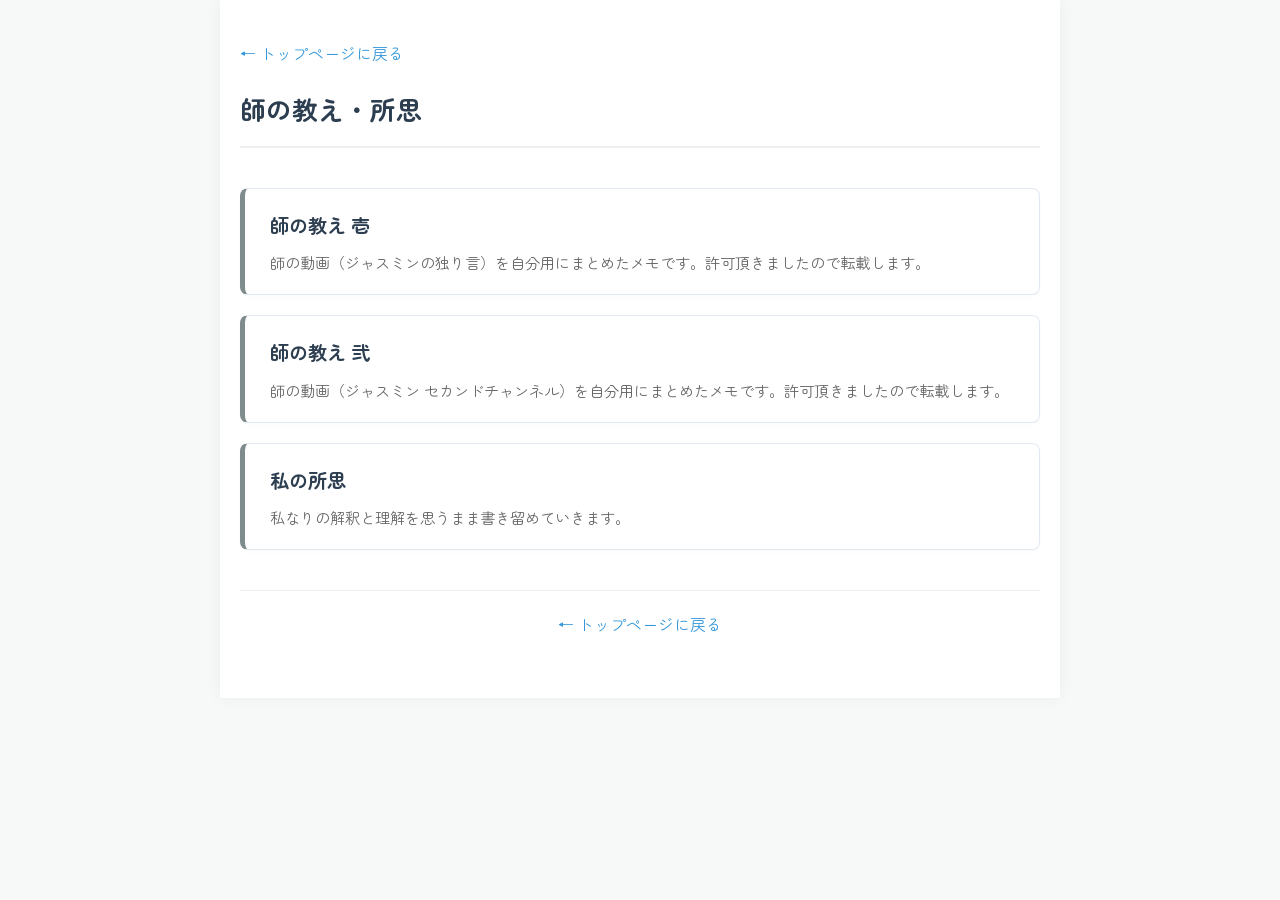
<file: teachings.html>
<!DOCTYPE html>
<html lang="ja">
<head>
  <meta charset="UTF-8">
  <meta name="viewport" content="width=device-width, initial-scale=1">
  <meta name="description" content="浄化浄霊への理解を深めるための、師の教えと私の所思についてまとめています。">
  <title>師の教え・所思｜遍く魂に光あれ</title>
  <link rel="icon" type="image/png" sizes="512x512" href="images/icon-512.png">
  <link rel="stylesheet" href="assets/css/style.css">
</head>
<body>
  <div class="container">
    <div class="nav-links">
      <a href="index.html">← トップページに戻る</a>
    </div>

    <h1>師の教え・所思</h1>

    <div class="menu-list">
      <a href="teaching1.html" class="menu-card">
        <h2>師の教え 壱</h2>
        <p>師の動画（ジャスミンの独り言）を自分用にまとめたメモです。許可頂きましたので転載します。</p>
      </a>

      <a href="teaching2.html" class="menu-card">
        <h2>師の教え 弐</h2>
        <p>師の動画（ジャスミン セカンドチャンネル）を自分用にまとめたメモです。許可頂きましたので転載します。</p>
      </a>

      <a href="thought.html" class="menu-card">
        <h2>私の所思</h2>
        <p>私なりの解釈と理解を思うまま書き留めていきます。</p>
      </a>
    </div>

    <div class="nav-links center">
      <a href="index.html">← トップページに戻る</a>
    </div>
  </div>
</body>
</html>
</file>
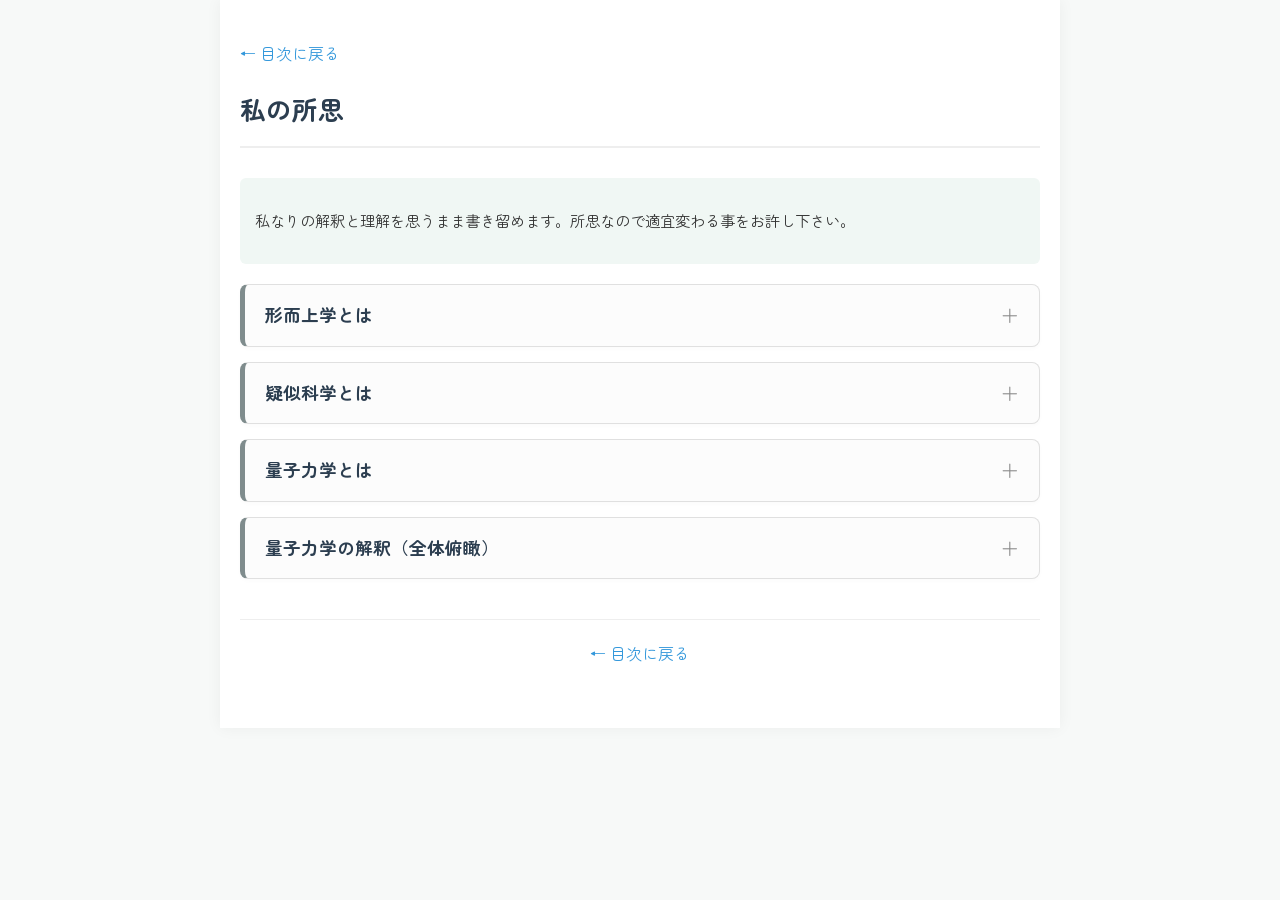
<file: thought.html>
<!DOCTYPE html>
<html lang="ja">
<head>
  <meta charset="UTF-8">
  <meta name="viewport" content="width=device-width, initial-scale=1">
  <meta name="description" content="浄化浄霊に関する私の所思（形而上学、疑似科学、量子力学など）。">
  <title>私の所思｜遍く魂に光あれ</title>
  <link rel="icon" type="image/png" sizes="512x512" href="images/icon-512.png">
  <link rel="stylesheet" href="assets/css/style.css">
</head>
<body>
  <div class="container">
    <div class="nav-links">
      <a href="teachings.html">← 目次に戻る</a>
    </div>

    <h1>私の所思</h1>
    
    <div class="content-wrapper">
      <div class="intro-text">
        <p>私なりの解釈と理解を思うまま書き留めます。所思なので適宜変わる事をお許し下さい。</p>
      </div>

      <details class="topic-details" id="metaphysics">
        <summary>形而上学とは</summary>
        <div class="topic-content">
          <p>私は「スピリチュアル」という表現が、ご利益・ご都合主義の様に感じ、あまり好きにはなれません。それは既存の宗教に対しても同じ気持ちです。</p>
          <p>大元や真理はひとつと捉え、特定の教義への依存や拘りを止め、普遍的な解釈を求める為に「形而上学」という表現が好きです。作法や戒律を守る事より、八百万の神を敬う日本人らしく、人知を超えた世界を認め、自然に謙虚でありたいです。</p>
          <p>雑記になりますが私の考えを記述していきます。</p>
          <div style="text-align: right; margin-top: 20px;">
            <button class="close-btn" onclick="const d = this.closest('details'); d.open = false; d.scrollIntoView({behavior: 'smooth'});">▲ 閉じて見出しに戻る</button>
          </div>
        </div>
      </details>

      <details class="topic-details">
        <summary>疑似科学とは</summary>
        <div class="topic-content">
          <p>疑似科学とは、科学的な根拠がない、または不十分であるにもかかわらず、科学的であるかのように見せかけた主張や理論の総称です。有名なカルト教団も科学の引用が盛んでしたし、最近では量子力学の名を借りた様々なセミナーや書籍が多く出ています。</p>
          <p>そう言いながら私は疑似科学を全面的に否定しているのではありません。科学は仮説と証明で進歩するのであって、間違っているとは言い切れません。コペルニクスが天動説から地動説を唱え、200年経ってから証明されたのと同様に、今は未だ仮説でも遠い将来証明される可能性があります。</p>
          <p>ですので、科学を形而上学の”比喩”として用いる事は賛成ですが、”根拠”として飛びつくのは大変危険な行為と考えます。危険を避けるために、何処までが証明されて何処までが仮説なのかを見極める（知っておく）のが重要です。</p>
          <div style="text-align: right; margin-top: 20px;">
            <button class="close-btn" onclick="const d = this.closest('details'); d.open = false; d.scrollIntoView({behavior: 'smooth'});">▲ 閉じて見出しに戻る</button>
          </div>
        </div>
      </details>

      <details class="topic-details">
        <summary>量子力学とは</summary>
        <div class="topic-content">
          <p>古典力学に対し量子力学は、理論が完全に整う前に実験が先に「量子の奇妙さ」を示し、実験が理論を強制的に進化させてきたという歴史を持っています。</p>
          <p>つまり、量子力学の“現象”は証明されているが、その“意味”や“背景構造”はまだ解明されていない、のが特徴です。</p>
          <table>
            <thead>
              <tr>
                <th>現況</th>
                <th>項目</th>
              </tr>
            </thead>
            <tbody>
              <tr>
                <td>実験で確立（揺るがない）</td>
                <td>波動性・粒子性<br>トンネル効果<br>エンタングルメント<br>ベルの不等式の破れ<br>デコヒーレンス<br>量子コンピュータの基本動作</td>
              </tr>
              <tr>
                <td>理論は強固だが解釈が未確定</td>
                <td>波動関数の正体<br>観測問題<br>多世界解釈<br>パイロット波<br>ψ-ontic / ψ-epistemic</td>
              </tr>
              <tr>
                <td>理論はあるが未検証</td>
                <td>量子重力<br>超弦理論（多次元）<br>M理論<br>ブレーンワールド<br>ホログラフィック原理<br>量子情報宇宙論</td>
              </tr>
              <tr>
                <td>仮説段階（科学的だが証拠不足）</td>
                <td>Orch OR（量子脳理論）<br>意識と量子の関係<br>量子脳仮説全般</td>
              </tr>
            </tbody>
          </table>
          <p>多くのスピリチュアル系疑似科学は「量子脳仮説全般」に該当し、近年急速に発展しているOrch-OR理論に寄りかかる内容だと思いますが、未だ古典的な脳神経科学の方が優位であって、早合点を避けるべき領域です。</p>
          <p>またOrch-OR理論のベースになるのは「量子情報宇宙論」で、波動関数の正体を問う量子力学最大の未解決問題でもあります。</p>
          <p>確立できれば理論的に大変美しい構造になるのですが、未だ仮説の仮説であることを意識しましょう。</p>
          <div style="text-align: right; margin-top: 20px;">
            <button class="close-btn" onclick="const d = this.closest('details'); d.open = false; d.scrollIntoView({behavior: 'smooth'});">▲ 閉じて見出しに戻る</button>
          </div>
        </div>
      </details>

      <details class="topic-details">
        <summary>量子力学の解釈（全体俯瞰）</summary>
        <div class="topic-content">
          <p>前章で触れた「波動関数（量子の波）の正体」や、それがどのようにして1つの現実（粒）になるのかという「観測問題」に対しては、現在も決着がついておらず、大きく分けて10個もの有力な仮説が存在します。</p>
          <p>一部のスピリチュアルや疑似科学では、自分たちの都合の良い解釈（特に「意識」を特別視する理論など）だけを切り取って「科学的に証明された」と語ることがあります。盲目的に何かを信じてしまう前に、まずは人類が考え出したあらゆる可能性の地図を一望し、全体を俯瞰しておくことが重要です。</p>
          
          <h4 style="margin-top: 20px;">【量子論と宇宙論の10大仮説・完全統合マッピング表】</h4>
          <table>
            <thead>
              <tr>
                <th>分類</th>
                <th>仮説・解釈名</th>
                <th>現実が確定する理由【超訳】</th>
                <th>「意識」の物理的立ち位置</th>
                <th>宇宙論への拡張（マクロの姿）</th>
              </tr>
            </thead>
            <tbody>
              <tr>
                <td><strong>【基本】</strong><br>理由は問わない</td>
                <td><strong>① コペンハーゲン解釈</strong></td>
                <td>測定した瞬間に決まった。<br>（測定前のことは考えるな）</td>
                <td>物理法則の外側にあるもの<br>（計算には不要なので深入りしない）</td>
                <td><strong>実証主義的宇宙</strong><br>観測可能な領域のみを扱う</td>
              </tr>
              <tr>
                <td><strong>【主観的収縮】</strong><br>意識・情報が鍵</td>
                <td><strong>② ノイマン＝ウィグナー仮説</strong></td>
                <td>人間の「心（意識）」が認識した瞬間に初めて止まる</td>
                <td>現実を確定させる究極のトリガー<br>（物質より意識が優位に立つ）</td>
                <td><strong>参加型宇宙（人間原理）</strong><br>意識ある観測者が宇宙を確定する</td>
              </tr>
              <tr>
                <td><strong>【主観的収縮】</strong><br>意識・情報が鍵</td>
                <td><strong>③ QBism（量子ベイズ主義）</strong></td>
                <td>物理変化ではなく、頭の中の「予想（確率）」が更新されただけ</td>
                <td>確率を予測し行動する主体<br>（波は観測者の信念のカタログ）</td>
                <td><strong>情報論的・主観的宇宙</strong><br>客観的宇宙はなく主体の情報更新の総体</td>
              </tr>
              <tr>
                <td><strong>【客観的収縮】</strong><br>物理法則で決まる</td>
                <td><strong>④ ペンローズのOR理論</strong></td>
                <td>「重力の歪み」に空間が耐えきれず、自然にパタンと倒れる</td>
                <td>重力による量子収縮の「産物」<br>（脳内での収縮統合が意識となる）</td>
                <td><strong>量子重力理論的宇宙</strong><br>ミクロと相対性理論（時空）の統合</td>
              </tr>
              <tr>
                <td><strong>【客観的収縮】</strong><br>物理法則で決まる</td>
                <td><strong>⑤ GRW理論（自発的崩壊）</strong></td>
                <td>粒子が何兆個も集まると、確率のドミノ倒しで勝手に止まる</td>
                <td>まったく無関係<br>（人間がいなくてもマクロは確定する）</td>
                <td><strong>確率的ノイズを持つ古典的宇宙</strong><br>基礎方程式に自発的確定が組み込まれる</td>
              </tr>
              <tr>
                <td><strong>【分岐・全体】</strong><br>収縮などしていない</td>
                <td><strong>⑥ 多世界解釈</strong></td>
                <td>止まっていない。<br>「表の宇宙」と「裏の宇宙」に世界が分裂した</td>
                <td>分岐した無数の自分の「1つ」<br>（各宇宙の自分が別々の現実を認識する）</td>
                <td><strong>量子マルチバース（並行宇宙）</strong><br>あらゆる可能性が実現する無限のパラレルワールド</td>
              </tr>
              <tr>
                <td><strong>【分岐・全体】</strong><br>収縮などしていない</td>
                <td><strong>⑦ ボームの暗在系</strong></td>
                <td>最初から結果は決まっており、背後の「見えない波」が操っている</td>
                <td>宇宙全体のネットワークの一部<br>（物質も意識も暗在系から投影される）</td>
                <td><strong>ホログラフィック・非局所的宇宙</strong><br>空間を超えて万物が深層で1つに繋がる</td>
              </tr>
              <tr>
                <td><strong>【分岐・全体】</strong><br>収縮などしていない</td>
                <td><strong>⑧ 関係量子力学</strong></td>
                <td>誰かと「関わった時」に、その相手に対してだけ結果が決まる</td>
                <td>特別な存在ではない<br>（人間も石も対等な「関係の一端」）</td>
                <td><strong>相対論的ネットワーク宇宙</strong><br>絶対的状態はなく万物同士の相互作用の網</td>
              </tr>
              <tr>
                <td><strong>【分岐・全体】</strong><br>収縮などしていない</td>
                <td><strong>⑨ 一貫した歴史解釈</strong></td>
                <td>矛盾のない「筋の通った脚本（歴史シナリオ）」が確率的に選ばれる</td>
                <td>宇宙の歴史の中の「1ページ」<br>（観測者を特別扱いせず方程式から排除）</td>
                <td><strong>量子宇宙論（ビッグバン宇宙）</strong><br>観測者がいない初期宇宙からの一貫記述</td>
              </tr>
              <tr>
                <td><strong>【時間の逆流】</strong><br>双方向の時間</td>
                <td><strong>⑩ 交流解釈</strong></td>
                <td>過去からの波と、「未来から逆流する波」が握手して決まった</td>
                <td>未来の観測結果を受け取る端緒<br>（意識より未来の吸収体との合意が重要）</td>
                <td><strong>時間対称・逆因果宇宙</strong><br>未来の出来事が現在を決定づける時空</td>
              </tr>
            </tbody>
          </table>

          <p style="margin-top: 20px;">現時点ではどの仮説も実験で完全な決着がついていないため、「どの分野の専門家か」によって支持する理論が全く異なるという面白い現象が起きています。以下の表は、各分野がどのような価値観からどの仮説を好むかのマトリクスです。</p>

          <h4 style="margin-top: 20px;">【専門分野別の支持傾向マトリクス】</h4>
          <table>
            <thead>
              <tr>
                <th>専門分野・立場</th>
                <th>最も重視する価値観</th>
                <th>特に好まれる仮説</th>
              </tr>
            </thead>
            <tbody>
              <tr>
                <td><strong>工学者・実験物理学者</strong></td>
                <td><strong>実用性・計算のしやすさ</strong><br>（実験結果と合えばよい）</td>
                <td><strong>① コペンハーゲン解釈</strong></td>
              </tr>
              <tr>
                <td><strong>数学者・数理物理学者</strong></td>
                <td><strong>数式の美しさ・論理の一貫性</strong><br>（例外や曖昧な定義を嫌う）</td>
                <td><strong>⑥ 多世界解釈</strong><br><strong>⑦ ボームの暗在系</strong></td>
              </tr>
              <tr>
                <td><strong>宇宙論者</strong></td>
                <td><strong>観測者がいない初期宇宙の記述</strong><br>（宇宙全体を外側から扱いたい）</td>
                <td><strong>⑥ 多世界解釈</strong><br><strong>⑨ 一貫した歴史解釈</strong></td>
              </tr>
              <tr>
                <td><strong>情報科学者・AI研究者</strong></td>
                <td><strong>情報理論との整合性</strong><br>（物質より情報を基礎に置く）</td>
                <td><strong>③ QBism</strong><br><strong>⑧ 関係量子力学</strong></td>
              </tr>
              <tr>
                <td><strong>神学者・哲学者・心理学者</strong></td>
                <td><strong>意識の尊厳・意味・全体性</strong><br>（心や神秘を方程式から排除しない）</td>
                <td><strong>② ノイマン＝ウィグナー</strong><br><strong>⑦ ボームの暗在系</strong><br><strong>④ ペンローズのOR</strong></td>
              </tr>
            </tbody>
          </table>

          <p style="margin-top: 20px;">このように俯瞰すると、「どれか1つが絶対の真理として証明されている」のではなく、「人間が宇宙のどの側面（実用性、数学的美、宇宙の歴史、情報、あるいは心）に光を当てたいかによって、選ばれるレンズが変わる」という構造が浮き彫りになります。特定の説に飛びつく前に、まずはこの立ち位置を認識しておくことが、健全な探求の第一歩だと考えます。</p>

          <div style="text-align: right; margin-top: 20px;">
            <button class="close-btn" onclick="const d = this.closest('details'); d.open = false; d.scrollIntoView({behavior: 'smooth'});">▲ 閉じて見出しに戻る</button>
          </div>
        </div>
      </details>
    </div>

    <div class="nav-links center">
      <a href="teachings.html">← 目次に戻る</a>
    </div>
  </div>
</body>
</html>
</file>
<file: assets/css/style.css>
@import url('https://fonts.googleapis.com/css2?family=Zen+Maru+Gothic:wght@300;400;500&display=swap');

/* -----------------------------------
   ベース設定
----------------------------------- */
body {
  margin: 0;
  font-family: 'Zen Maru Gothic', 'Helvetica Neue', Arial, 'Hiragino Kaku Gothic ProN', 'Hiragino Sans', Meiryo, sans-serif;
  line-height: 1.7;
  padding-bottom: 0; 
  color: #333;
  background-color: #f7f9f8;
}

.container {
  max-width: 800px;
  margin: 0 auto;
  padding: 20px 20px 40px 20px;
  background-color: #fff;
  box-shadow: 0 0 15px rgba(0,0,0,0.05);
}

h1 {
  text-align: left;
  color: #2c3e50;
  border-bottom: 2px solid #eee;
  padding-bottom: 15px;
  margin-bottom: 30px;
  font-size: 1.6rem;
}

/* -----------------------------------
   ヘッダー画像
----------------------------------- */
.header-image {
  width: 100%;
  height: 40vh;
  object-fit: cover;
  object-position: center;
  display: block;
  margin-bottom: 20px;
}

/* -----------------------------------
   トップページ・目次ページのカード
----------------------------------- */
.menu-list {
  width: 100%;
  margin: 40px 0 0 0;
}
.menu-card {
  display: block;
  background-color: #fff;
  border: 1px solid #e2e8f0;
  border-radius: 8px;
  padding: 20px 25px;
  margin-bottom: 20px;
  text-decoration: none;
  color: inherit;
  transition: all 0.3s ease;
  box-shadow: 0 2px 5px rgba(0,0,0,0.02);
  border-left: 5px solid #7f8c8d;
}
.menu-card:last-child {
  margin-bottom: 0;
}
.menu-card:hover {
  background-color: #f4f6f6;
  transform: translateY(-2px);
  box-shadow: 0 4px 10px rgba(0,0,0,0.05);
}
.menu-card h2 {
  margin: 0 0 10px 0;
  font-size: 1.2rem;
  color: #2c3e50;
}
.menu-card p {
  margin: 0;
  font-size: 0.95rem;
  color: #666;
  line-height: 1.5;
}

/* -----------------------------------
   アコーディオン（detailsタグ）と静的カード
----------------------------------- */
.content-wrapper {
  width: 100%;
  margin: 0;
}
.topic-details, .static-card {
  background-color: #fcfcfc;
  border: 1px solid #e0e0e0;
  border-radius: 8px;
  margin-bottom: 15px;
  box-shadow: 0 2px 4px rgba(0,0,0,0.02);
  border-left: 5px solid #7f8c8d;
}
.static-card {
  padding: 18px 20px;
}
.static-card h2 {
  margin: 0 0 5px 0;
  font-size: 1.1rem;
  color: #2c3e50;
}
.static-card p {
  margin: 0;
  font-size: 0.95rem;
  color: #666;
}

.topic-details summary {
  padding: 18px 120px 18px 20px; /* 右側にアイコンと「＋」が入る分の余白を確保 */
  font-size: 1.1rem;
  font-weight: bold;
  color: #2c3e50;
  cursor: pointer;
  list-style: none;
  position: relative;
  outline: none;
  line-height: 1.4;
}
.topic-details summary::-webkit-details-marker {
  display: none;
}
/* 「＋」マークの位置（上下中央） */
.topic-details summary::after {
  content: '＋';
  position: absolute;
  right: 20px;
  top: 50%;
  transform: translateY(-50%);
  color: #888;
  font-weight: normal;
  font-size: 1.2rem;
}
.topic-details[open] summary::after {
  content: '－';
}
.topic-details[open] summary {
  border-bottom: 1px dashed #ccc;
}

/* サマリ（見出し）の右側に配置するアイコンのスタイル */
.summary-icon {
  position: absolute;
  right: 60px; /* 「＋」マークの左側に並ぶように調整 */
  top: 50%;
  transform: translateY(-50%); /* 上下中央揃え */
  width: 48px;  /* アイコンの大きさ */
  height: 48px;
  object-fit: contain;
  border-radius: 8px; /* カードに馴染む角丸 */
}

.topic-content {
  padding: 20px;
  animation: fadeIn 0.2s ease;
  font-size: 0.98rem;
}
@keyframes fadeIn {
  from { opacity: 0; transform: translateY(-3px); }
  to { opacity: 1; transform: translateY(0); }
}

/* --- コンテンツ内の装飾 --- */
.topic-content section {
  margin-bottom: 20px;
}
.topic-content h3, .topic-content h4 {
  font-size: 1.05rem;
  color: #2c3e50;
  margin-top: 20px;
  margin-bottom: 10px;
  font-weight: bold;
}
.topic-content p {
  line-height: 1.8;
  margin-bottom: 15px;
}
.topic-content ul {
  margin-bottom: 15px;
  padding-left: 20px;
}
.topic-content li {
  margin-bottom: 8px;
  line-height: 1.6;
}
.topic-content table {
  width: 100%;
  border-collapse: collapse;
  margin: 15px 0;
}
.topic-content th, .topic-content td {
  border: 1px solid #ddd;
  padding: 8px;
  text-align: left;
}
.topic-content th {
  background-color: #f2f2f2;
  font-weight: 500;
}

/* -----------------------------------
   汎用装飾パーツ
----------------------------------- */
.intro-text {
  background-color: #f0f7f4;
  padding: 15px;
  border-radius: 6px;
  margin-bottom: 20px;
  font-size: 0.95rem;
}
.close-btn {
  display: inline-block;
  background-color: #f1f1f1;
  color: #555;
  border: 1px solid #ccc;
  border-radius: 4px;
  padding: 8px 16px;
  font-size: 0.9rem;
  cursor: pointer;
  transition: background-color 0.2s;
}
.close-btn:hover {
  background-color: #e2e2e2;
}
.nav-links {
  margin: 20px 0;
  text-align: left;
}
.nav-links.center {
  text-align: center;
  margin-top: 40px;
  border-top: 1px solid #eee;
  padding-top: 20px;
}
.nav-links a {
  color: #3498db;
  text-decoration: none;
}
.nav-links a:hover {
  text-decoration: underline;
}

/* -----------------------------------
   アプリ・スクショ・SNSなど
----------------------------------- */
.app-links { display: flex; align-items: center; margin: 16px 0; }
.app-icon { width: 64px; height: 64px; margin-right: 12px; }

/* スクリーンショット：専用の窓枠（screenshot-item）によるクリッピング処理 */
.screenshot-grid { 
  display: grid;
  grid-template-columns: repeat(2, 1fr);
  gap: 15px;
  max-width: 400px;
  margin: 0 auto 20px auto;
}
/* スクリーンショット：削れ方を最小限にする設定 */
.screenshot-item {
  aspect-ratio: 9 / 16;  
  overflow: hidden;      
  border-radius: 8px;
  background-color: #000;
}
.screenshot-item img { 
  width: 100% !important;
  height: 100% !important; 
  object-fit: contain !important; /* 画像を一切トリミングせず、全体を綺麗に収める */
  transform: none !important;     /* 余計な拡大を完全に解除 */
  display: block;
}

/* YouTube縦長動画のサイズ・大きさを完全統一 */
.video-wrap { 
  max-width: 315px; 
  margin: 0 auto 20px auto; 
}
.video-wrap iframe {
  width: 100% !important;
  height: auto !important;
  aspect-ratio: 9 / 16 !important; 
  border: none;
  border-radius: 8px;
  display: block;
}

/* プロフィールページのSNSアイコンを約1.5倍に拡大 */
.sns-icons { margin-top: 20px; }
.sns-icons a { display: inline-block; margin-right: 20px; transition: opacity 0.2s ease; }
.sns-icons a:hover { opacity: 0.7; }
.sns-icon { width: 30px; height: 30px; vertical-align: middle; display: inline-block; }

/* -----------------------------------
   フッター
----------------------------------- */
.site-footer {
  text-align: center;
  padding: 30px 20px;
  margin-top: 0;
  color: #7f8c8d;
  font-size: 0.9rem;
  background-color: #f7f9f8;
}
.site-footer a { color: inherit; text-decoration: none; }
</file>
